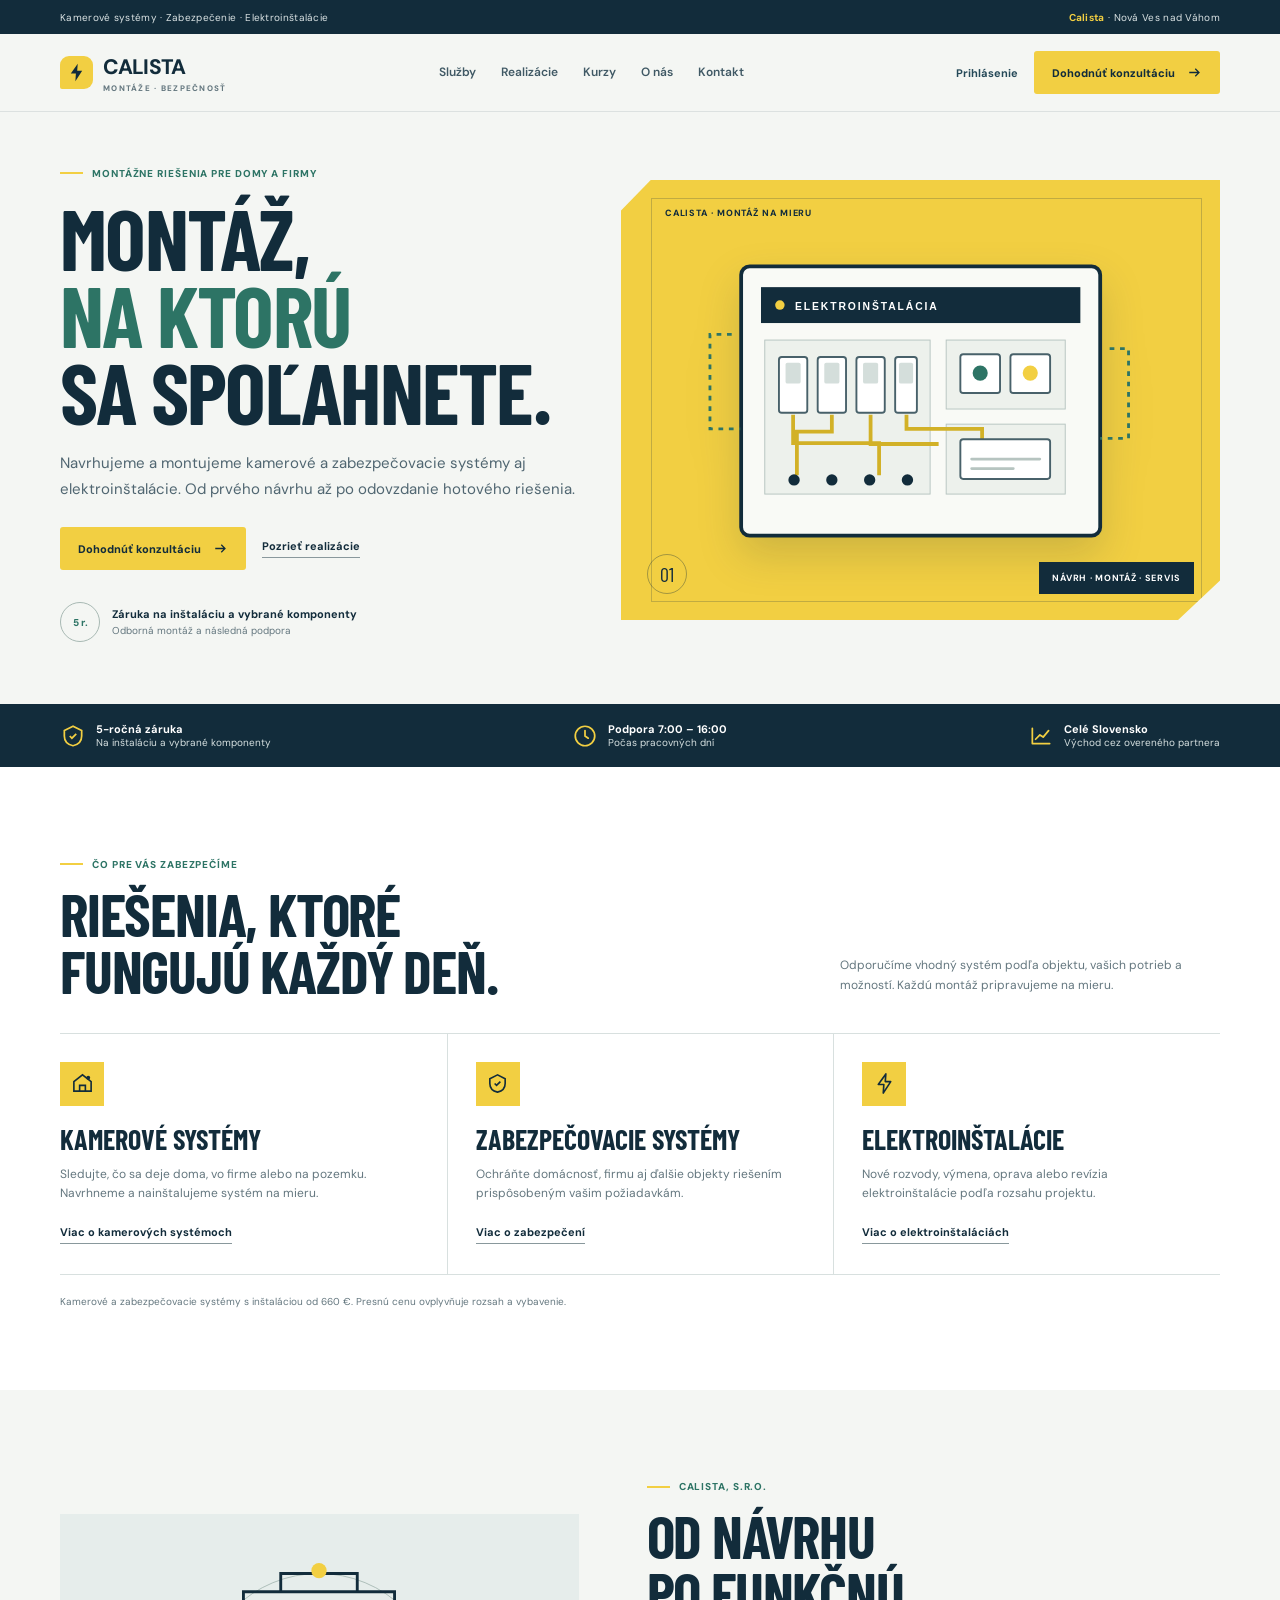
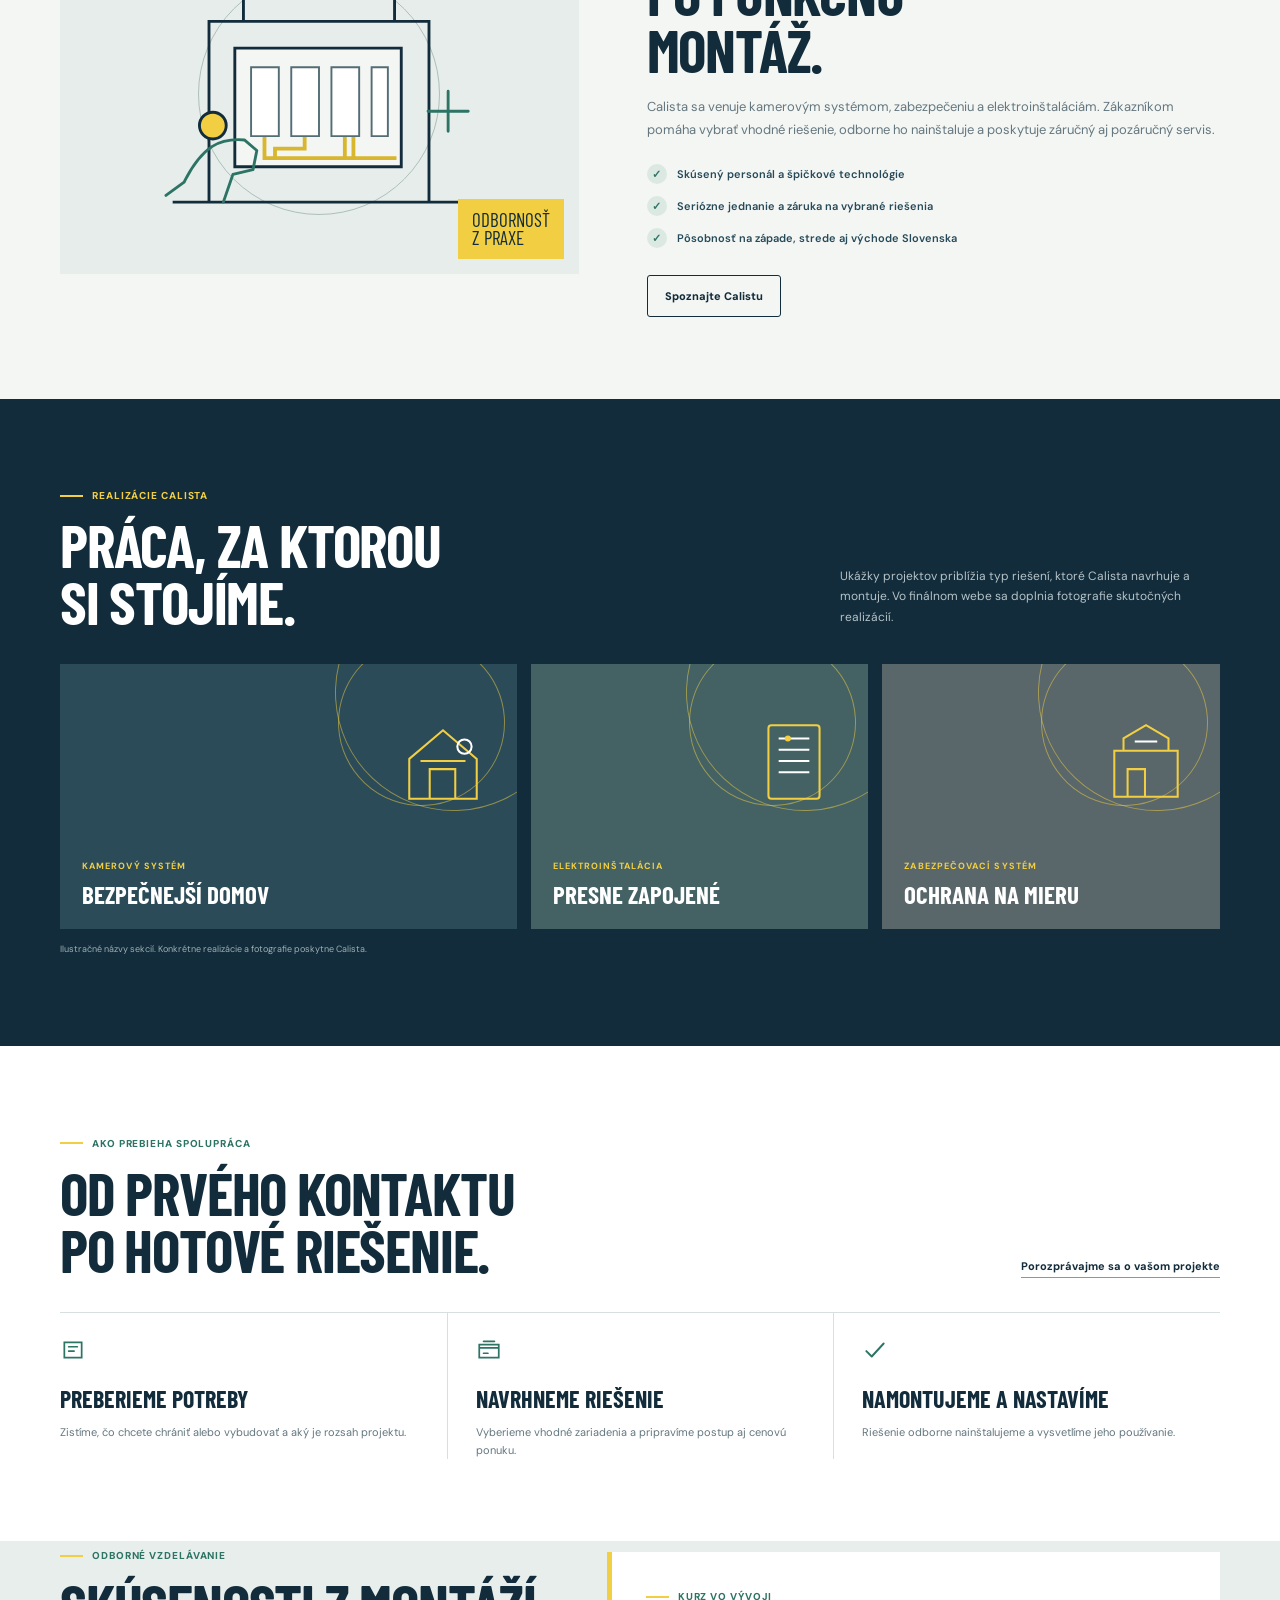
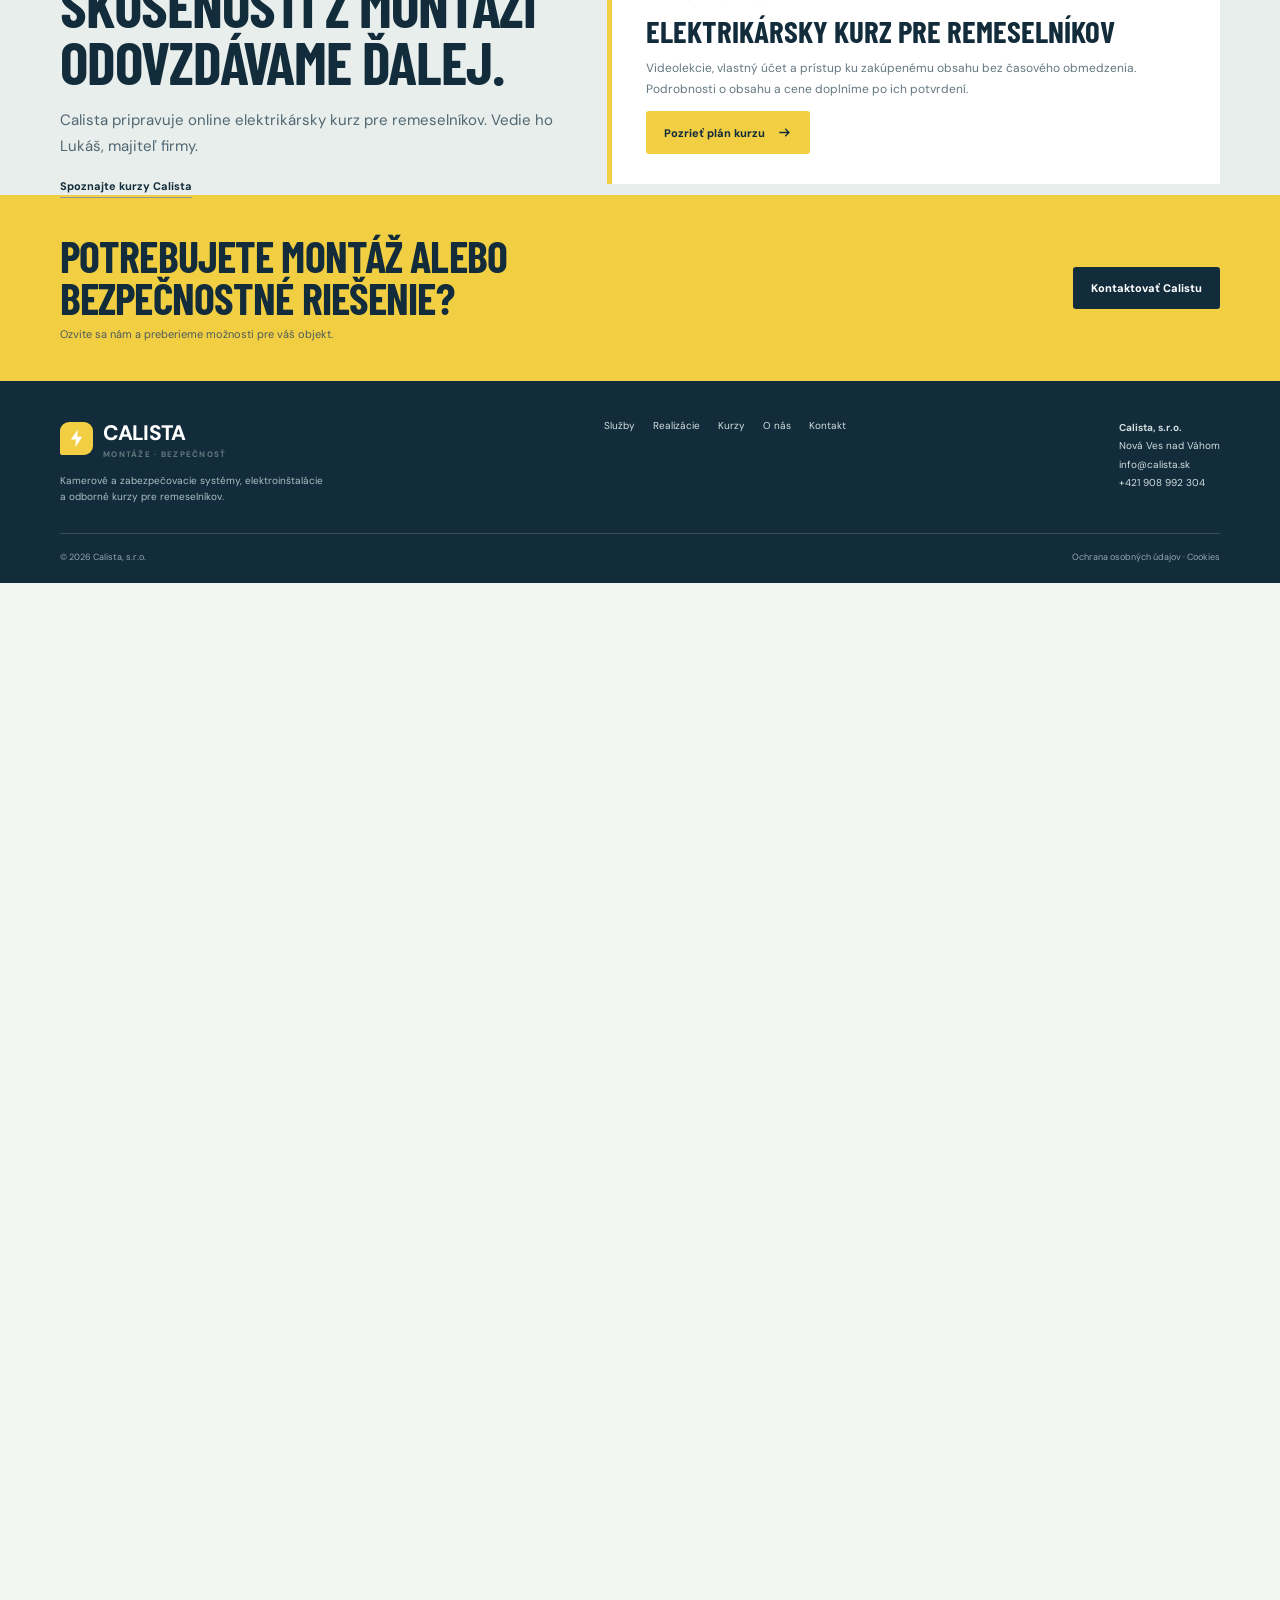
<file: index.html>
<!doctype html>
<html lang="sk">
<head>
  <meta charset="utf-8">
  <meta name="viewport" content="width=device-width, initial-scale=1">
  <meta http-equiv="refresh" content="0; url=/calista-multipage/">
  <title>Calista | Montáže a bezpečnosť</title>
  <link rel="canonical" href="/calista-multipage/">
</head>
<body>
  <p>Stránka Calista sa otvára. Ak sa nepresmerujete automaticky, <a href="/calista-multipage/">pokračujte na web Calista</a>.</p>
</body>
</html>
</file>
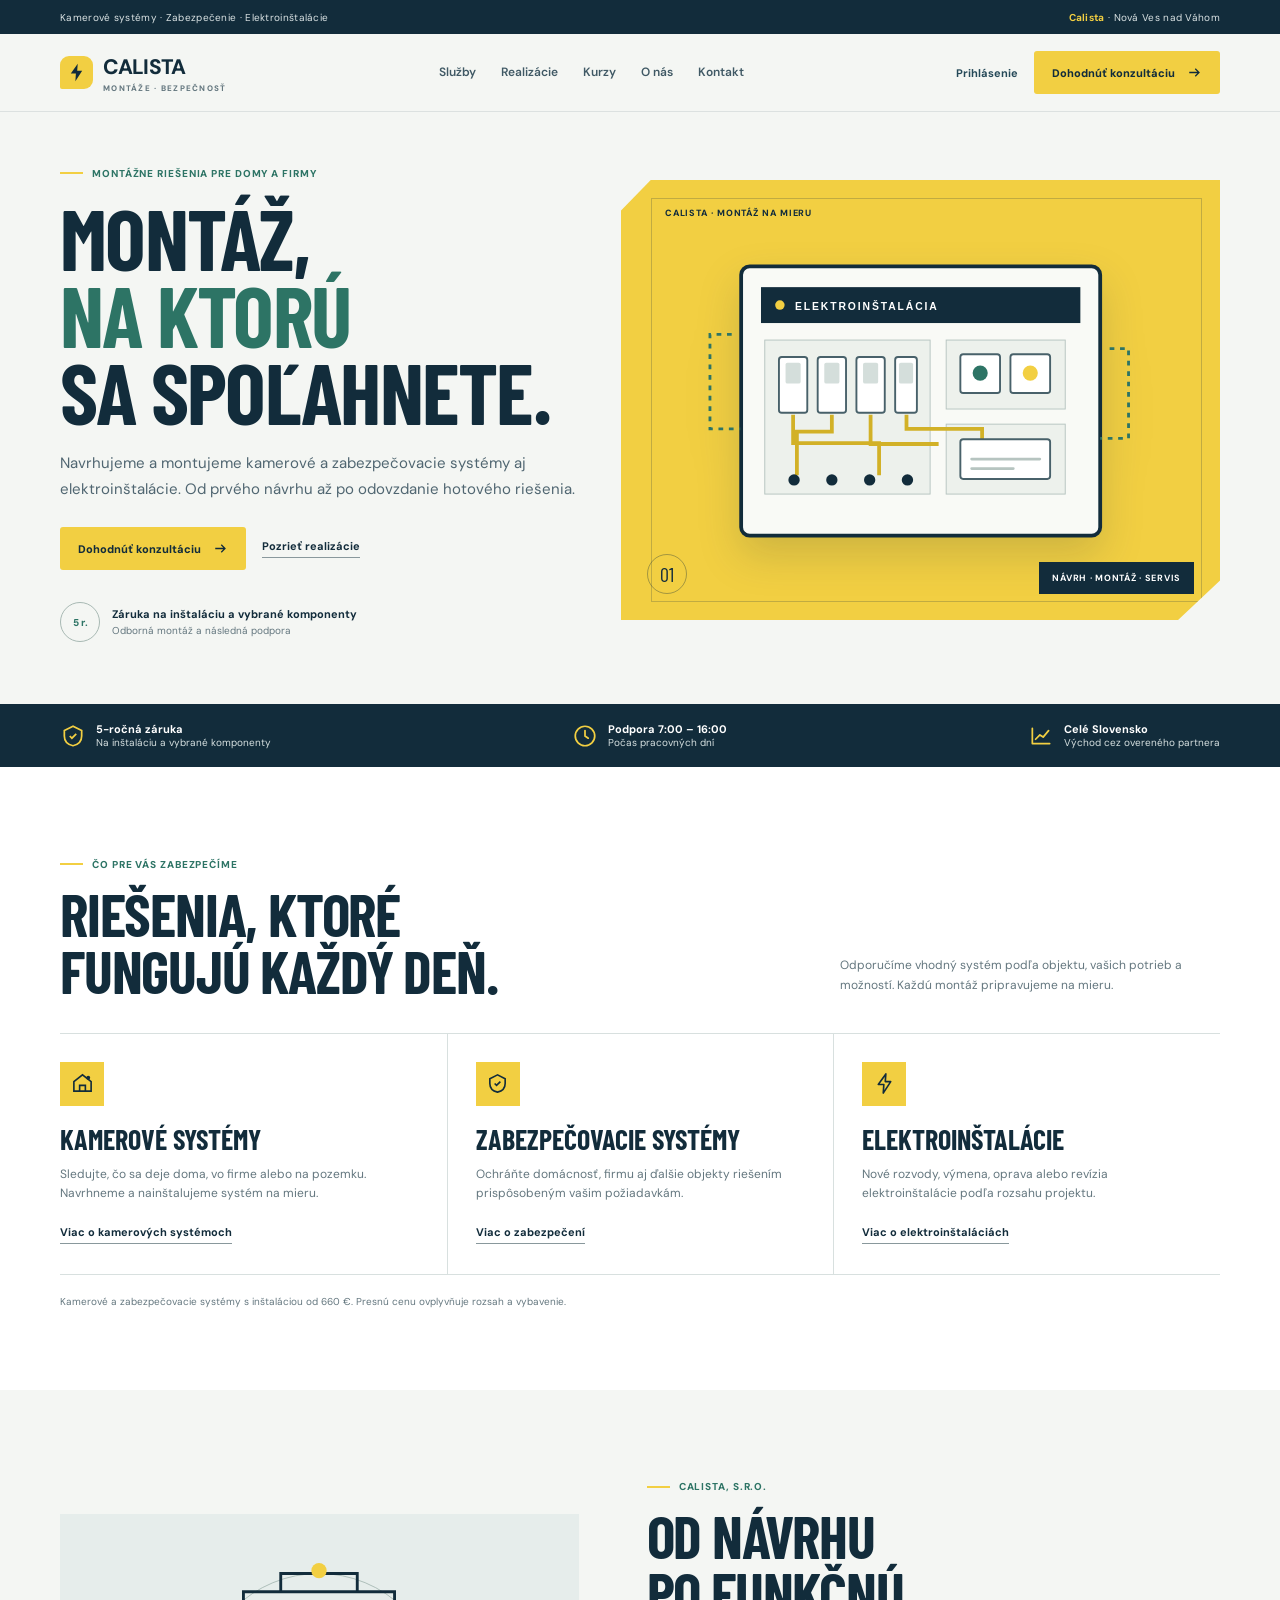
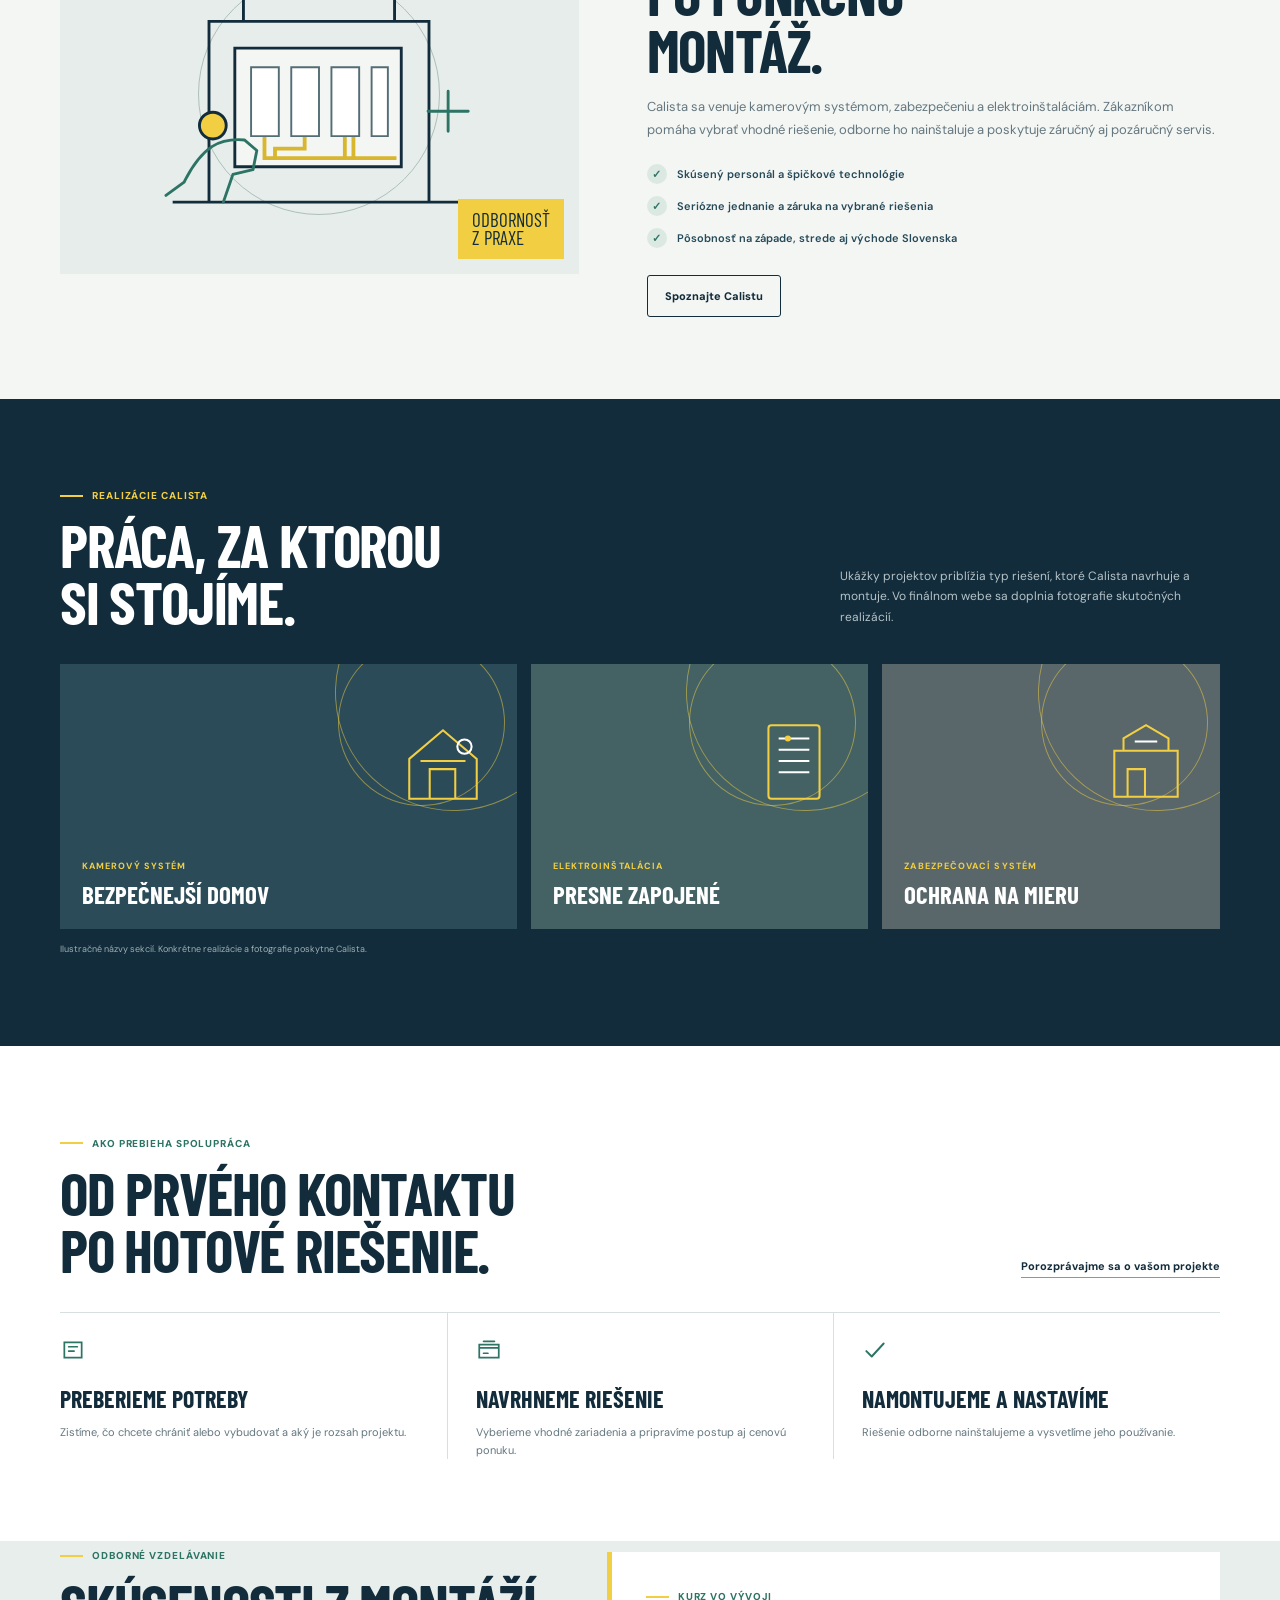
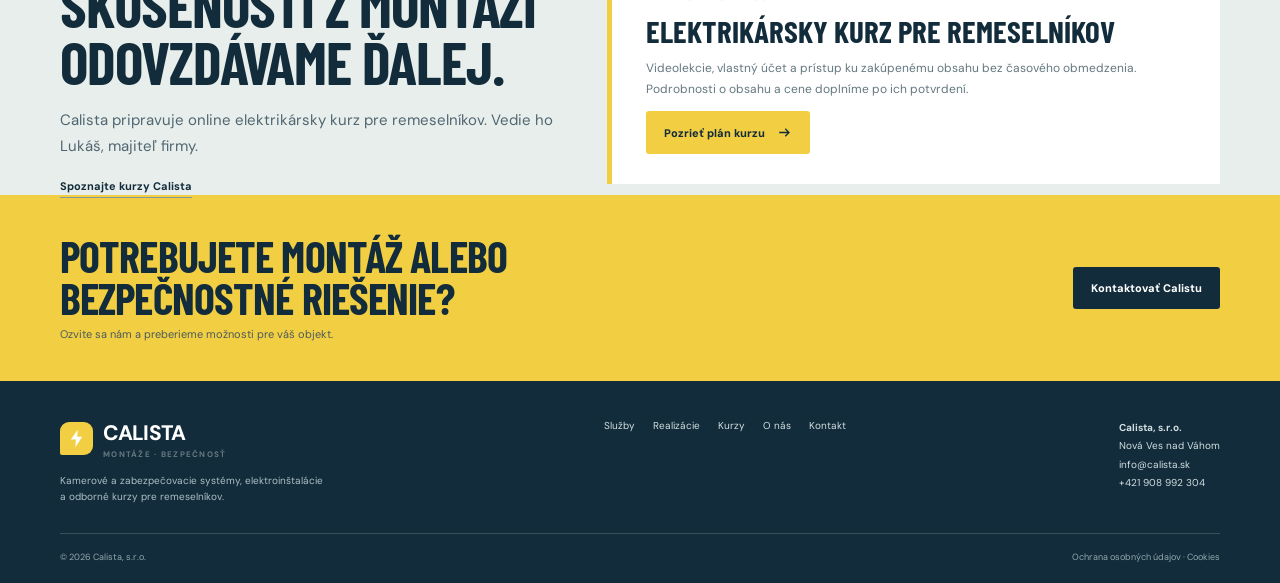
<file: calista-multipage/index.html>
<!doctype html>
<html lang="sk">
<head>
  <meta charset="utf-8"><meta name="viewport" content="width=device-width, initial-scale=1"><meta name="theme-color" content="#122c3b">
  <title>Calista | Kamerové systémy, zabezpečenie a elektroinštalácie</title><link rel="icon" href="assets/favicon.svg" type="image/svg+xml">
  <meta name="description" content="Calista navrhuje a montuje kamerové a zabezpečovacie systémy a elektroinštalácie. Pozrite si služby a realizácie alebo si dohodnite konzultáciu.">
  <link rel="stylesheet" href="assets/site.css">
</head>
<body data-page="home">
  <div class="topbar"><div class="container"><span>Kamerové systémy · Zabezpečenie · Elektroinštalácie</span><span><strong>Calista</strong> · Nová Ves nad Váhom</span></div></div>
  <header class="header"><div class="container nav">
    <a class="brand" href="index.html"><span class="brand-mark"><svg viewBox="0 0 24 24" fill="none"><path d="M13.4 2 5.5 13h5.8L10.7 22l7.8-12h-5.7L13.4 2Z" fill="currentColor"/></svg></span><span>CALISTA<small>MONTÁŽE · BEZPEČNOSŤ</small></span></a>
    <nav class="nav-links"><a data-page-link="services" href="sluzby.html">Služby</a><a data-page-link="work" href="realizacie.html">Realizácie</a><a data-page-link="courses" href="kurzy.html">Kurzy</a><a data-page-link="about" href="o-nas.html">O nás</a><a data-page-link="contact" href="kontakt.html">Kontakt</a></nav>
    <div class="nav-actions"><a class="login-link" href="prihlasenie.html">Prihlásenie</a><a class="btn" href="kontakt.html">Dohodnúť konzultáciu <svg viewBox="0 0 20 20" fill="none"><path d="M3 10h13m-5-5 5 5-5 5" stroke="currentColor" stroke-width="1.7"/></svg></a><button class="menu-toggle" aria-label="Otvoriť menu" aria-expanded="false"><svg width="22" height="22" viewBox="0 0 24 24" fill="none"><path d="M4 7h16M4 12h16M4 17h16" stroke="currentColor" stroke-width="1.7"/></svg></button></div>
  </div></header>
  <main>
    <section class="hero"><div class="container hero-grid"><div class="hero-copy"><div class="eyebrow">Montážne riešenia pre domy a firmy</div><h1>Montáž,<br><span>na ktorú</span><br>sa spoľahnete.</h1><p class="lead">Navrhujeme a montujeme kamerové a zabezpečovacie systémy aj elektroinštalácie. Od prvého návrhu až po odovzdanie hotového riešenia.</p><div class="hero-actions"><a class="btn" href="kontakt.html">Dohodnúť konzultáciu <svg viewBox="0 0 20 20" fill="none"><path d="M3 10h13m-5-5 5 5-5 5" stroke="currentColor" stroke-width="1.7"/></svg></a><a class="text-link" href="realizacie.html">Pozrieť realizácie</a></div><div class="hero-proof"><span class="proof-seal">5 r.</span><span><b>Záruka na inštaláciu a vybrané komponenty</b>Odborná montáž a následná podpora</span></div></div>
      <div class="hero-visual"><div class="visual-label">Calista · Montáž na mieru</div><svg class="panel-art" viewBox="0 0 520 380" role="img" aria-label="Ilustrácia elektroinštalačného rozvádzača"><rect x="70" y="48" width="380" height="285" rx="9" fill="#f9faf6" stroke="#122c3b" stroke-width="4"/><rect x="91" y="70" width="338" height="38" fill="#122c3b"/><circle cx="111" cy="89" r="5" fill="#f2cf42"/><text x="127" y="94" fill="#fff" font-family="Arial,sans-serif" font-size="11" font-weight="700" letter-spacing="2">ELEKTROINŠTALÁCIA</text><rect x="95" y="126" width="175" height="163" fill="#edf1ec" stroke="#b6c4c0"/><rect x="287" y="126" width="126" height="73" fill="#edf1ec" stroke="#b6c4c0"/><rect x="287" y="215" width="126" height="74" fill="#edf1ec" stroke="#b6c4c0"/><g fill="#fff" stroke="#48616a" stroke-width="2"><rect x="110" y="144" width="30" height="59" rx="3"/><rect x="151" y="144" width="30" height="59" rx="3"/><rect x="192" y="144" width="30" height="59" rx="3"/><rect x="233" y="144" width="23" height="59" rx="3"/></g><g fill="#d4dedb"><rect x="117" y="150" width="16" height="22" rx="2"/><rect x="158" y="150" width="16" height="22" rx="2"/><rect x="199" y="150" width="16" height="22" rx="2"/><rect x="237" y="150" width="15" height="22" rx="2"/></g><g stroke="#d2b127" stroke-width="4" fill="none"><path d="M125 205v30h91v34M166 205v18h-37v46M207 205v31h72M245 205v15h80v39"/></g><g fill="#122c3b"><circle cx="126" cy="274" r="6"/><circle cx="166" cy="274" r="6"/><circle cx="206" cy="274" r="6"/><circle cx="246" cy="274" r="6"/></g><g fill="#fff" stroke="#48616a" stroke-width="2"><rect x="302" y="141" width="42" height="41" rx="3"/><rect x="355" y="141" width="42" height="41" rx="3"/><rect x="302" y="231" width="95" height="42" rx="3"/></g><circle cx="323" cy="161" r="8" fill="#2d7465"/><circle cx="376" cy="161" r="8" fill="#f2cf42"/><path d="M314 252h72M314 262h44" stroke="#b6c4c0" stroke-width="3" stroke-linecap="round"/><path d="M60 120H37v100h32M460 135h20v95h-30" fill="none" stroke="#2d7465" stroke-width="3" stroke-dasharray="5 6"/></svg><span class="visual-mark">01</span><span class="visual-tag">Návrh · Montáž · Servis</span></div>
    </div></section>
    <section class="trustbar"><div class="container"><div class="trust-item"><svg class="trust-icon" viewBox="0 0 24 24" fill="none"><path d="M12 3 4 7v5c0 5 3.5 8 8 9 4.5-1 8-4 8-9V7l-8-4Z" stroke="currentColor" stroke-width="1.6"/><path d="m9 12 2 2 4-4" stroke="currentColor" stroke-width="1.6"/></svg><span><strong>5-ročná záruka</strong>Na inštaláciu a vybrané komponenty</span></div><div class="trust-item"><svg class="trust-icon" viewBox="0 0 24 24" fill="none"><circle cx="12" cy="12" r="9" stroke="currentColor" stroke-width="1.6"/><path d="M12 7v5l3 2" stroke="currentColor" stroke-width="1.6" stroke-linecap="round"/></svg><span><strong>Podpora 7:00 – 16:00</strong>Počas pracovných dní</span></div><div class="trust-item"><svg class="trust-icon" viewBox="0 0 24 24" fill="none"><path d="M4 19V5m0 14h16M7 15l4-4 3 2 5-6" stroke="currentColor" stroke-width="1.6" stroke-linecap="round" stroke-linejoin="round"/></svg><span><strong>Celé Slovensko</strong>Východ cez overeného partnera</span></div></div></section>
    <section class="section section-white"><div class="container"><div class="section-head"><div><div class="eyebrow">Čo pre vás zabezpečíme</div><h2>Riešenia, ktoré<br>fungujú každý deň.</h2></div><p>Odporučíme vhodný systém podľa objektu, vašich potrieb a možností. Každú montáž pripravujeme na mieru.</p></div><div class="service-grid">
      <article class="service-card"><span class="service-icon"><svg viewBox="0 0 24 24" fill="none"><path d="M3 10 12 3l9 7v10H3V10Z" stroke="currentColor" stroke-width="1.7"/><path d="M9 20v-6h6v6" stroke="currentColor" stroke-width="1.7"/><circle cx="18" cy="6" r="2" fill="currentColor"/></svg></span><h3>Kamerové systémy</h3><p>Sledujte, čo sa deje doma, vo firme alebo na pozemku. Navrhneme a nainštalujeme systém na mieru.</p><a class="text-link" href="sluzby.html#kamerove">Viac o kamerových systémoch</a></article>
      <article class="service-card"><span class="service-icon"><svg viewBox="0 0 24 24" fill="none"><path d="M12 3 4 7v5c0 5 3.5 8 8 9 4.5-1 8-4 8-9V7l-8-4Z" stroke="currentColor" stroke-width="1.7"/><path d="m9 12 2 2 4-4" stroke="currentColor" stroke-width="1.7"/></svg></span><h3>Zabezpečovacie systémy</h3><p>Ochráňte domácnosť, firmu aj ďalšie objekty riešením prispôsobeným vašim požiadavkám.</p><a class="text-link" href="sluzby.html#zabezpecenie">Viac o zabezpečení</a></article>
      <article class="service-card"><span class="service-icon"><svg viewBox="0 0 24 24" fill="none"><path d="M13.4 2 5.5 13h5.8L10.7 22l7.8-12h-5.7L13.4 2Z" stroke="currentColor" stroke-width="1.7" stroke-linejoin="round"/></svg></span><h3>Elektroinštalácie</h3><p>Nové rozvody, výmena, oprava alebo revízia elektroinštalácie podľa rozsahu projektu.</p><a class="text-link" href="sluzby.html#elektro">Viac o elektroinštaláciách</a></article>
    </div><p style="margin:20px 0 0;font-size:10px;color:var(--muted)">Kamerové a zabezpečovacie systémy s inštaláciou od 660 €. Presnú cenu ovplyvňuje rozsah a vybavenie.</p></div></section>
    <section class="section"><div class="container split"><div class="illustration"><svg viewBox="0 0 460 320" fill="none" role="img" aria-label="Ilustrácia montážneho rozvádzača a elektroinštalatéra"><path d="M77 273h306M115 273V84h230v189" stroke="#122c3b" stroke-width="3"/><path d="M142 112h174v124H142z" fill="#f4f6f3" stroke="#122c3b" stroke-width="3"/><path d="M159 132h29v72h-29zM201 132h29v72h-29zM243 132h29v72h-29zM285 132h17v72h-17z" fill="white" stroke="#536d75" stroke-width="2"/><path d="M173 205v22h93v-22M215 205v12h-31v10M257 205v22h54" stroke="#d8b62d" stroke-width="4"/><path d="M151 84V53h158v31M190 53V34h80v19" stroke="#122c3b" stroke-width="3"/><circle cx="230" cy="31" r="8" fill="#f2cf42"/><path d="M344 178h42M365 157v42M89 252c9-18 17-29 29-37 11-7 22-8 34-7l13 11-4 20-21 5-10 29M89 252l-19 14" stroke="#2d7465" stroke-width="3" stroke-linecap="round" stroke-linejoin="round"/><circle cx="119" cy="193" r="14" fill="#f2cf42" stroke="#122c3b" stroke-width="3"/></svg><span class="sticker">Odbornosť<br>z praxe</span></div><div class="copy"><div class="eyebrow">Calista, s.r.o.</div><h2>Od návrhu<br>po funkčnú<br>montáž.</h2><p>Calista sa venuje kamerovým systémom, zabezpečeniu a elektroinštaláciám. Zákazníkom pomáha vybrať vhodné riešenie, odborne ho nainštaluje a poskytuje záručný aj pozáručný servis.</p><div class="check-list"><span class="check"><i>✓</i> Skúsený personál a špičkové technológie</span><span class="check"><i>✓</i> Seriózne jednanie a záruka na vybrané riešenia</span><span class="check"><i>✓</i> Pôsobnosť na západe, strede aj východe Slovenska</span></div><a class="btn btn-outline" href="o-nas.html">Spoznajte Calistu</a></div></div></section>
    <section class="section projects-dark"><div class="container"><div class="section-head"><div><div class="eyebrow">Realizácie Calista</div><h2>Práca, za ktorou<br>si stojíme.</h2></div><p>Ukážky projektov priblížia typ riešení, ktoré Calista navrhuje a montuje. Vo finálnom webe sa doplnia fotografie skutočných realizácií.</p></div><div class="project-grid">
      <a class="project-tile" href="realizacie.html"><svg class="project-illustration" viewBox="0 0 90 100" fill="none"><path d="M12 45 45 17l33 28v39H12V45Z" stroke="currentColor" stroke-width="2"/><path d="M32 84V55h25v29M23 47h44" stroke="currentColor" stroke-width="2"/><circle cx="66" cy="33" r="7" stroke="#fff" stroke-width="2"/></svg><span class="project-caption"><small>Kamerový systém</small><h3>Bezpečnejší domov</h3></span></a>
      <a class="project-tile" href="realizacie.html"><svg class="project-illustration" viewBox="0 0 90 100" fill="none"><rect x="20" y="12" width="50" height="72" rx="3" stroke="currentColor" stroke-width="2"/><path d="M30 25h30M30 36h30M30 47h30M30 58h30" stroke="#fff" stroke-width="2"/><circle cx="39" cy="25" r="3" fill="currentColor"/></svg><span class="project-caption"><small>Elektroinštalácia</small><h3>Presne zapojené</h3></span></a>
      <a class="project-tile" href="realizacie.html"><svg class="project-illustration" viewBox="0 0 90 100" fill="none"><path d="M14 37h62v45H14zM23 37V25l22-13 22 13v12M27 82V55h17v27" stroke="currentColor" stroke-width="2"/><path d="M34 28h22" stroke="#fff" stroke-width="2"/></svg><span class="project-caption"><small>Zabezpečovací systém</small><h3>Ochrana na mieru</h3></span></a>
    </div><p class="fineprint">Ilustračné názvy sekcií. Konkrétne realizácie a fotografie poskytne Calista.</p></div></section>
    <section class="section section-white"><div class="container"><div class="section-head"><div><div class="eyebrow">Ako prebieha spolupráca</div><h2>Od prvého kontaktu<br>po hotové riešenie.</h2></div><a class="text-link" href="kontakt.html">Porozprávajme sa o vašom projekte</a></div><div class="steps"><article class="step"><svg viewBox="0 0 24 24" fill="none"><path d="M4 5h16v14H4zM8 9h8M8 13h5" stroke="currentColor" stroke-width="1.6" stroke-linecap="round"/></svg><h3>Preberieme potreby</h3><p>Zistíme, čo chcete chrániť alebo vybudovať a aký je rozsah projektu.</p></article><article class="step"><svg viewBox="0 0 24 24" fill="none"><path d="M3 7h18v12H3zM3 10h18M7 15h4M7 4h10" stroke="currentColor" stroke-width="1.6" stroke-linecap="round"/></svg><h3>Navrhneme riešenie</h3><p>Vyberieme vhodné zariadenia a pripravíme postup aj cenovú ponuku.</p></article><article class="step"><svg viewBox="0 0 24 24" fill="none"><path d="m4 13 5 5L20 6" stroke="currentColor" stroke-width="1.8" stroke-linecap="round" stroke-linejoin="round"/></svg><h3>Namontujeme a nastavíme</h3><p>Riešenie odborne nainštalujeme a vysvetlíme jeho používanie.</p></article></div></div></section>
    <section class="course-strip"><div class="container course-layout"><div><div class="eyebrow">Odborné vzdelávanie</div><h2>Skúsenosti z montáží<br>odovzdávame ďalej.</h2><p class="lead">Calista pripravuje online elektrikársky kurz pre remeselníkov. Vedie ho Lukáš, majiteľ firmy.</p><a class="text-link" href="kurzy.html">Spoznajte kurzy Calista</a></div><div class="course-panel"><span class="eyebrow">Kurz vo vývoji</span><h3>Elektrikársky kurz pre remeselníkov</h3><p>Videolekcie, vlastný účet a prístup ku zakúpenému obsahu bez časového obmedzenia. Podrobnosti o obsahu a cene doplníme po ich potvrdení.</p><a class="btn" href="kurz-elektrikar.html">Pozrieť plán kurzu <svg viewBox="0 0 20 20" fill="none"><path d="M3 10h13m-5-5 5 5-5 5" stroke="currentColor" stroke-width="1.7"/></svg></a></div></div></section>
    <section class="cta-band"><div class="container cta-inner"><div><h2>Potrebujete montáž alebo bezpečnostné riešenie?</h2><p>Ozvite sa nám a preberieme možnosti pre váš objekt.</p></div><a class="btn btn-dark" href="kontakt.html">Kontaktovať Calistu</a></div></section>
  </main>
  <footer class="footer"><div class="container"><div class="footer-main"><div><a class="brand" href="index.html"><span class="brand-mark"><svg viewBox="0 0 24 24" fill="none"><path d="M13.4 2 5.5 13h5.8L10.7 22l7.8-12h-5.7L13.4 2Z" fill="currentColor"/></svg></span><span>CALISTA<small>MONTÁŽE · BEZPEČNOSŤ</small></span></a><p class="footer-note">Kamerové a zabezpečovacie systémy, elektroinštalácie a odborné kurzy pre remeselníkov.</p></div><div class="footer-links"><a href="sluzby.html">Služby</a><a href="realizacie.html">Realizácie</a><a href="kurzy.html">Kurzy</a><a href="o-nas.html">O nás</a><a href="kontakt.html">Kontakt</a></div><div class="footer-contact"><b>Calista, s.r.o.</b><br>Nová Ves nad Váhom<br><a href="mailto:info@calista.sk">info@calista.sk</a><br><a href="tel:+421908992304">+421 908 992 304</a></div></div><div class="footer-bottom"><span>© 2026 Calista, s.r.o.</span><span>Ochrana osobných údajov · Cookies</span></div></div></footer><div class="toast" role="status" aria-live="polite"></div><script src="assets/site.js"></script>
</body></html>
</file>
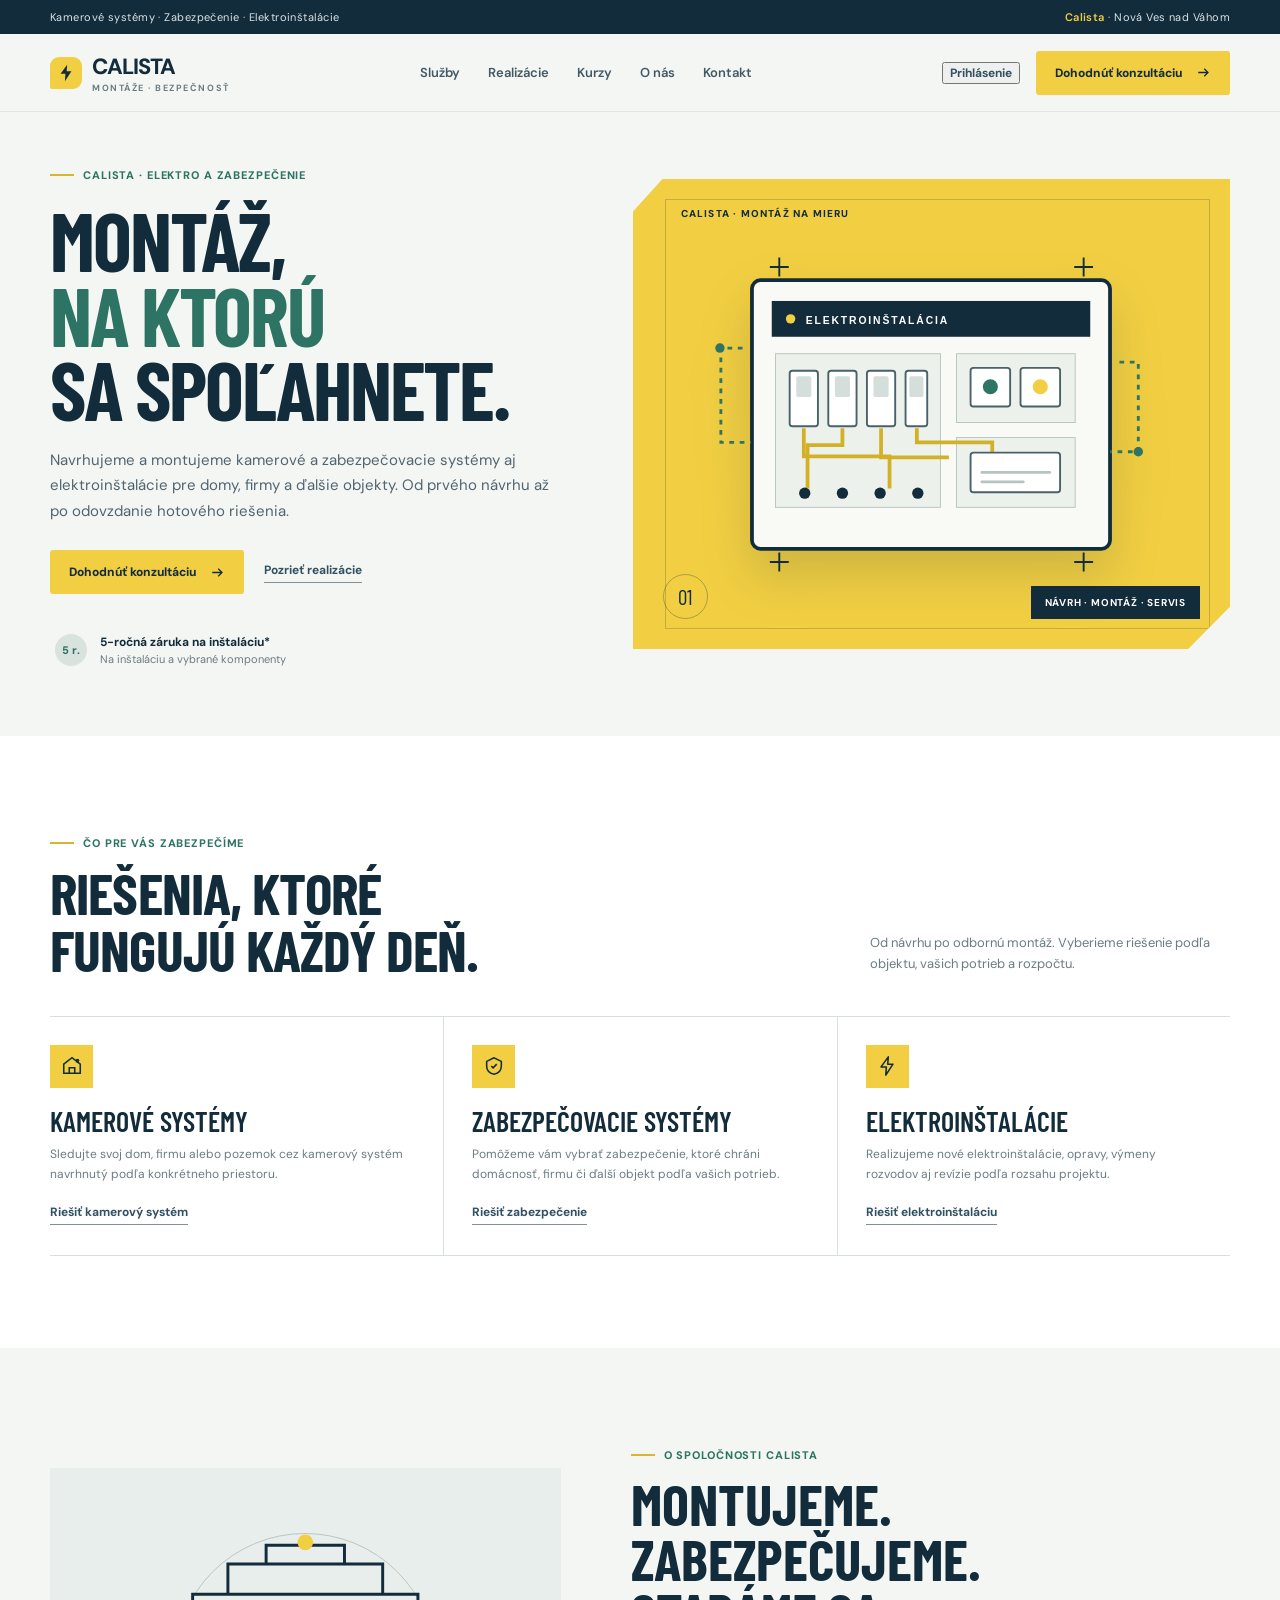
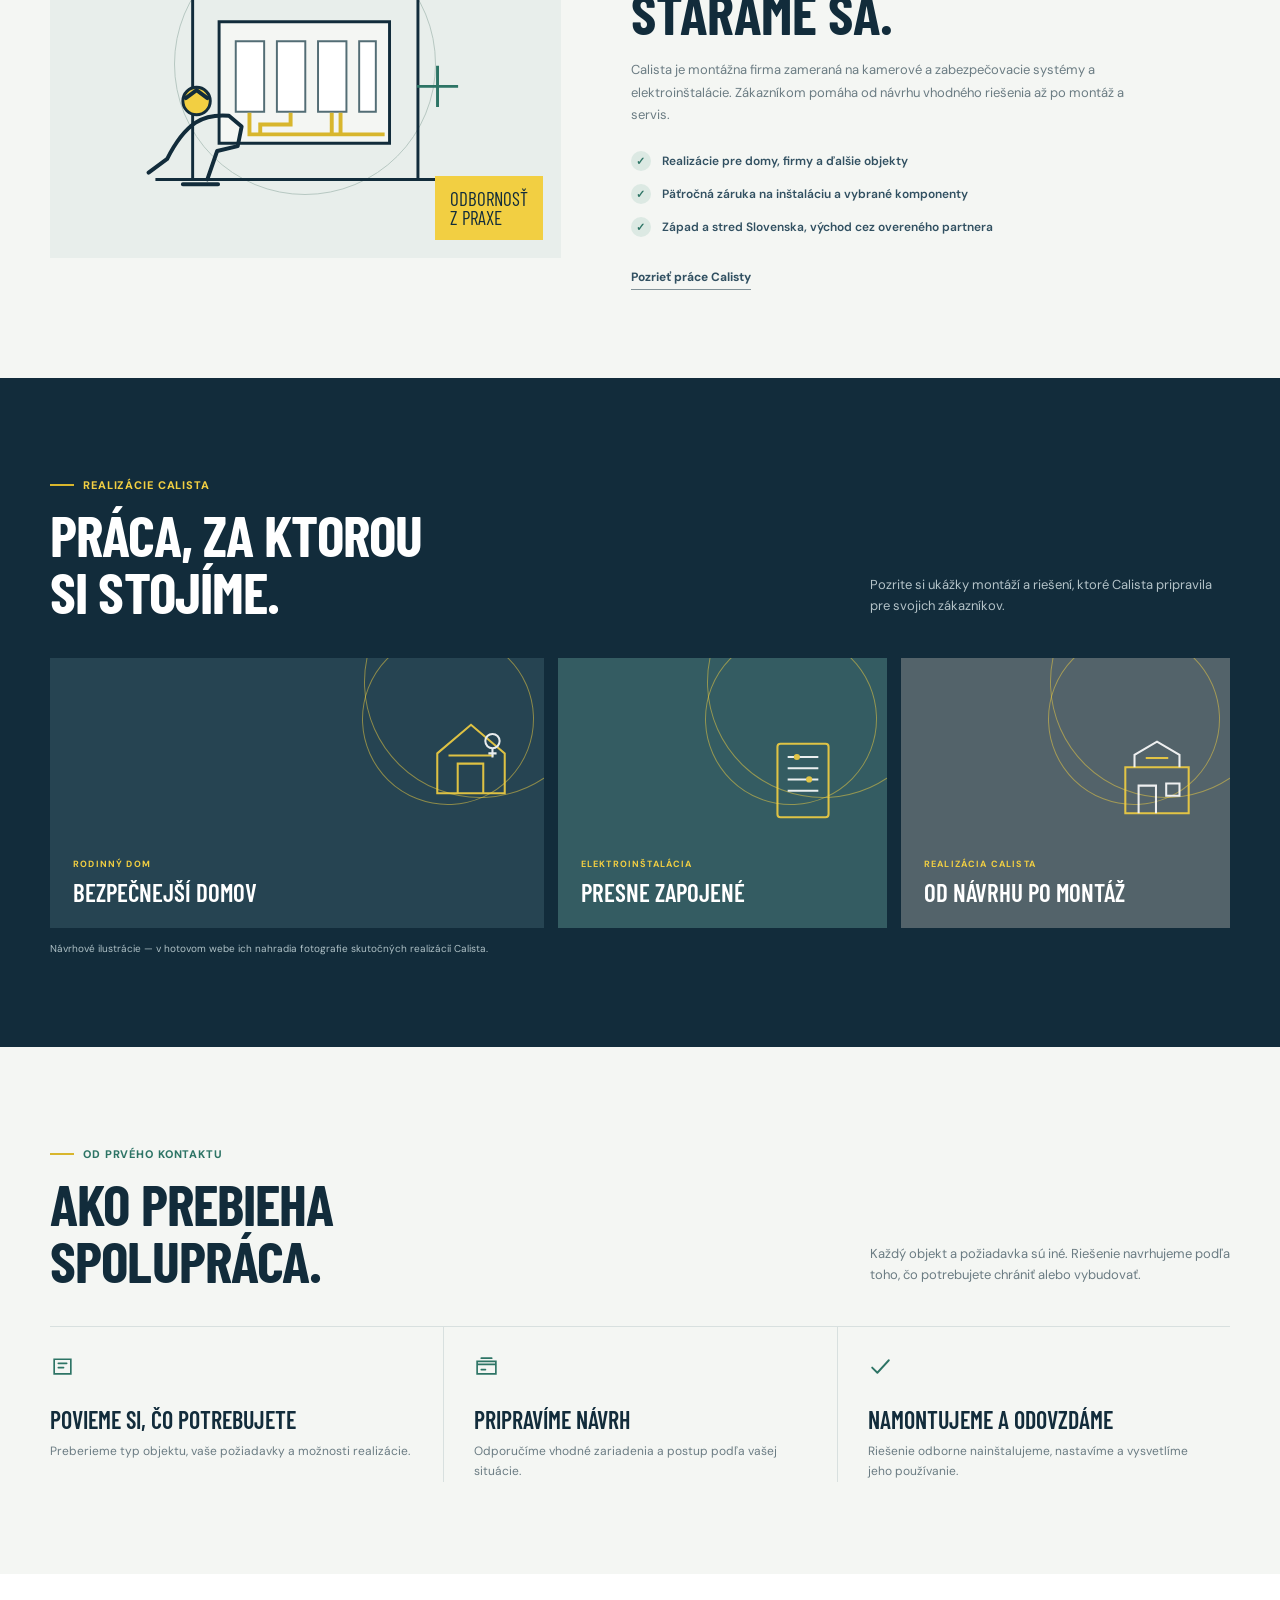
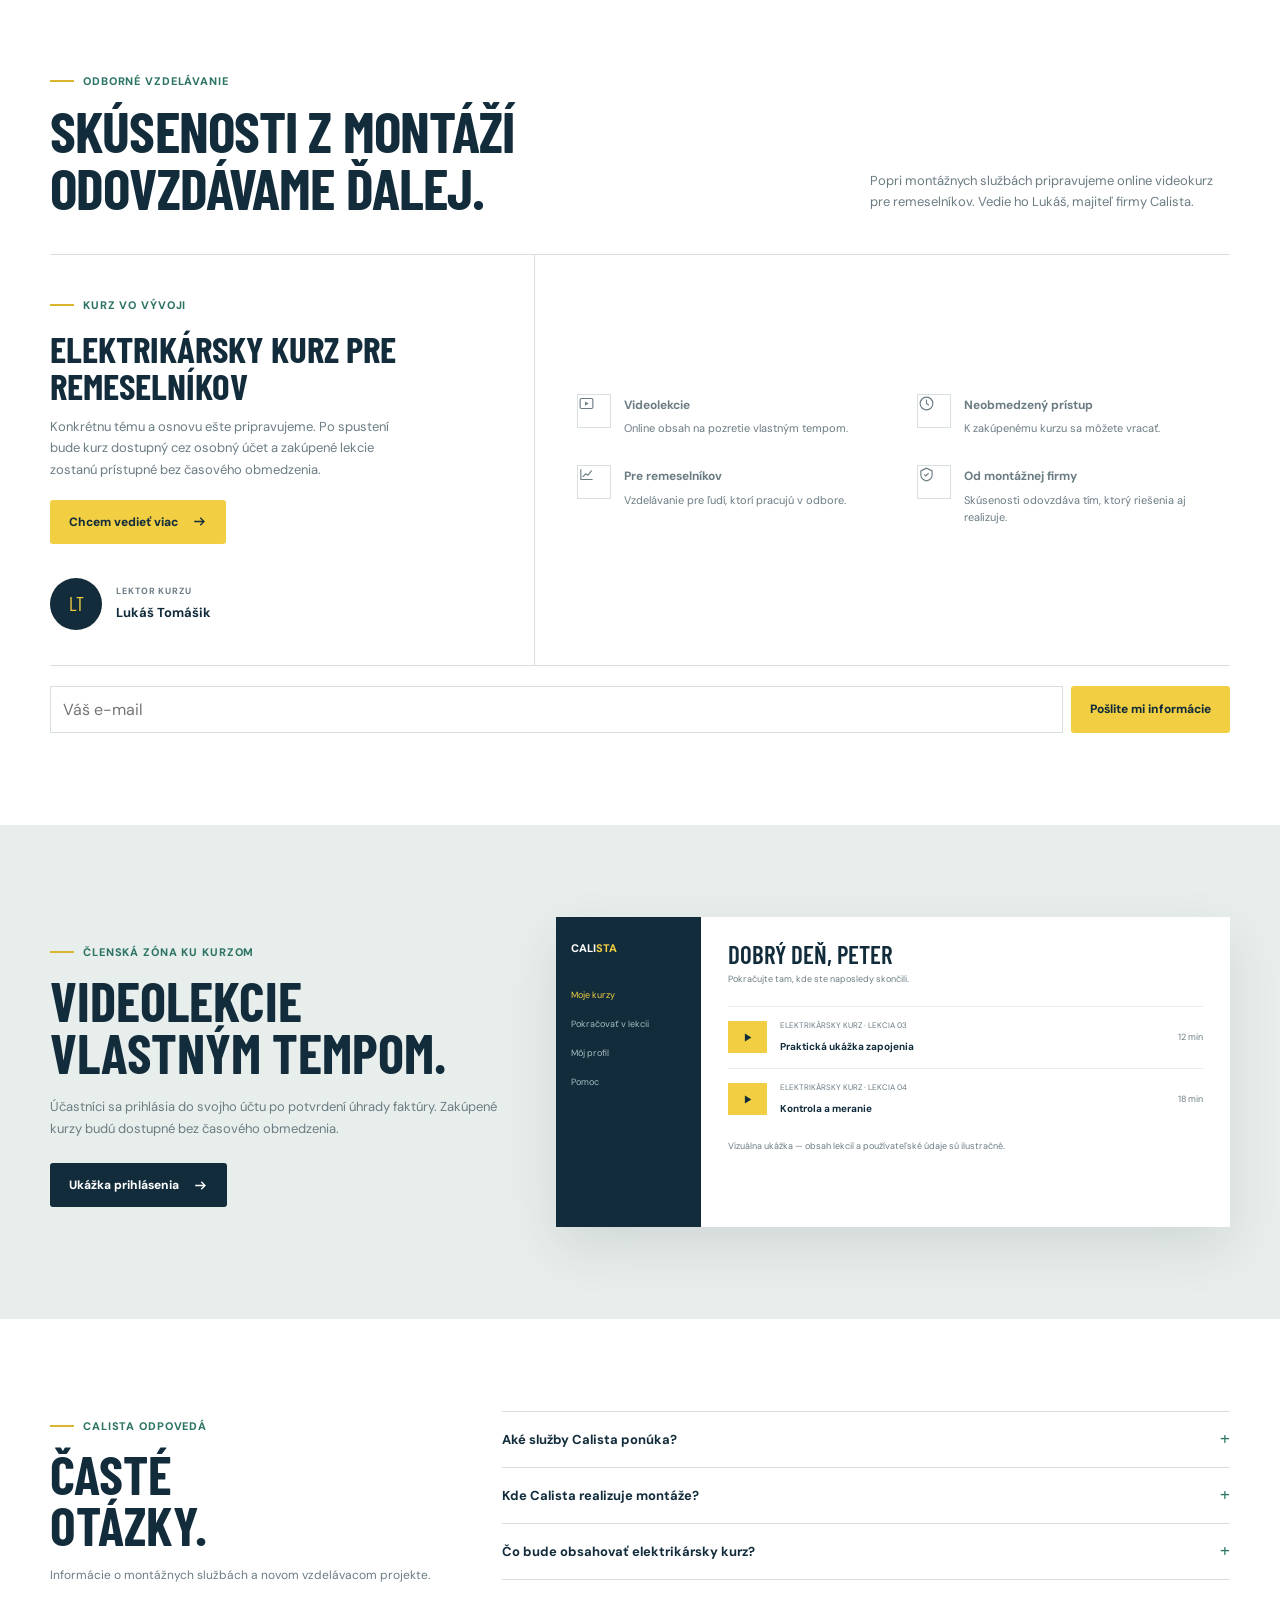
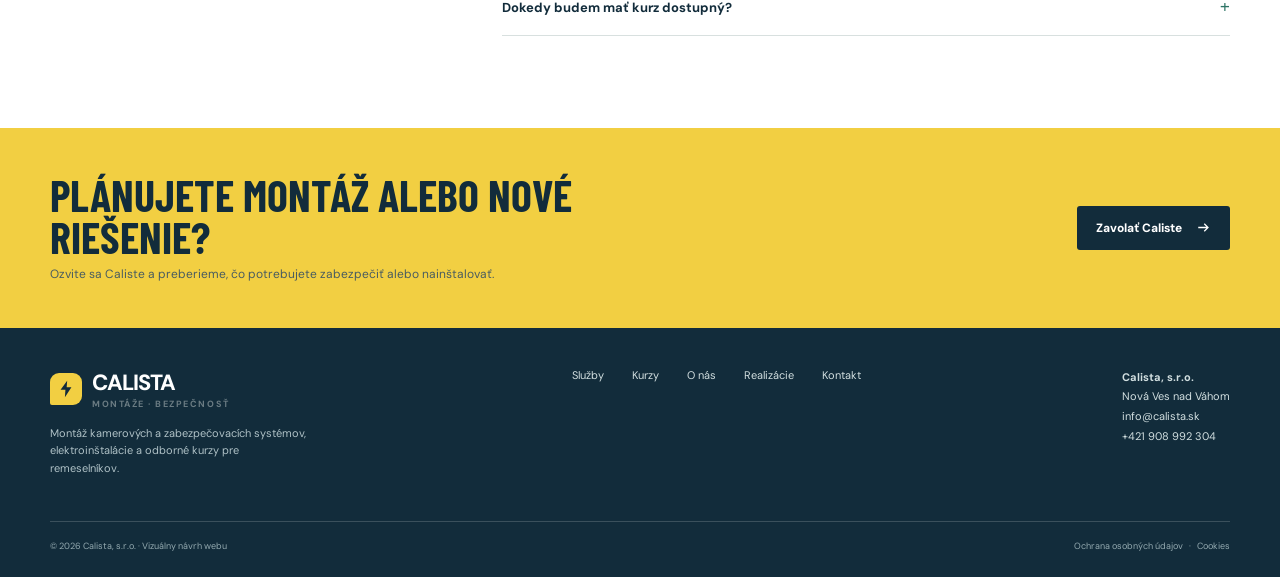
<file: calista-mockup.html>
<!doctype html>
<html lang="sk">
<head>
  <meta charset="utf-8">
  <meta name="viewport" content="width=device-width, initial-scale=1">
  <meta name="theme-color" content="#122c3b">
  <title>Calista | Kamerové systémy, zabezpečenie a elektroinštalácie</title>
  <meta name="description" content="Calista navrhuje a montuje kamerové a zabezpečovacie systémy a elektroinštalácie. Spoznajte naše služby, realizácie a odborné kurzy.">
  <link rel="preconnect" href="https://fonts.googleapis.com">
  <link rel="preconnect" href="https://fonts.gstatic.com" crossorigin>
  <link href="https://fonts.googleapis.com/css2?family=Barlow+Condensed:wght@500;600;700;800&family=DM+Sans:wght@400;500;600;700&display=swap" rel="stylesheet">
  <style>
    :root {
      --ink: #122c3b;
      --ink-soft: #315061;
      --paper: #f4f6f3;
      --white: #fff;
      --line: #d8e0df;
      --yellow: #f2cf42;
      --yellow-dark: #d8b62d;
      --muted: #6b7c83;
      --green: #2d7465;
      --display: "Barlow Condensed", "Arial Narrow", sans-serif;
      --body: "DM Sans", Arial, sans-serif;
    }
    * { box-sizing: border-box; }
    html { scroll-behavior: smooth; }
    body { margin: 0; background: var(--paper); color: var(--ink); font-family: var(--body); -webkit-font-smoothing: antialiased; }
    a { color: inherit; text-decoration: none; }
    button, input { font: inherit; }
    button, a { -webkit-tap-highlight-color: transparent; }
    .wrap { width: min(1180px, calc(100% - 48px)); margin-inline: auto; }
    .topline { height: 34px; background: var(--ink); color: #dbe3e4; font-size: 11px; letter-spacing: .04em; }
    .topline .wrap { height: 100%; display: flex; align-items: center; justify-content: space-between; }
    .topline strong { color: var(--yellow); font-weight: 600; }
    header { height: 78px; background: rgba(244,246,243,.96); border-bottom: 1px solid rgba(18,44,59,.08); position: sticky; top: 0; z-index: 10; backdrop-filter: blur(12px); }
    .nav { height: 100%; display: flex; align-items: center; justify-content: space-between; gap: 30px; }
    .brand { display: inline-flex; align-items: center; gap: 10px; font-weight: 800; letter-spacing: -.045em; font-size: 22px; }
    .brand-mark { width: 32px; height: 32px; border-radius: 9px 9px 9px 2px; background: var(--yellow); display: grid; place-items: center; color: var(--ink); }
    .brand-mark svg { width: 20px; height: 20px; }
    .brand small { display: block; color: var(--muted); font-size: 9px; letter-spacing: .17em; font-weight: 700; margin-top: 1px; }
    .nav-links { display: flex; gap: 28px; align-items: center; font-size: 13px; color: #425965; font-weight: 600; }
    .nav-links a:hover { color: var(--green); }
    .nav-actions { display: flex; align-items: center; gap: 16px; }
    .login-link { font-size: 12px; font-weight: 700; color: var(--ink-soft); }
    .button { border: 0; border-radius: 3px; background: var(--yellow); color: var(--ink); padding: 14px 19px; font-size: 12px; font-weight: 800; display: inline-flex; gap: 14px; align-items: center; cursor: pointer; transition: transform .18s, background .18s; }
    .button:hover { background: #ffdc51; transform: translateY(-2px); }
    .button svg { width: 15px; height: 15px; }
    .button-dark { background: var(--ink); color: var(--white); }
    .button-dark:hover { background: #214555; }
    .hero { overflow: hidden; padding: 48px 0 68px; position: relative; }
    .hero-grid { display: grid; grid-template-columns: .95fr 1.05fr; gap: 42px; align-items: center; }
    .eyebrow { display: inline-flex; align-items: center; gap: 9px; color: var(--green); font-size: 11px; font-weight: 800; letter-spacing: .08em; text-transform: uppercase; }
    .eyebrow:before { content: ""; width: 24px; height: 2px; background: var(--yellow-dark); }
    h1, h2, h3, p { margin-top: 0; }
    h1 { font-family: var(--display); text-transform: uppercase; font-size: clamp(52px, 6.4vw, 83px); line-height: .91; letter-spacing: -.025em; max-width: 610px; margin: 20px 0 22px; font-weight: 700; }
    h1 span { color: var(--green); }
    .hero-copy { max-width: 510px; color: #506571; line-height: 1.7; font-size: 15px; margin-bottom: 26px; }
    .hero-ctas { display: flex; align-items: center; flex-wrap: wrap; gap: 20px; }
    .text-link { border-bottom: 1px solid #819197; padding-bottom: 4px; font-size: 12px; font-weight: 700; color: var(--ink-soft); }
    .hero-proof { display: flex; align-items: center; gap: 11px; margin-top: 38px; font-size: 11px; line-height: 1.5; color: var(--muted); }
    .avatar { height: 36px; width: 36px; border-radius: 50%; background: #d9e3de; display: grid; place-items: center; color: var(--green); font-weight: 800; font-size: 11px; border: 2px solid var(--paper); }
    .avatar + .avatar { margin-left: -19px; }
    .proof-avatars { display: flex; padding-left: 3px; }
    .hero-proof b { display: block; color: var(--ink); font-size: 12px; }
    .hero-art { min-height: 470px; background: var(--yellow); position: relative; isolation: isolate; display: grid; place-items: center; clip-path: polygon(5% 0,100% 0,100% 91%,93% 100%,0 100%,0 7%); }
    .hero-art:before { content: ""; position: absolute; inset: 20px 20px 20px 32px; border: 1px solid rgba(18,44,59,.2); z-index: -1; }
    .art-issue { position: absolute; top: 28px; left: 48px; font-size: 10px; text-transform: uppercase; letter-spacing: .12em; font-weight: 800; }
    .art-tag { position: absolute; bottom: 30px; right: 30px; padding: 10px 14px; background: var(--ink); color: white; font-size: 10px; letter-spacing: .08em; text-transform: uppercase; font-weight: 700; }
    .board { width: 84%; max-width: 490px; filter: drop-shadow(0 24px 24px rgba(18,44,59,.16)); }
    .art-corner { position: absolute; left: 30px; bottom: 30px; width: 45px; height: 45px; border: 1px solid rgba(18,44,59,.3); border-radius: 50%; display: grid; place-items: center; font-family: var(--display); font-size: 21px; }
    .section { padding: 92px 0; }
    .section-white { background: var(--white); }
    .section-head { display: flex; justify-content: space-between; align-items: end; gap: 35px; margin-bottom: 38px; }
    .section-head h2 { font-family: var(--display); text-transform: uppercase; font-weight: 700; font-size: clamp(40px, 5vw, 58px); letter-spacing: -.015em; line-height: .98; margin: 14px 0 0; }
    .section-head p { color: var(--muted); max-width: 360px; font-size: 13px; line-height: 1.65; margin: 0 0 3px; }
    .course-feature { display: grid; grid-template-columns: .82fr 1.18fr; border-top: 1px solid var(--line); border-bottom: 1px solid var(--line); }
    .service-grid { display: grid; grid-template-columns: repeat(3,1fr); gap: 0; border-top: 1px solid var(--line); border-bottom: 1px solid var(--line); }
    .service-card { padding: 28px 28px 30px 0; min-height: 230px; display: flex; flex-direction: column; align-items: flex-start; }
    .service-card + .service-card { border-left: 1px solid var(--line); padding-left: 28px; }
    .service-symbol { width: 43px; height: 43px; display: grid; place-items: center; background: var(--yellow); color: var(--ink); margin-bottom: 19px; }
    .service-symbol svg { width: 22px; height: 22px; }
    .service-card h3 { font: 600 28px/1 var(--display); text-transform: uppercase; margin: 0 0 10px; }
    .service-card p { color: var(--muted); font-size: 12px; line-height: 1.65; margin: 0 0 20px; }
    .service-card .text-link { margin-top: auto; }
    .course-side { padding: 35px 38px 35px 0; }
    .course-side h3 { font-family: var(--display); font-size: 37px; line-height: 1; text-transform: uppercase; margin: 18px 0 12px; }
    .course-side p { color: var(--muted); font-size: 13px; line-height: 1.65; max-width: 360px; }
    .course-side .button { margin-top: 7px; }
    .course-detail { padding: 36px 0 36px 42px; border-left: 1px solid var(--line); display: grid; grid-template-columns: 1fr 1fr; gap: 28px; align-content: center; }
    .detail { display: flex; gap: 13px; align-items: flex-start; }
    .detail-icon { flex: 0 0 34px; height: 34px; display: grid; place-items: center; border: 1px solid var(--line); color: var(--green); }
    .detail-icon svg { width: 17px; height: 17px; }
    .detail b { font-size: 12px; display: block; margin: 2px 0 6px; }
    .detail span { color: var(--muted); font-size: 11px; line-height: 1.55; display: block; }
    .instructor { margin-top: 34px; display: flex; align-items: center; gap: 14px; }
    .instructor-pic { width: 52px; height: 52px; display: grid; place-items: center; background: var(--ink); color: var(--yellow); border-radius: 50%; font-family: var(--display); font-size: 19px; }
    .instructor small { display: block; text-transform: uppercase; letter-spacing: .1em; color: var(--muted); font-weight: 700; font-size: 9px; margin-bottom: 4px; }
    .instructor b { font-size: 13px; }
    .split { display: grid; grid-template-columns: .92fr 1.08fr; align-items: center; gap: 70px; }
    .about-graphic { position: relative; background: #e8eeeb; min-height: 390px; padding: 30px; overflow: hidden; }
    .about-graphic:after { content: ""; position: absolute; width: 260px; height: 260px; border: 1px solid #b7c8c2; border-radius: 50%; top: 65px; left: 50%; transform: translateX(-50%); }
    .about-graphic svg { position: relative; z-index: 1; width: 100%; max-width: 470px; display: block; margin: 14px auto 0; }
    .about-note { position: absolute; z-index: 2; right: 18px; bottom: 18px; background: var(--yellow); padding: 13px 15px; font-family: var(--display); text-transform: uppercase; font-size: 19px; line-height: 1; }
    .about-copy h2 { font: 700 clamp(40px, 5vw, 57px)/.95 var(--display); text-transform: uppercase; margin: 14px 0 20px; }
    .about-copy p { color: var(--muted); font-size: 13px; line-height: 1.75; max-width: 510px; }
    .checks { margin: 24px 0 28px; display: grid; gap: 13px; }
    .check { display: flex; gap: 11px; align-items: center; color: var(--ink-soft); font-size: 12px; font-weight: 600; }
    .check i { font-style: normal; display: grid; place-items: center; width: 20px; height: 20px; border-radius: 50%; background: #dce9e3; color: var(--green); font-size: 11px; }
    .projects { background: var(--ink); color: white; }
    .projects .eyebrow { color: var(--yellow); }
    .projects .section-head p { color: #b4c3c8; }
    .project-grid { display: grid; grid-template-columns: 1.2fr .8fr .8fr; gap: 14px; }
    .project { min-height: 270px; background: #264452; position: relative; overflow: hidden; display: flex; align-items: end; padding: 23px; }
    .project:nth-child(2) { background: #345c62; }
    .project:nth-child(3) { background: #53636a; }
    .project:before, .project:after { content: ""; position: absolute; border: 1px solid rgba(242,207,66,.5); transform: rotate(-24deg); }
    .project:before { width: 230px; height: 230px; right: -52px; top: -92px; border-radius: 50%; }
    .project:after { width: 170px; height: 170px; right: 10px; top: -25px; border-radius: 50%; }
    .project-art { position: absolute; right: 27px; top: 48px; z-index: 1; opacity: .9; }
    .project-art svg { width: 92px; height: 105px; }
    .project:nth-child(2) .project-art { top: 72px; right: 38px; }
    .project:nth-child(3) .project-art { top: 70px; right: 27px; }
    .project-copy { position: relative; z-index: 2; }
    .project-copy small { color: var(--yellow); font-size: 9px; letter-spacing: .13em; text-transform: uppercase; font-weight: 700; }
    .project-copy h3 { font: 600 25px/1 var(--display); text-transform: uppercase; margin: 8px 0 0; }
    .project-disclaimer { color: #afc1c6; font-size: 10px; margin-top: 14px; }
    .how-grid { display: grid; grid-template-columns: repeat(3,1fr); border-top: 1px solid var(--line); }
    .how-step { padding: 27px 30px 0 0; }
    .how-step + .how-step { border-left: 1px solid var(--line); padding-left: 30px; }
    .step-symbol { color: var(--green); margin-bottom: 24px; }
    .step-symbol svg { width: 25px; height: 25px; }
    .how-step h3 { font: 600 24px/1 var(--display); text-transform: uppercase; margin-bottom: 10px; }
    .how-step p { color: var(--muted); font-size: 12px; line-height: 1.65; margin: 0; }
    .member { background: #e8eeeb; }
    .member-shell { display: grid; grid-template-columns: .8fr 1.2fr; gap: 56px; align-items: center; }
    .member-copy h2 { font: 700 clamp(40px, 5vw, 55px)/.95 var(--display); text-transform: uppercase; margin: 15px 0 18px; }
    .member-copy p { color: var(--muted); font-size: 13px; line-height: 1.7; margin-bottom: 23px; }
    .dashboard { background: white; box-shadow: 0 20px 50px rgba(18,44,59,.11); display: grid; grid-template-columns: 145px 1fr; min-height: 310px; }
    .dash-side { background: var(--ink); color: #d9e3e2; padding: 24px 15px; }
    .dash-brand { color: white; font-size: 11px; font-weight: 800; margin-bottom: 34px; }
    .dash-brand span { color: var(--yellow); }
    .dash-nav { font-size: 9px; color: #a9bdc1; display: grid; gap: 17px; }
    .dash-nav .active { color: var(--yellow); }
    .dash-content { padding: 25px 27px; }
    .dash-greeting { font: 600 25px/1 var(--display); text-transform: uppercase; margin: 0 0 6px; }
    .dash-desc { color: var(--muted); font-size: 9px; margin-bottom: 21px; }
    .lesson { display: flex; gap: 13px; border-top: 1px solid #e9eeee; padding: 13px 0; align-items: center; }
    .play { width: 39px; height: 32px; display: grid; place-items: center; background: var(--yellow); color: var(--ink); flex: 0 0 39px; }
    .play svg { width: 13px; height: 13px; }
    .lesson small { display: block; color: var(--muted); font-size: 8px; margin-bottom: 4px; }
    .lesson b { font-size: 10px; }
    .lesson-time { margin-left: auto; color: var(--muted); font-size: 9px; }
    .dash-caption { font-size: 9px; color: var(--muted); margin-top: 10px; }
    .faq { background: white; }
    .faq-layout { display: grid; grid-template-columns: .7fr 1.3fr; gap: 60px; }
    .faq-title h2 { font: 700 54px/.95 var(--display); text-transform: uppercase; margin: 15px 0; }
    .faq-title p { color: var(--muted); font-size: 12px; line-height: 1.6; }
    details { border-top: 1px solid var(--line); padding: 19px 0; }
    details:last-child { border-bottom: 1px solid var(--line); }
    summary { cursor: pointer; list-style: none; font-size: 13px; font-weight: 700; display: flex; justify-content: space-between; gap: 15px; }
    summary::-webkit-details-marker { display: none; }
    summary:after { content: "+"; font: 400 22px/12px var(--display); color: var(--green); }
    details[open] summary:after { content: "−"; }
    details p { margin: 13px 30px 0 0; color: var(--muted); font-size: 12px; line-height: 1.65; }
    .cta-band { background: var(--yellow); padding: 46px 0; }
    .cta-inner { display: flex; justify-content: space-between; align-items: center; gap: 30px; }
    .cta-inner h2 { font: 700 clamp(31px, 4vw, 44px)/.95 var(--display); text-transform: uppercase; margin: 0; max-width: 570px; }
    .cta-inner p { margin: 8px 0 0; font-size: 12px; color: #495c60; }
    footer { background: var(--ink); color: white; padding: 40px 0 25px; }
    .footer-main { display: flex; justify-content: space-between; gap: 30px; padding-bottom: 33px; border-bottom: 1px solid rgba(255,255,255,.17); }
    footer .brand { color: white; }
    .footer-note { max-width: 260px; color: #afc1c6; font-size: 11px; line-height: 1.6; margin-top: 15px; }
    .footer-links { display: flex; gap: 28px; align-items: start; font-size: 11px; color: #d2dfe0; }
    .footer-contact { font-size: 11px; line-height: 1.8; color: #d2dfe0; }
    .footer-bottom { display: flex; justify-content: space-between; padding-top: 18px; color: #94aab0; font-size: 9px; }
    .modal-backdrop { position: fixed; inset: 0; background: rgba(8,25,34,.65); display: none; place-items: center; z-index: 30; padding: 20px; }
    .modal-backdrop.open { display: grid; }
    .modal { width: min(430px, 100%); background: var(--paper); padding: 34px; position: relative; box-shadow: 0 24px 80px rgba(0,0,0,.3); }
    .modal-close { position: absolute; right: 15px; top: 12px; border: 0; background: none; font-size: 24px; color: var(--muted); cursor: pointer; }
    .modal h2 { font: 700 38px/.95 var(--display); text-transform: uppercase; margin: 17px 0 10px; }
    .modal p { font-size: 12px; color: var(--muted); line-height: 1.6; }
    .modal label { font-size: 10px; font-weight: 700; display: block; margin: 16px 0 6px; }
    .modal input, .interest-form input { width: 100%; border: 1px solid var(--line); background: white; padding: 12px; outline: none; }
    .modal input:focus, .interest-form input:focus { border-color: var(--green); box-shadow: 0 0 0 2px rgba(45,116,101,.12); }
    .modal .button { width: 100%; justify-content: center; margin-top: 19px; }
    .modal-note { text-align: center; font-size: 9px !important; margin-top: 13px; }
    .interest-form { margin-top: 20px; display: flex; gap: 8px; }
    .interest-form .button { white-space: nowrap; }
    .toast { position: fixed; left: 50%; bottom: 24px; transform: translate(-50%, 30px); background: var(--ink); color: white; padding: 13px 18px; font-size: 12px; z-index: 40; opacity: 0; transition: .25s; pointer-events: none; box-shadow: 0 8px 24px rgba(0,0,0,.2); }
    .toast.show { opacity: 1; transform: translate(-50%,0); }
    .menu-toggle { display: none; background: none; border: 0; color: var(--ink); padding: 8px; }
    :focus-visible { outline: 3px solid var(--green); outline-offset: 3px; }
    @media (max-width: 900px) {
      .nav-links { gap: 16px; }
      .hero-grid { gap: 25px; }
      .hero-art { min-height: 390px; }
      .split { gap: 42px; }
      .project-grid { grid-template-columns: 1fr 1fr; }
      .project:first-child { grid-column: span 2; }
    }
    @media (max-width: 700px) {
      .wrap { width: min(100% - 34px, 540px); }
      .topline { height: 30px; font-size: 9px; }
      header { height: 66px; }
      .nav { gap: 8px; }
      .brand { font-size: 19px; }
      .nav-links { display: none; position: absolute; left: 0; right: 0; top: 65px; background: var(--paper); padding: 20px 24px 24px; border-bottom: 1px solid var(--line); flex-direction: column; align-items: stretch; gap: 0; }
      .nav-links.open { display: flex; }
      .nav-links a { padding: 12px 0; border-bottom: 1px solid var(--line); }
      .nav-actions { gap: 12px; }
      .nav-actions .button { display: none; }
      .login-link { font-size: 11px; }
      .menu-toggle { display: block; }
      .hero { padding: 34px 0 48px; }
      .hero-grid { display: flex; flex-direction: column; align-items: stretch; gap: 32px; }
      h1 { font-size: 62px; margin-top: 16px; }
      .hero-copy { font-size: 13px; }
      .hero-art { min-height: 330px; }
      .board { width: 90%; }
      .art-issue { left: 32px; top: 24px; }
      .section { padding: 64px 0; }
      .section-head { align-items: start; flex-direction: column; gap: 16px; margin-bottom: 27px; }
      .section-head h2 { font-size: 47px; }
      .course-feature { grid-template-columns: 1fr; }
      .service-grid { grid-template-columns: 1fr; }
      .service-card { padding: 24px 0; min-height: auto; }
      .service-card + .service-card { border-left: 0; border-top: 1px solid var(--line); padding-left: 0; }
      .course-side { padding: 28px 0; }
      .course-detail { padding: 25px 0; border-left: 0; border-top: 1px solid var(--line); gap: 20px 12px; }
      .detail { gap: 9px; }
      .detail-icon { flex-basis: 30px; height: 30px; }
      .split, .member-shell, .faq-layout { grid-template-columns: 1fr; gap: 34px; }
      .about-graphic { min-height: 310px; }
      .about-copy h2, .member-copy h2 { font-size: 47px; }
      .project-grid { grid-template-columns: 1fr; }
      .project:first-child { grid-column: auto; }
      .project { min-height: 235px; }
      .how-grid { grid-template-columns: 1fr; }
      .how-step, .how-step + .how-step { border-left: 0; padding: 22px 0; border-bottom: 1px solid var(--line); }
      .step-symbol { margin-bottom: 14px; }
      .dashboard { grid-template-columns: 100px 1fr; }
      .dash-side { padding: 20px 11px; }
      .dash-content { padding: 22px 16px; }
      .dash-greeting { font-size: 22px; }
      .cta-inner { align-items: flex-start; flex-direction: column; }
      .footer-main { flex-direction: column; }
      .footer-links { flex-wrap: wrap; gap: 14px 22px; }
      .footer-bottom { gap: 12px; flex-direction: column; }
      .interest-form { flex-direction: column; }
    }
    @media (prefers-reduced-motion: reduce) { *, *:before, *:after { scroll-behavior: auto !important; transition-duration: .01ms !important; } }
  </style>
</head>
<body>
  <div class="topline"><div class="wrap"><span>Kamerové systémy · Zabezpečenie · Elektroinštalácie</span><span><strong>Calista</strong> · Nová Ves nad Váhom</span></div></div>
  <header>
    <div class="wrap nav">
      <a class="brand" href="#domov" aria-label="Calista, domov"><span class="brand-mark"><svg viewBox="0 0 24 24" fill="none" aria-hidden="true"><path d="M13.4 2 5.5 13h5.8L10.7 22l7.8-12h-5.7L13.4 2Z" fill="currentColor"/></svg></span><span>CALISTA<small>MONTÁŽE · BEZPEČNOSŤ</small></span></a>
      <nav class="nav-links" id="navLinks"><a href="#sluzby">Služby</a><a href="#prace">Realizácie</a><a href="#kurz">Kurzy</a><a href="#onas">O nás</a><a href="#kontakt">Kontakt</a></nav>
      <div class="nav-actions"><button class="login-link" data-open-login>Prihlásenie</button><a class="button" href="#kontakt">Dohodnúť konzultáciu <svg viewBox="0 0 20 20" fill="none"><path d="M3 10h13m-5-5 5 5-5 5" stroke="currentColor" stroke-width="1.7"/></svg></a><button class="menu-toggle" aria-label="Otvoriť menu" aria-expanded="false" id="menuToggle"><svg width="22" height="22" viewBox="0 0 24 24" fill="none"><path d="M4 7h16M4 12h16M4 17h16" stroke="currentColor" stroke-width="1.7"/></svg></button></div>
    </div>
  </header>
  <main>
    <section class="hero" id="domov">
      <div class="wrap hero-grid">
        <div>
          <div class="eyebrow">Calista · elektro a zabezpečenie</div>
          <h1>Montáž,<br><span>na ktorú</span><br>sa spoľahnete.</h1>
          <p class="hero-copy">Navrhujeme a montujeme kamerové a zabezpečovacie systémy aj elektroinštalácie pre domy, firmy a ďalšie objekty. Od prvého návrhu až po odovzdanie hotového riešenia.</p>
          <div class="hero-ctas"><a class="button" href="#kontakt">Dohodnúť konzultáciu <svg viewBox="0 0 20 20" fill="none"><path d="M3 10h13m-5-5 5 5-5 5" stroke="currentColor" stroke-width="1.7"/></svg></a><a class="text-link" href="#prace">Pozrieť realizácie</a></div>
          <div class="hero-proof"><div class="proof-avatars"><span class="avatar">5 r.</span></div><span><b>5-ročná záruka na inštaláciu*</b>Na inštaláciu a vybrané komponenty</span></div>
        </div>
        <div class="hero-art" aria-label="Ilustrácia elektroinštalačného rozvádzača">
          <div class="art-issue">Calista · Montáž na mieru</div>
          <svg class="board" viewBox="0 0 520 380" role="img" aria-label="Elektroinštalačný rozvádzač s ističmi a zapojením">
            <rect x="70" y="48" width="380" height="285" rx="9" fill="#f9faf6" stroke="#122c3b" stroke-width="4"/>
            <rect x="91" y="70" width="338" height="38" fill="#122c3b"/>
            <circle cx="111" cy="89" r="5" fill="#f2cf42"/><text x="127" y="94" fill="#fff" font-family="Arial,sans-serif" font-size="11" font-weight="700" letter-spacing="2">ELEKTROINŠTALÁCIA</text>
            <rect x="95" y="126" width="175" height="163" fill="#edf1ec" stroke="#b6c4c0"/>
            <rect x="287" y="126" width="126" height="73" fill="#edf1ec" stroke="#b6c4c0"/>
            <rect x="287" y="215" width="126" height="74" fill="#edf1ec" stroke="#b6c4c0"/>
            <g fill="#fff" stroke="#48616a" stroke-width="2"><rect x="110" y="144" width="30" height="59" rx="3"/><rect x="151" y="144" width="30" height="59" rx="3"/><rect x="192" y="144" width="30" height="59" rx="3"/><rect x="233" y="144" width="23" height="59" rx="3"/></g>
            <g fill="#d4dedb"><rect x="117" y="150" width="16" height="22" rx="2"/><rect x="158" y="150" width="16" height="22" rx="2"/><rect x="199" y="150" width="16" height="22" rx="2"/><rect x="237" y="150" width="15" height="22" rx="2"/></g>
            <g stroke="#d2b127" stroke-width="4" fill="none"><path d="M125 205v30h91v34"/><path d="M166 205v18h-37v46"/><path d="M207 205v31h72"/><path d="M245 205v15h80v39"/></g>
            <g fill="#122c3b"><circle cx="126" cy="274" r="6"/><circle cx="166" cy="274" r="6"/><circle cx="206" cy="274" r="6"/><circle cx="246" cy="274" r="6"/></g>
            <g fill="#fff" stroke="#48616a" stroke-width="2"><rect x="302" y="141" width="42" height="41" rx="3"/><rect x="355" y="141" width="42" height="41" rx="3"/><rect x="302" y="231" width="95" height="42" rx="3"/></g>
            <circle cx="323" cy="161" r="8" fill="#2d7465"/><circle cx="376" cy="161" r="8" fill="#f2cf42"/><path d="M314 252h72M314 262h44" stroke="#b6c4c0" stroke-width="3" stroke-linecap="round"/>
            <g stroke="#122c3b" stroke-width="2"><path d="M89 34h20M99 24v20M412 34h20M422 24v20M89 347h20M99 337v20M412 347h20M422 337v20"/></g>
            <path d="M60 120H37v100h32M460 135h20v95h-30" fill="none" stroke="#2d7465" stroke-width="3" stroke-dasharray="5 6"/>
            <circle cx="36" cy="120" r="5" fill="#2d7465"/><circle cx="480" cy="230" r="5" fill="#2d7465"/>
          </svg>
          <div class="art-corner">01</div><div class="art-tag">Návrh · Montáž · Servis</div>
        </div>
      </div>
    </section>
    <section class="section section-white" id="sluzby">
      <div class="wrap">
        <div class="section-head"><div><div class="eyebrow">Čo pre vás zabezpečíme</div><h2>Riešenia, ktoré<br>fungujú každý deň.</h2></div><p>Od návrhu po odbornú montáž. Vyberieme riešenie podľa objektu, vašich potrieb a rozpočtu.</p></div>
        <div class="service-grid">
          <article class="service-card"><span class="service-symbol"><svg viewBox="0 0 24 24" fill="none"><path d="M3 10 12 3l9 7v10H3V10Z" stroke="currentColor" stroke-width="1.7"/><path d="M9 20v-6h6v6M17 8h2" stroke="currentColor" stroke-width="1.7"/><circle cx="18" cy="6" r="2" fill="currentColor"/></svg></span><h3>Kamerové systémy</h3><p>Sledujte svoj dom, firmu alebo pozemok cez kamerový systém navrhnutý podľa konkrétneho priestoru.</p><a class="text-link" href="#kontakt">Riešiť kamerový systém</a></article>
          <article class="service-card"><span class="service-symbol"><svg viewBox="0 0 24 24" fill="none"><path d="M12 3 4 7v5c0 5 3.5 8 8 9 4.5-1 8-4 8-9V7l-8-4Z" stroke="currentColor" stroke-width="1.7"/><path d="m9 12 2 2 4-4" stroke="currentColor" stroke-width="1.7"/></svg></span><h3>Zabezpečovacie systémy</h3><p>Pomôžeme vám vybrať zabezpečenie, ktoré chráni domácnosť, firmu či ďalší objekt podľa vašich potrieb.</p><a class="text-link" href="#kontakt">Riešiť zabezpečenie</a></article>
          <article class="service-card"><span class="service-symbol"><svg viewBox="0 0 24 24" fill="none"><path d="M13.4 2 5.5 13h5.8L10.7 22l7.8-12h-5.7L13.4 2Z" stroke="currentColor" stroke-width="1.7" stroke-linejoin="round"/></svg></span><h3>Elektroinštalácie</h3><p>Realizujeme nové elektroinštalácie, opravy, výmeny rozvodov aj revízie podľa rozsahu projektu.</p><a class="text-link" href="#kontakt">Riešiť elektroinštaláciu</a></article>
        </div>
      </div>
    </section>
    <section class="section" id="onas">
      <div class="wrap split">
        <div class="about-graphic">
          <svg viewBox="0 0 460 320" fill="none" role="img" aria-label="Ilustrácia elektroinštalatéra pri práci"><path d="M77 273h306M115 273V84h230v189" stroke="#122c3b" stroke-width="3"/><path d="M142 112h174v124H142z" fill="#f4f6f3" stroke="#122c3b" stroke-width="3"/><path d="M159 132h29v72h-29zM201 132h29v72h-29zM243 132h29v72h-29zM285 132h17v72h-17z" fill="#fff" stroke="#536d75" stroke-width="2"/><path d="M173 205v22h93v-22M215 205v12h-31v10M257 205v22h54" stroke="#d8b62d" stroke-width="4"/><path d="M151 84V53h158v31" stroke="#122c3b" stroke-width="3"/><path d="M190 53V34h80v19" stroke="#122c3b" stroke-width="3"/><circle cx="230" cy="31" r="8" fill="#f2cf42"/><path d="M344 178h42M365 157v42" stroke="#2d7465" stroke-width="3"/><path d="M89 252c9-18 17-29 29-37 11-7 22-8 34-7l13 11-4 20-21 5-10 29M89 252l-19 14" stroke="#122c3b" stroke-width="4" stroke-linecap="round" stroke-linejoin="round"/><circle cx="119" cy="193" r="14" fill="#f2cf42" stroke="#122c3b" stroke-width="3"/><path d="m108 190 11-8 11 8M105 278h36" stroke="#122c3b" stroke-width="4" stroke-linecap="round"/></svg>
          <div class="about-note">Odbornosť<br>z praxe</div>
        </div>
        <div class="about-copy"><div class="eyebrow">O spoločnosti Calista</div><h2>Montujeme.<br>Zabezpečujeme.<br>Staráme sa.</h2><p>Calista je montážna firma zameraná na kamerové a zabezpečovacie systémy a elektroinštalácie. Zákazníkom pomáha od návrhu vhodného riešenia až po montáž a servis.</p><div class="checks"><span class="check"><i>✓</i> Realizácie pre domy, firmy a ďalšie objekty</span><span class="check"><i>✓</i> Päťročná záruka na inštaláciu a vybrané komponenty</span><span class="check"><i>✓</i> Západ a stred Slovenska, východ cez overeného partnera</span></div><a class="text-link" href="#prace">Pozrieť práce Calisty</a></div>
      </div>
    </section>
    <section class="section projects" id="prace">
      <div class="wrap"><div class="section-head"><div><div class="eyebrow">Realizácie Calista</div><h2>Práca, za ktorou<br>si stojíme.</h2></div><p>Pozrite si ukážky montáží a riešení, ktoré Calista pripravila pre svojich zákazníkov.</p></div>
        <div class="project-grid">
          <article class="project"><div class="project-art"><svg viewBox="0 0 90 100" fill="none"><path d="M12 45 45 17l33 28v39H12V45Z" stroke="#f2cf42" stroke-width="2"/><path d="M32 84V55h25v29M23 47h44" stroke="#f2cf42" stroke-width="2"/><circle cx="66" cy="33" r="7" stroke="#fff" stroke-width="2"/><path d="M66 40v9m-4-4h8" stroke="#fff" stroke-width="2"/></svg></div><div class="project-copy"><small>Rodinný dom</small><h3>Bezpečnejší domov</h3></div></article>
          <article class="project"><div class="project-art"><svg viewBox="0 0 90 100" fill="none"><rect x="20" y="12" width="50" height="72" rx="3" stroke="#f2cf42" stroke-width="2"/><path d="M30 25h30M30 36h30M30 47h30M30 58h30" stroke="#fff" stroke-width="2"/><circle cx="39" cy="25" r="3" fill="#f2cf42"/><circle cx="51" cy="47" r="3" fill="#f2cf42"/></svg></div><div class="project-copy"><small>Elektroinštalácia</small><h3>Presne zapojené</h3></div></article>
          <article class="project"><div class="project-art"><svg viewBox="0 0 90 100" fill="none"><path d="M14 37h62v45H14z" stroke="#f2cf42" stroke-width="2"/><path d="M23 37V25l22-13 22 13v12M27 82V55h17v27M54 53h13v12H54z" stroke="#fff" stroke-width="2"/><path d="M34 28h22" stroke="#f2cf42" stroke-width="2"/></svg></div><div class="project-copy"><small>Realizácia Calista</small><h3>Od návrhu po montáž</h3></div></article>
        </div><div class="project-disclaimer">Návrhové ilustrácie — v hotovom webe ich nahradia fotografie skutočných realizácií Calista.</div>
      </div>
    </section>
    <section class="section" id="ako"><div class="wrap"><div class="section-head"><div><div class="eyebrow">Od prvého kontaktu</div><h2>Ako prebieha<br>spolupráca.</h2></div><p>Každý objekt a požiadavka sú iné. Riešenie navrhujeme podľa toho, čo potrebujete chrániť alebo vybudovať.</p></div><div class="how-grid">
      <div class="how-step"><div class="step-symbol"><svg viewBox="0 0 24 24" fill="none"><path d="M4 5h16v14H4zM8 9h8M8 13h5" stroke="currentColor" stroke-width="1.6" stroke-linecap="round"/></svg></div><h3>Povieme si, čo potrebujete</h3><p>Preberieme typ objektu, vaše požiadavky a možnosti realizácie.</p></div>
      <div class="how-step"><div class="step-symbol"><svg viewBox="0 0 24 24" fill="none"><path d="M3 7h18v12H3zM3 10h18M7 15h4" stroke="currentColor" stroke-width="1.6" stroke-linecap="round"/><path d="M7 4h10" stroke="currentColor" stroke-width="1.6" stroke-linecap="round"/></svg></div><h3>Pripravíme návrh</h3><p>Odporučíme vhodné zariadenia a postup podľa vašej situácie.</p></div>
      <div class="how-step"><div class="step-symbol"><svg viewBox="0 0 24 24" fill="none"><path d="m4 13 5 5L20 6" stroke="currentColor" stroke-width="1.8" stroke-linecap="round" stroke-linejoin="round"/></svg></div><h3>Namontujeme a odovzdáme</h3><p>Riešenie odborne nainštalujeme, nastavíme a vysvetlíme jeho používanie.</p></div>
    </div></div></section>
    <section class="section section-white" id="kurz"><div class="wrap"><div class="section-head"><div><div class="eyebrow">Odborné vzdelávanie</div><h2>Skúsenosti z montáží<br>odovzdávame ďalej.</h2></div><p>Popri montážnych službách pripravujeme online videokurz pre remeselníkov. Vedie ho Lukáš, majiteľ firmy Calista.</p></div><div class="course-feature"><div class="course-side"><span class="eyebrow">Kurz vo vývoji</span><h3>Elektrikársky kurz pre remeselníkov</h3><p>Konkrétnu tému a osnovu ešte pripravujeme. Po spustení bude kurz dostupný cez osobný účet a zakúpené lekcie zostanú prístupné bez časového obmedzenia.</p><a class="button" href="#zaujem">Chcem vedieť viac <svg viewBox="0 0 20 20" fill="none"><path d="M3 10h13m-5-5 5 5-5 5" stroke="currentColor" stroke-width="1.7"/></svg></a><div class="instructor"><span class="instructor-pic">LT</span><span><small>Lektor kurzu</small><b>Lukáš Tomášik</b></span></div></div><div class="course-detail"><div class="detail"><span class="detail-icon"><svg viewBox="0 0 24 24" fill="none"><rect x="3" y="5" width="18" height="14" rx="2" stroke="currentColor" stroke-width="1.6"/><path d="m10 9 5 3-5 3V9Z" fill="currentColor"/></svg></span><span><b>Videolekcie</b><span>Online obsah na pozretie vlastným tempom.</span></span></div><div class="detail"><span class="detail-icon"><svg viewBox="0 0 24 24" fill="none"><circle cx="12" cy="12" r="9" stroke="currentColor" stroke-width="1.6"/><path d="M12 7v5l3 2" stroke="currentColor" stroke-width="1.6" stroke-linecap="round"/></svg></span><span><b>Neobmedzený prístup</b><span>K zakúpenému kurzu sa môžete vracať.</span></span></div><div class="detail"><span class="detail-icon"><svg viewBox="0 0 24 24" fill="none"><path d="M4 19V5m0 14h16M7 15l4-4 3 2 5-6" stroke="currentColor" stroke-width="1.6" stroke-linecap="round" stroke-linejoin="round"/></svg></span><span><b>Pre remeselníkov</b><span>Vzdelávanie pre ľudí, ktorí pracujú v odbore.</span></span></div><div class="detail"><span class="detail-icon"><svg viewBox="0 0 24 24" fill="none"><path d="M12 3 4 7v5c0 5 3.5 8 8 9 4.5-1 8-4 8-9V7l-8-4Z" stroke="currentColor" stroke-width="1.6"/><path d="m9 12 2 2 4-4" stroke="currentColor" stroke-width="1.6"/></svg></span><span><b>Od montážnej firmy</b><span>Skúsenosti odovzdáva tím, ktorý riešenia aj realizuje.</span></span></div></div></div><form class="interest-form" id="zaujem"><input aria-label="E-mail" type="email" placeholder="Váš e-mail" required><button class="button" type="submit">Pošlite mi informácie</button></form></div></section>
    <section class="section member"><div class="wrap member-shell"><div class="member-copy"><div class="eyebrow">Členská zóna ku kurzom</div><h2>Videolekcie<br>vlastným tempom.</h2><p>Účastníci sa prihlásia do svojho účtu po potvrdení úhrady faktúry. Zakúpené kurzy budú dostupné bez časového obmedzenia.</p><button class="button button-dark" data-open-login>Ukážka prihlásenia <svg viewBox="0 0 20 20" fill="none"><path d="M3 10h13m-5-5 5 5-5 5" stroke="currentColor" stroke-width="1.7"/></svg></button></div>
        <div><div class="dashboard"><aside class="dash-side"><div class="dash-brand">CALI<span>STA</span></div><div class="dash-nav"><span class="active">Moje kurzy</span><span>Pokračovať v lekcii</span><span>Môj profil</span><span>Pomoc</span></div></aside><div class="dash-content"><h3 class="dash-greeting">Dobrý deň, Peter</h3><p class="dash-desc">Pokračujte tam, kde ste naposledy skončili.</p><div class="lesson"><span class="play"><svg viewBox="0 0 20 20"><path d="M6 4v12l10-6L6 4Z" fill="currentColor"/></svg></span><span><small>ELEKTRIKÁRSKY KURZ · LEKCIA 03</small><b>Praktická ukážka zapojenia</b></span><span class="lesson-time">12 min</span></div><div class="lesson"><span class="play"><svg viewBox="0 0 20 20"><path d="M6 4v12l10-6L6 4Z" fill="currentColor"/></svg></span><span><small>ELEKTRIKÁRSKY KURZ · LEKCIA 04</small><b>Kontrola a meranie</b></span><span class="lesson-time">18 min</span></div><div class="dash-caption">Vizuálna ukážka — obsah lekcií a používateľské údaje sú ilustračné.</div></div></div></div>
      </div></section>
    <section class="section faq"><div class="wrap faq-layout"><div class="faq-title"><div class="eyebrow">Calista odpovedá</div><h2>Časté<br>otázky.</h2><p>Informácie o montážnych službách a novom vzdelávacom projekte.</p></div><div>
      <details><summary>Aké služby Calista ponúka?</summary><p>Calista sa zameriava na kamerové a zabezpečovacie systémy a elektroinštalácie. Konkrétne riešenie sa navrhuje podľa objektu a požiadaviek zákazníka.</p></details>
      <details><summary>Kde Calista realizuje montáže?</summary><p>Firma pôsobí najmä na západnom a strednom Slovensku. Na východnom Slovensku realizácie zastrešuje overený partner.</p></details>
      <details><summary>Čo bude obsahovať elektrikársky kurz?</summary><p>Presná téma, osnova a cena kurzu sa ešte pripravujú. Informácie doplníme po ich potvrdení.</p></details>
      <details><summary>Dokedy budem mať kurz dostupný?</summary><p>Prístup k zakúpenému kurzu bude bez časového obmedzenia. Účet účastníka sa vytvorí po potvrdení úhrady faktúry.</p></details>
    </div></div></section>
    <section class="cta-band" id="kontakt"><div class="wrap cta-inner"><div><h2>Plánujete montáž alebo nové riešenie?</h2><p>Ozvite sa Caliste a preberieme, čo potrebujete zabezpečiť alebo nainštalovať.</p></div><a class="button button-dark" href="tel:+421908992304">Zavolať Caliste <svg viewBox="0 0 20 20" fill="none"><path d="M3 10h13m-5-5 5 5-5 5" stroke="currentColor" stroke-width="1.7"/></svg></a></div></section>
  </main>
  <footer><div class="wrap"><div class="footer-main"><div><a class="brand" href="#domov"><span class="brand-mark"><svg viewBox="0 0 24 24" fill="none"><path d="M13.4 2 5.5 13h5.8L10.7 22l7.8-12h-5.7L13.4 2Z" fill="currentColor"/></svg></span><span>CALISTA<small>MONTÁŽE · BEZPEČNOSŤ</small></span></a><p class="footer-note">Montáž kamerových a zabezpečovacích systémov, elektroinštalácie a odborné kurzy pre remeselníkov.</p></div><div class="footer-links"><a href="#sluzby">Služby</a><a href="#kurz">Kurzy</a><a href="#onas">O nás</a><a href="#prace">Realizácie</a><a href="#kontakt">Kontakt</a></div><div class="footer-contact"><b>Calista, s.r.o.</b><br>Nová Ves nad Váhom<br><a href="mailto:info@calista.sk">info@calista.sk</a><br><a href="tel:+421908992304">+421 908 992 304</a></div></div><div class="footer-bottom"><span>© 2026 Calista, s.r.o. · Vizuálny návrh webu</span><span>Ochrana osobných údajov &nbsp; · &nbsp; Cookies</span></div></div></footer>
  <div class="modal-backdrop" id="loginModal" role="dialog" aria-modal="true" aria-labelledby="loginTitle"><div class="modal"><button class="modal-close" aria-label="Zavrieť" id="closeModal">×</button><div class="eyebrow">Členská zóna Calista</div><h2 id="loginTitle">Prihláste sa<br>ku kurzom.</h2><p>Po zakúpení kurzu nájdete svoje video lekcie vo svojom účte.</p><form id="loginForm"><label for="email">E-mail</label><input id="email" type="email" placeholder="meno@email.sk" required><label for="password">Heslo</label><input id="password" type="password" placeholder="Vaše heslo" required><button type="submit" class="button">Prihlásiť sa</button></form><p class="modal-note">Nový účet sa vytvorí po potvrdení úhrady faktúry.</p></div></div>
  <div class="toast" id="toast" role="status" aria-live="polite"></div>
  <script>
    const modal = document.getElementById('loginModal');
    const toast = document.getElementById('toast');
    let toastTimer;
    function showToast(message) {
      toast.textContent = message;
      toast.classList.add('show');
      clearTimeout(toastTimer);
      toastTimer = setTimeout(() => toast.classList.remove('show'), 3200);
    }
    document.querySelectorAll('[data-open-login]').forEach(button => button.addEventListener('click', () => modal.classList.add('open')));
    document.getElementById('closeModal').addEventListener('click', () => modal.classList.remove('open'));
    modal.addEventListener('click', event => { if (event.target === modal) modal.classList.remove('open'); });
    document.addEventListener('keydown', event => { if (event.key === 'Escape') modal.classList.remove('open'); });
    document.getElementById('loginForm').addEventListener('submit', event => { event.preventDefault(); showToast('Prihlasovanie bude dostupné po spustení členskej zóny.'); });
    document.getElementById('zaujem').addEventListener('submit', event => { event.preventDefault(); showToast('Ďakujeme za záujem. Formulár je v tomto mockupe ukážkový.'); event.target.reset(); });
    const menuToggle = document.getElementById('menuToggle');
    const navLinks = document.getElementById('navLinks');
    menuToggle.addEventListener('click', () => { const open = navLinks.classList.toggle('open'); menuToggle.setAttribute('aria-expanded', String(open)); });
    navLinks.querySelectorAll('a').forEach(link => link.addEventListener('click', () => { navLinks.classList.remove('open'); menuToggle.setAttribute('aria-expanded', 'false'); }));
  </script>
</body>
</html>
</file>
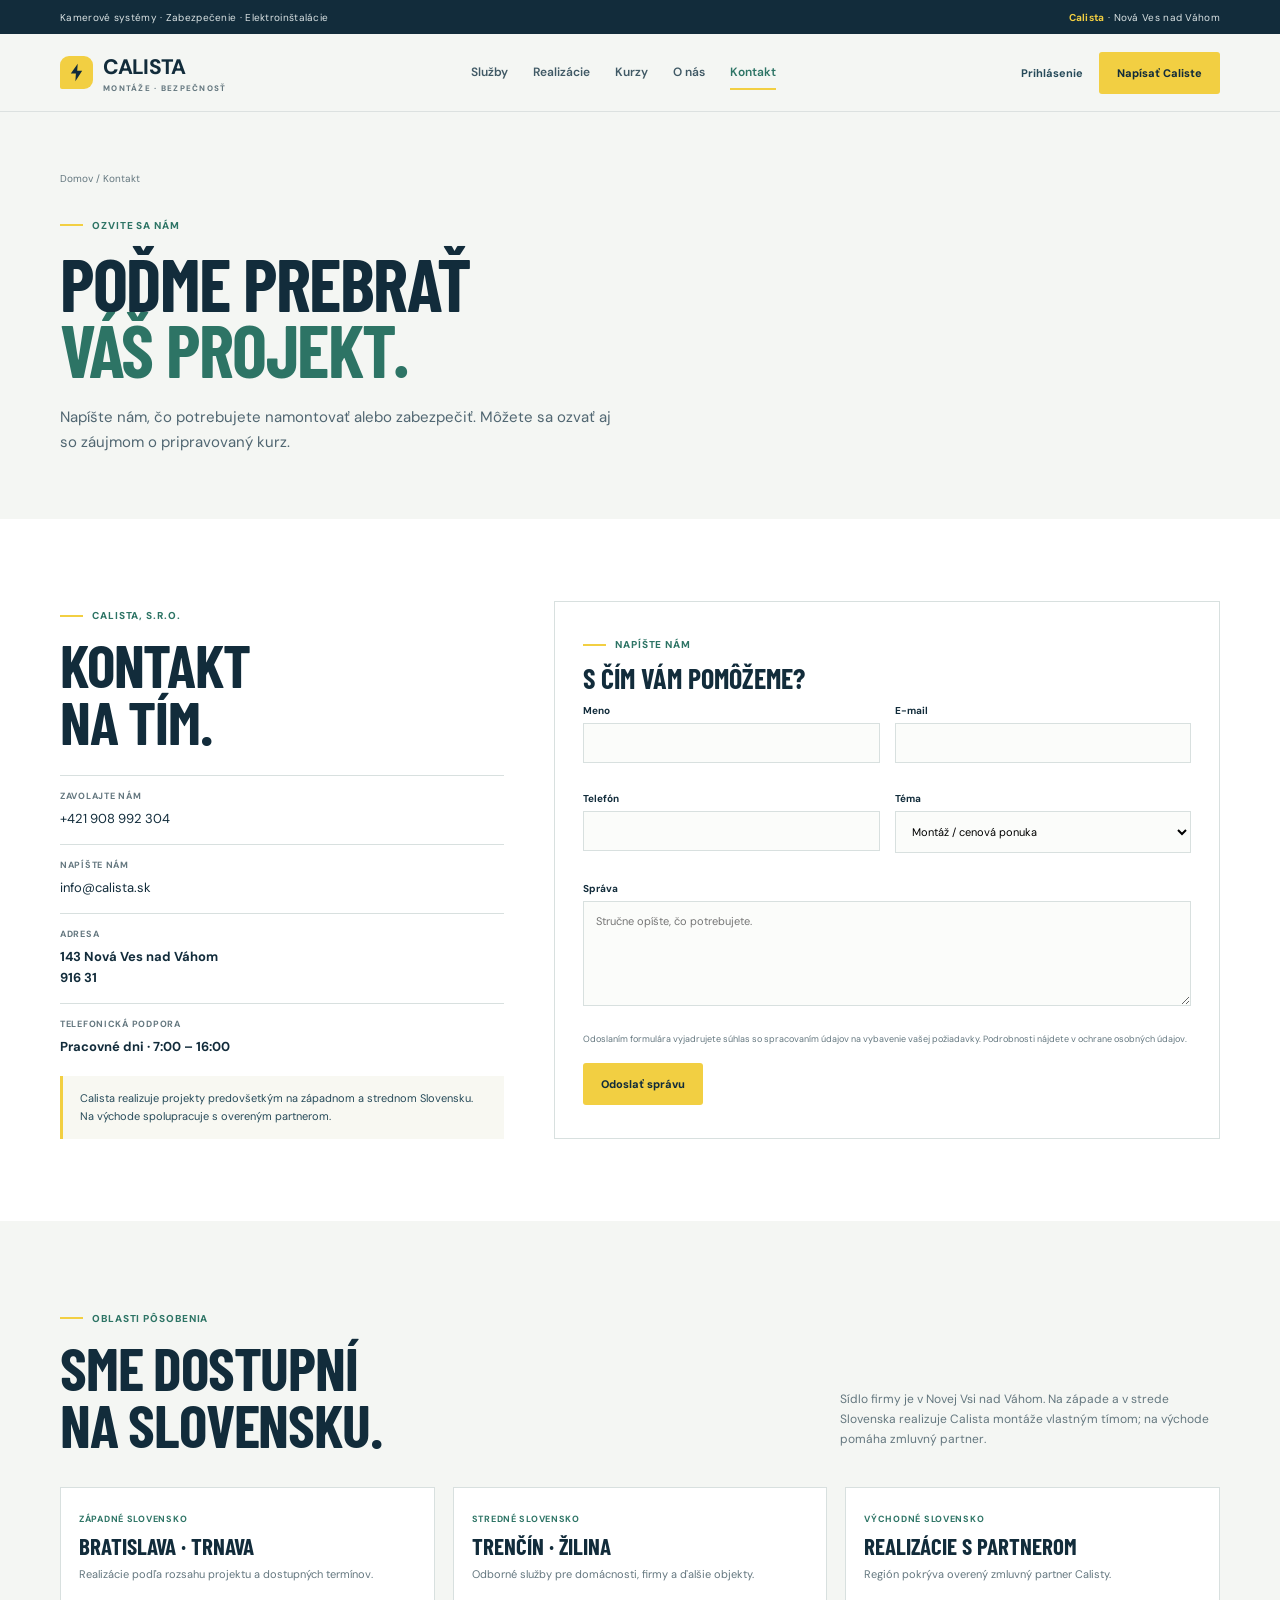
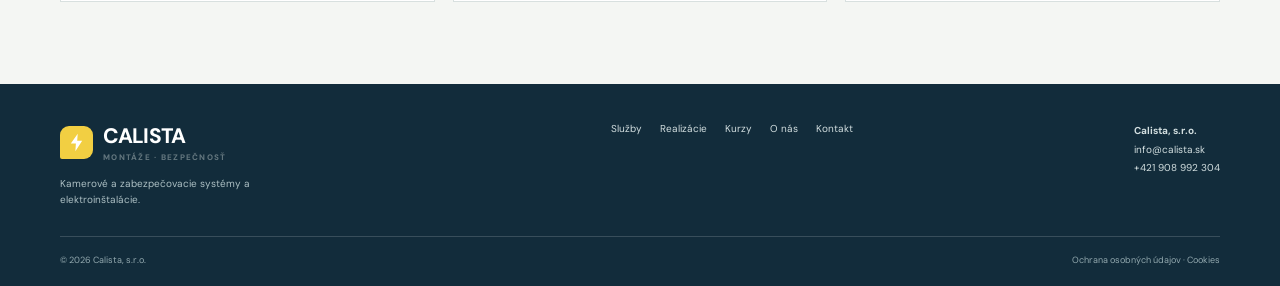
<file: calista-multipage/kontakt.html>
<!doctype html><html lang="sk"><head><meta charset="utf-8"><meta name="viewport" content="width=device-width,initial-scale=1"><title>Kontakt | Calista</title><link rel="icon" href="assets/favicon.svg" type="image/svg+xml"><meta name="description" content="Kontaktujte Calistu ohľadom montáže kamerového systému, zabezpečenia, elektroinštalácie alebo kurzu."><link rel="stylesheet" href="assets/site.css"></head><body data-page="contact">
<div class="topbar"><div class="container"><span>Kamerové systémy · Zabezpečenie · Elektroinštalácie</span><span><strong>Calista</strong> · Nová Ves nad Váhom</span></div></div><header class="header"><div class="container nav"><a class="brand" href="index.html"><span class="brand-mark"><svg viewBox="0 0 24 24"><path d="M13.4 2 5.5 13h5.8L10.7 22l7.8-12h-5.7L13.4 2Z" fill="currentColor"/></svg></span><span>CALISTA<small>MONTÁŽE · BEZPEČNOSŤ</small></span></a><nav class="nav-links"><a data-page-link="services" href="sluzby.html">Služby</a><a data-page-link="work" href="realizacie.html">Realizácie</a><a data-page-link="courses" href="kurzy.html">Kurzy</a><a data-page-link="about" href="o-nas.html">O nás</a><a data-page-link="contact" href="kontakt.html">Kontakt</a></nav><div class="nav-actions"><a class="login-link" href="prihlasenie.html">Prihlásenie</a><a class="btn" href="#formular">Napísať Caliste</a><button class="menu-toggle" aria-label="Otvoriť menu" aria-expanded="false"><svg width="22" height="22" viewBox="0 0 24 24"><path d="M4 7h16M4 12h16M4 17h16" stroke="currentColor" stroke-width="1.7"/></svg></button></div></div></header>
<main><section class="page-hero"><div class="container"><div class="breadcrumbs"><a href="index.html">Domov</a> / Kontakt</div><div class="eyebrow">Ozvite sa nám</div><h1>Poďme prebrať<br><span>váš projekt.</span></h1><p class="lead">Napíšte nám, čo potrebujete namontovať alebo zabezpečiť. Môžete sa ozvať aj so záujmom o pripravovaný kurz.</p></div></section>
<section class="section section-white" id="formular"><div class="container contact-layout"><div><div class="eyebrow">Calista, s.r.o.</div><h2>Kontakt<br>na tím.</h2><div class="contact-details"><div class="contact-row"><small>Zavolajte nám</small><a href="tel:+421908992304">+421 908 992 304</a></div><div class="contact-row"><small>Napíšte nám</small><a href="mailto:info@calista.sk">info@calista.sk</a></div><div class="contact-row"><small>Adresa</small><strong>143 Nová Ves nad Váhom<br>916 31</strong></div><div class="contact-row"><small>Telefonická podpora</small><strong>Pracovné dni · 7:00 – 16:00</strong></div></div><div class="notice">Calista realizuje projekty predovšetkým na západnom a strednom Slovensku. Na východe spolupracuje s overeným partnerom.</div></div>
<form class="form" data-demo-form data-success="Ďakujeme za správu. Tento formulár je v mockupe ukážkový."><div class="eyebrow">Napíšte nám</div><h3 style="margin-top:13px">S čím vám pomôžeme?</h3><div class="form-grid"><div class="field"><label for="name">Meno</label><input id="name" name="name" autocomplete="name" required></div><div class="field"><label for="email">E-mail</label><input id="email" name="email" type="email" autocomplete="email" required></div><div class="field"><label for="phone">Telefón</label><input id="phone" name="phone" type="tel" autocomplete="tel"></div><div class="field"><label for="topic">Téma</label><select id="topic" name="topic"><option>Montáž / cenová ponuka</option><option>Kamerový systém</option><option>Zabezpečovací systém</option><option>Elektroinštalácia</option><option>Elektrikársky kurz</option><option>Iné</option></select></div><div class="field full"><label for="message">Správa</label><textarea id="message" name="message" placeholder="Stručne opíšte, čo potrebujete."></textarea></div></div><p class="consent">Odoslaním formulára vyjadrujete súhlas so spracovaním údajov na vybavenie vašej požiadavky. Podrobnosti nájdete v ochrane osobných údajov.</p><button class="btn" type="submit">Odoslať správu</button></form></div></section>
<section class="section"><div class="container"><div class="section-head"><div><div class="eyebrow">Oblasti pôsobenia</div><h2>Sme dostupní<br>na Slovensku.</h2></div><p>Sídlo firmy je v Novej Vsi nad Váhom. Na západe a v strede Slovenska realizuje Calista montáže vlastným tímom; na východe pomáha zmluvný partner.</p></div><div class="content-grid"><article class="content-card"><div class="body"><small>Západné Slovensko</small><h3>Bratislava · Trnava</h3><p>Realizácie podľa rozsahu projektu a dostupných termínov.</p></div></article><article class="content-card"><div class="body"><small>Stredné Slovensko</small><h3>Trenčín · Žilina</h3><p>Odborné služby pre domácnosti, firmy a ďalšie objekty.</p></div></article><article class="content-card"><div class="body"><small>Východné Slovensko</small><h3>Realizácie s partnerom</h3><p>Región pokrýva overený zmluvný partner Calisty.</p></div></article></div></div></section></main>
<footer class="footer"><div class="container"><div class="footer-main"><div><a class="brand" href="index.html"><span class="brand-mark"><svg viewBox="0 0 24 24"><path d="M13.4 2 5.5 13h5.8L10.7 22l7.8-12h-5.7L13.4 2Z" fill="currentColor"/></svg></span><span>CALISTA<small>MONTÁŽE · BEZPEČNOSŤ</small></span></a><p class="footer-note">Kamerové a zabezpečovacie systémy a elektroinštalácie.</p></div><div class="footer-links"><a href="sluzby.html">Služby</a><a href="realizacie.html">Realizácie</a><a href="kurzy.html">Kurzy</a><a href="o-nas.html">O nás</a><a href="kontakt.html">Kontakt</a></div><div class="footer-contact"><b>Calista, s.r.o.</b><br><a href="mailto:info@calista.sk">info@calista.sk</a><br><a href="tel:+421908992304">+421 908 992 304</a></div></div><div class="footer-bottom"><span>© 2026 Calista, s.r.o.</span><span>Ochrana osobných údajov · Cookies</span></div></div></footer><div class="toast" role="status" aria-live="polite"></div><script src="assets/site.js"></script></body></html>
</file>
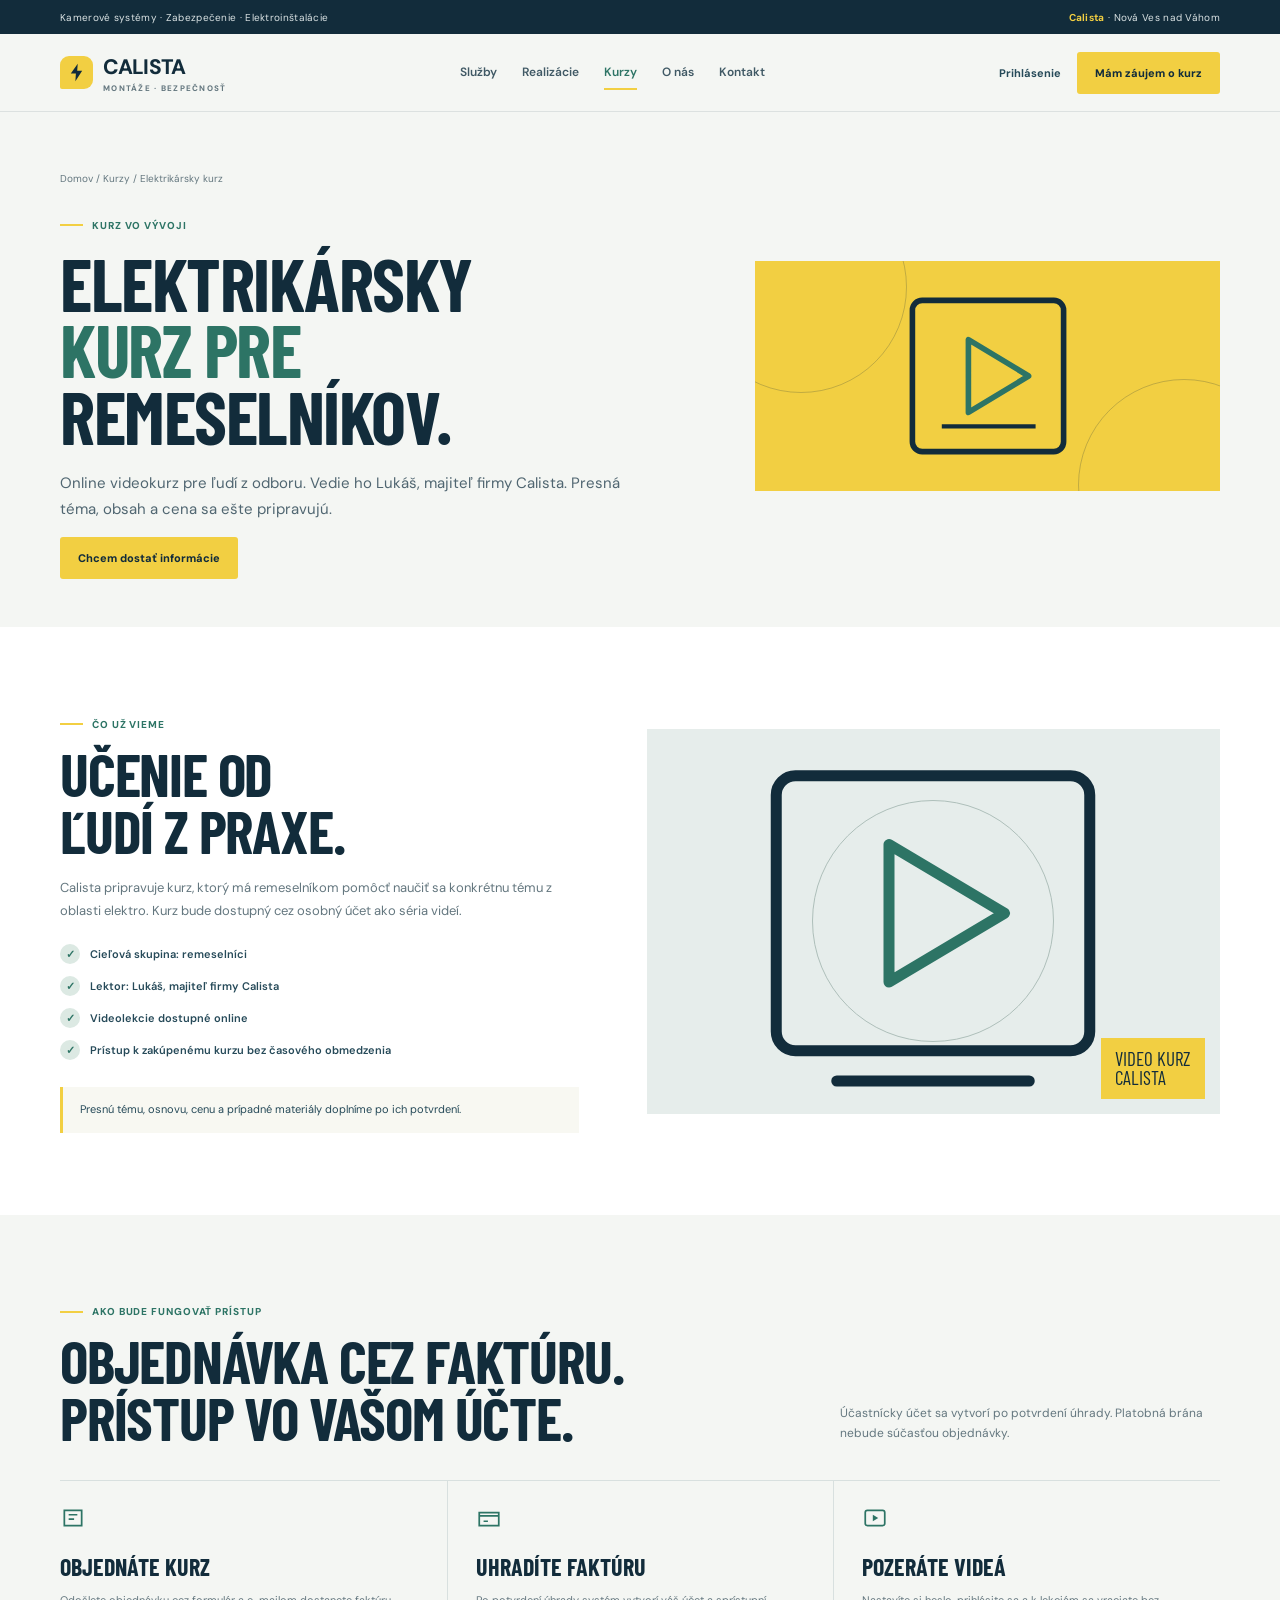
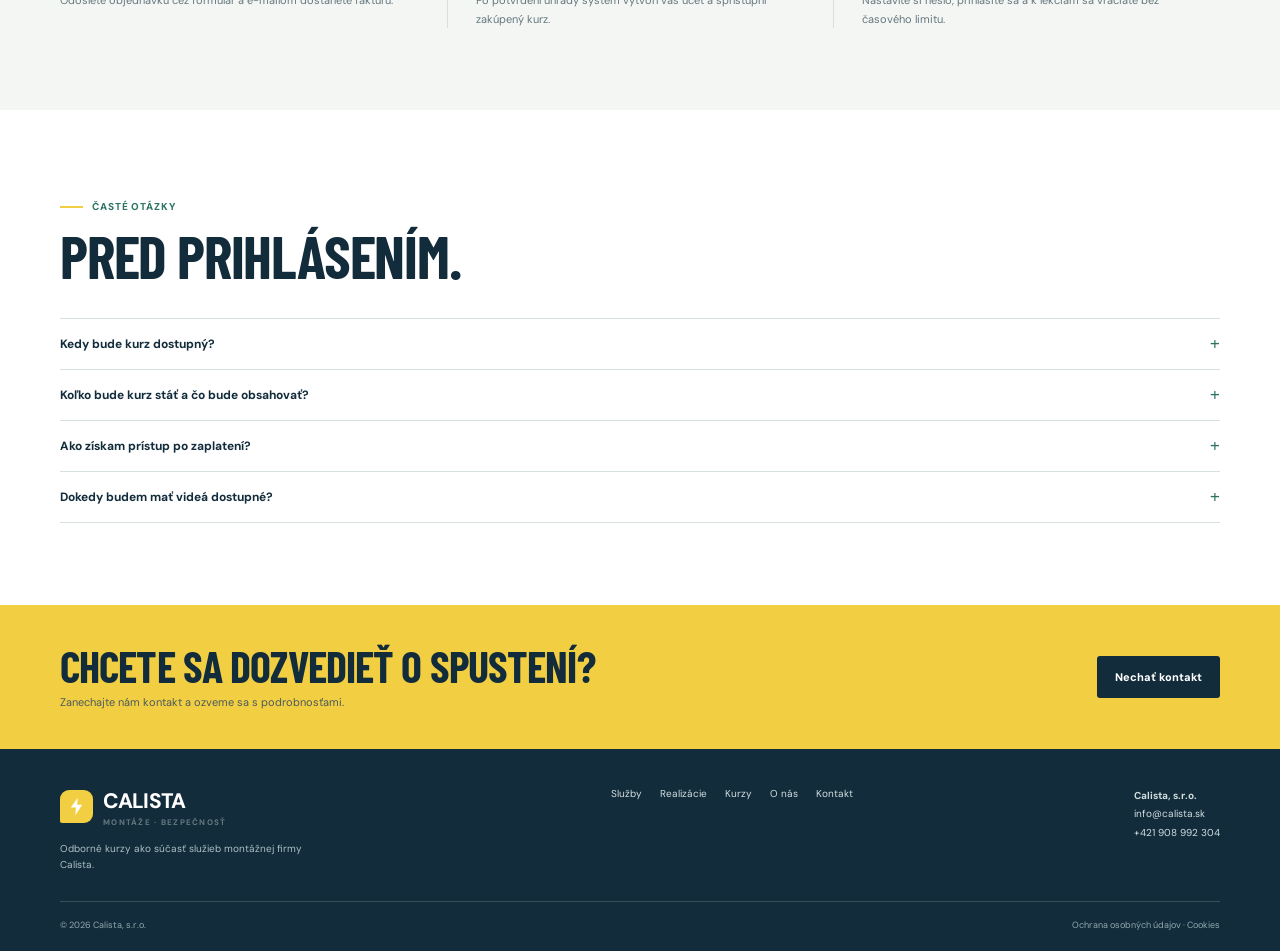
<file: calista-multipage/kurz-elektrikar.html>
<!doctype html><html lang="sk"><head><meta charset="utf-8"><meta name="viewport" content="width=device-width,initial-scale=1"><title>Elektrikársky kurz pre remeselníkov | Calista</title><link rel="icon" href="assets/favicon.svg" type="image/svg+xml"><meta name="description" content="Pripravovaný online elektrikársky videokurz pre remeselníkov. Lektorom bude Lukáš, majiteľ firmy Calista."><link rel="stylesheet" href="assets/site.css"></head><body data-page="courses">
<div class="topbar"><div class="container"><span>Kamerové systémy · Zabezpečenie · Elektroinštalácie</span><span><strong>Calista</strong> · Nová Ves nad Váhom</span></div></div><header class="header"><div class="container nav"><a class="brand" href="index.html"><span class="brand-mark"><svg viewBox="0 0 24 24"><path d="M13.4 2 5.5 13h5.8L10.7 22l7.8-12h-5.7L13.4 2Z" fill="currentColor"/></svg></span><span>CALISTA<small>MONTÁŽE · BEZPEČNOSŤ</small></span></a><nav class="nav-links"><a data-page-link="services" href="sluzby.html">Služby</a><a data-page-link="work" href="realizacie.html">Realizácie</a><a data-page-link="courses" href="kurzy.html">Kurzy</a><a data-page-link="about" href="o-nas.html">O nás</a><a data-page-link="contact" href="kontakt.html">Kontakt</a></nav><div class="nav-actions"><a class="login-link" href="prihlasenie.html">Prihlásenie</a><a class="btn" href="kontakt.html?tema=kurz">Mám záujem o kurz</a><button class="menu-toggle" aria-label="Otvoriť menu" aria-expanded="false"><svg width="22" height="22" viewBox="0 0 24 24"><path d="M4 7h16M4 12h16M4 17h16" stroke="currentColor" stroke-width="1.7"/></svg></button></div></div></header>
<main><section class="page-hero"><div class="container page-hero-grid"><div><div class="breadcrumbs"><a href="index.html">Domov</a> / <a href="kurzy.html">Kurzy</a> / Elektrikársky kurz</div><div class="eyebrow">Kurz vo vývoji</div><h1>Elektrikársky<br><span>kurz pre</span><br>remeselníkov.</h1><p class="lead">Online videokurz pre ľudí z odboru. Vedie ho Lukáš, majiteľ firmy Calista. Presná téma, obsah a cena sa ešte pripravujú.</p><a class="btn" href="kontakt.html?tema=kurz">Chcem dostať informácie</a></div><div class="page-art"><svg viewBox="0 0 150 140" fill="none"><rect x="21" y="16" width="108" height="108" rx="7" stroke="#122c3b" stroke-width="4"/><path d="M61 44v52l43-26-43-26Z" stroke="#2d7465" stroke-width="4" stroke-linejoin="round"/><path d="M42 106h67" stroke="#122c3b" stroke-width="3"/></svg></div></div></section>
<section class="section section-white"><div class="container split"><div class="copy"><div class="eyebrow">Čo už vieme</div><h2>Učenie od<br>ľudí z praxe.</h2><p>Calista pripravuje kurz, ktorý má remeselníkom pomôcť naučiť sa konkrétnu tému z oblasti elektro. Kurz bude dostupný cez osobný účet ako séria videí.</p><div class="check-list"><span class="check"><i>✓</i> Cieľová skupina: remeselníci</span><span class="check"><i>✓</i> Lektor: Lukáš, majiteľ firmy Calista</span><span class="check"><i>✓</i> Videolekcie dostupné online</span><span class="check"><i>✓</i> Prístup k zakúpenému kurzu bez časového obmedzenia</span></div><div class="notice">Presnú tému, osnovu, cenu a prípadné materiály doplníme po ich potvrdení.</div></div><div class="illustration"><svg viewBox="0 0 160 140" fill="none"><rect x="23" y="17" width="114" height="100" rx="7" stroke="#122c3b" stroke-width="4"/><path d="M64 42v50l42-25-42-25Z" stroke="#2d7465" stroke-width="4" stroke-linejoin="round"/><path d="M45 128h70" stroke="#122c3b" stroke-width="4" stroke-linecap="round"/></svg><span class="sticker">Video kurz<br>Calista</span></div></div></section>
<section class="section"><div class="container"><div class="section-head"><div><div class="eyebrow">Ako bude fungovať prístup</div><h2>Objednávka cez faktúru.<br>Prístup vo vašom účte.</h2></div><p>Účastnícky účet sa vytvorí po potvrdení úhrady. Platobná brána nebude súčasťou objednávky.</p></div><div class="steps"><article class="step"><svg viewBox="0 0 24 24" fill="none"><path d="M4 5h16v14H4zM8 9h8M8 13h5" stroke="currentColor" stroke-width="1.6"/></svg><h3>Objednáte kurz</h3><p>Odošlete objednávku cez formulár a e-mailom dostanete faktúru.</p></article><article class="step"><svg viewBox="0 0 24 24" fill="none"><path d="M3 7h18v12H3zM3 10h18M7 15h4" stroke="currentColor" stroke-width="1.6"/></svg><h3>Uhradíte faktúru</h3><p>Po potvrdení úhrady systém vytvorí váš účet a sprístupní zakúpený kurz.</p></article><article class="step"><svg viewBox="0 0 24 24" fill="none"><rect x="3" y="5" width="18" height="14" rx="2" stroke="currentColor" stroke-width="1.6"/><path d="m10 9 5 3-5 3V9Z" fill="currentColor"/></svg><h3>Pozeráte videá</h3><p>Nastavíte si heslo, prihlásite sa a k lekciám sa vraciate bez časového limitu.</p></article></div></div></section>
<section class="section section-white"><div class="container faq-list"><div class="section-head"><div><div class="eyebrow">Časté otázky</div><h2>Pred prihlásením.</h2></div></div><details><summary>Kedy bude kurz dostupný?</summary><p>Termín spustenia ešte nie je potvrdený. Záujemcom môžeme poslať informácie, keď bude známy.</p></details><details><summary>Koľko bude kurz stáť a čo bude obsahovať?</summary><p>Cena a osnova sa ešte pripravujú. Budú doplnené po potvrdení obsahu kurzu.</p></details><details><summary>Ako získam prístup po zaplatení?</summary><p>Po potvrdení úhrady faktúry sa vytvorí váš účet. E-mailom dostanete odkaz na nastavenie hesla.</p></details><details><summary>Dokedy budem mať videá dostupné?</summary><p>Zakúpený kurz bude vo vašom účte dostupný bez časového obmedzenia.</p></details></div></section>
<section class="cta-band"><div class="container cta-inner"><div><h2>Chcete sa dozvedieť o spustení?</h2><p>Zanechajte nám kontakt a ozveme sa s podrobnosťami.</p></div><a class="btn btn-dark" href="kontakt.html?tema=kurz">Nechať kontakt</a></div></section></main>
<footer class="footer"><div class="container"><div class="footer-main"><div><a class="brand" href="index.html"><span class="brand-mark"><svg viewBox="0 0 24 24"><path d="M13.4 2 5.5 13h5.8L10.7 22l7.8-12h-5.7L13.4 2Z" fill="currentColor"/></svg></span><span>CALISTA<small>MONTÁŽE · BEZPEČNOSŤ</small></span></a><p class="footer-note">Odborné kurzy ako súčasť služieb montážnej firmy Calista.</p></div><div class="footer-links"><a href="sluzby.html">Služby</a><a href="realizacie.html">Realizácie</a><a href="kurzy.html">Kurzy</a><a href="o-nas.html">O nás</a><a href="kontakt.html">Kontakt</a></div><div class="footer-contact"><b>Calista, s.r.o.</b><br><a href="mailto:info@calista.sk">info@calista.sk</a><br><a href="tel:+421908992304">+421 908 992 304</a></div></div><div class="footer-bottom"><span>© 2026 Calista, s.r.o.</span><span>Ochrana osobných údajov · Cookies</span></div></div></footer><div class="toast" role="status" aria-live="polite"></div><script src="assets/site.js"></script></body></html>
</file>
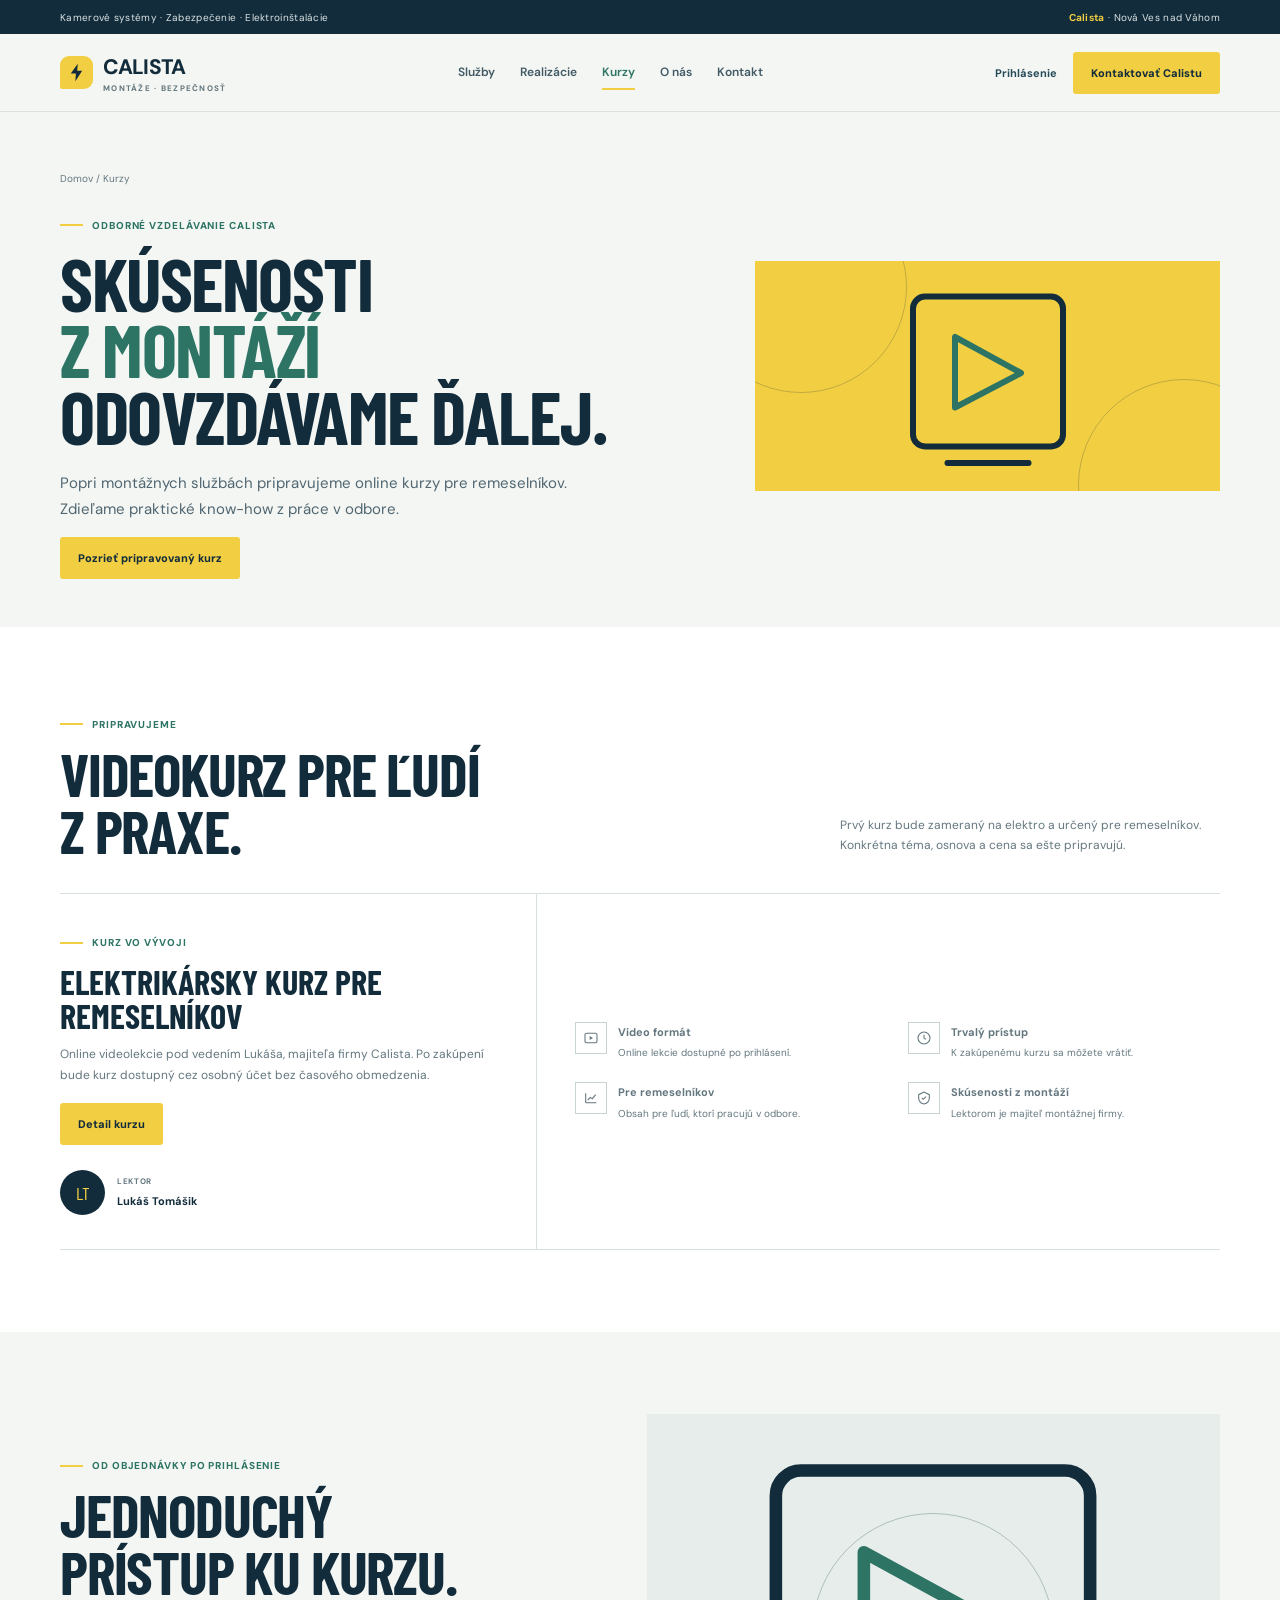
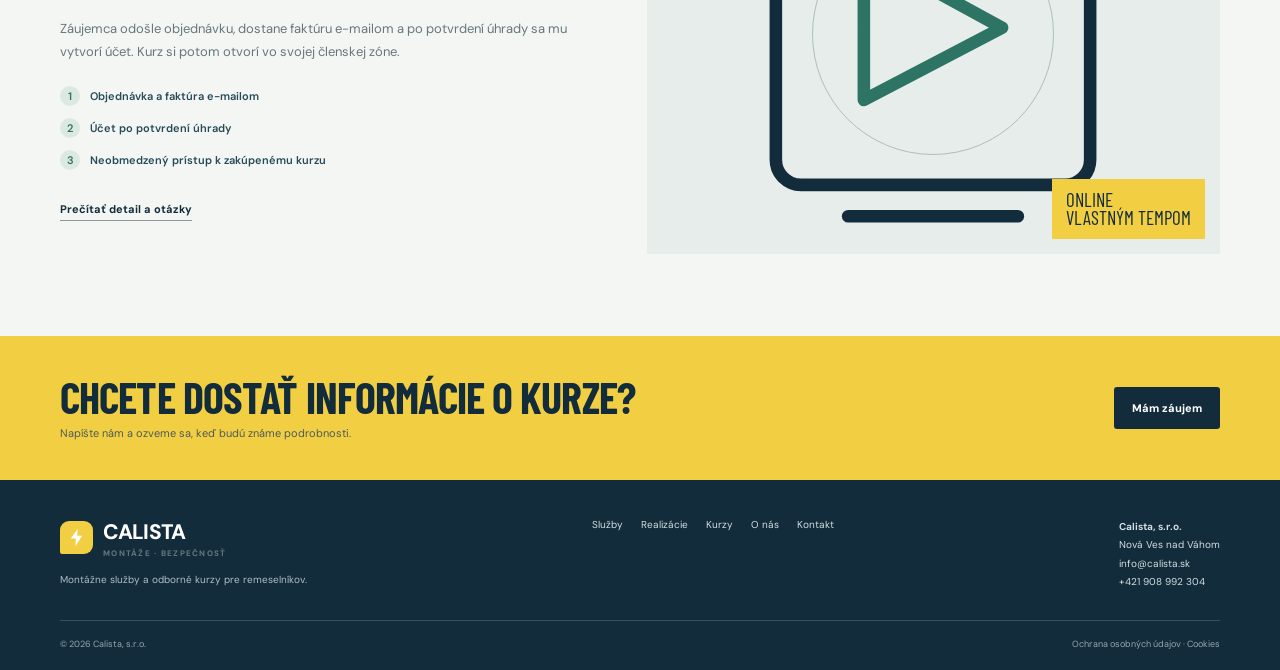
<file: calista-multipage/kurzy.html>
<!doctype html><html lang="sk"><head><meta charset="utf-8"><meta name="viewport" content="width=device-width,initial-scale=1"><title>Odborné kurzy | Calista</title><link rel="icon" href="assets/favicon.svg" type="image/svg+xml"><meta name="description" content="Calista pripravuje online videokurzy pre remeselníkov vedené odborníkmi z montážnej praxe."><link rel="stylesheet" href="assets/site.css"></head><body data-page="courses">
<div class="topbar"><div class="container"><span>Kamerové systémy · Zabezpečenie · Elektroinštalácie</span><span><strong>Calista</strong> · Nová Ves nad Váhom</span></div></div><header class="header"><div class="container nav"><a class="brand" href="index.html"><span class="brand-mark"><svg viewBox="0 0 24 24"><path d="M13.4 2 5.5 13h5.8L10.7 22l7.8-12h-5.7L13.4 2Z" fill="currentColor"/></svg></span><span>CALISTA<small>MONTÁŽE · BEZPEČNOSŤ</small></span></a><nav class="nav-links"><a data-page-link="services" href="sluzby.html">Služby</a><a data-page-link="work" href="realizacie.html">Realizácie</a><a data-page-link="courses" href="kurzy.html">Kurzy</a><a data-page-link="about" href="o-nas.html">O nás</a><a data-page-link="contact" href="kontakt.html">Kontakt</a></nav><div class="nav-actions"><a class="login-link" href="prihlasenie.html">Prihlásenie</a><a class="btn" href="kontakt.html">Kontaktovať Calistu</a><button class="menu-toggle" aria-label="Otvoriť menu" aria-expanded="false"><svg width="22" height="22" viewBox="0 0 24 24"><path d="M4 7h16M4 12h16M4 17h16" stroke="currentColor" stroke-width="1.7"/></svg></button></div></div></header>
<main><section class="page-hero"><div class="container page-hero-grid"><div><div class="breadcrumbs"><a href="index.html">Domov</a> / Kurzy</div><div class="eyebrow">Odborné vzdelávanie Calista</div><h1>Skúsenosti<br><span>z montáží</span><br>odovzdávame ďalej.</h1><p class="lead">Popri montážnych službách pripravujeme online kurzy pre remeselníkov. Zdieľame praktické know-how z práce v odbore.</p><a class="btn" href="kurz-elektrikar.html">Pozrieť pripravovaný kurz</a></div><div class="page-art"><svg viewBox="0 0 140 140" fill="none"><rect x="20" y="17" width="100" height="100" rx="8" stroke="#122c3b" stroke-width="4"/><path d="M48 44v47l44-23-44-24Z" stroke="#2d7465" stroke-width="4" stroke-linejoin="round"/><path d="M43 128h54" stroke="#122c3b" stroke-width="4" stroke-linecap="round"/></svg></div></div></section>
<section class="section section-white"><div class="container"><div class="section-head"><div><div class="eyebrow">Pripravujeme</div><h2>Videokurz pre ľudí<br>z praxe.</h2></div><p>Prvý kurz bude zameraný na elektro a určený pre remeselníkov. Konkrétna téma, osnova a cena sa ešte pripravujú.</p></div><div class="course-feature"><div class="course-side"><span class="eyebrow">Kurz vo vývoji</span><h3>Elektrikársky kurz pre remeselníkov</h3><p>Online videolekcie pod vedením Lukáša, majiteľa firmy Calista. Po zakúpení bude kurz dostupný cez osobný účet bez časového obmedzenia.</p><a class="btn" href="kurz-elektrikar.html">Detail kurzu</a><div class="instructor"><span class="instructor-pic">LT</span><span><small>Lektor</small><b>Lukáš Tomášik</b></span></div></div><div class="course-detail"><div class="fact"><span class="fact-mark"><svg viewBox="0 0 24 24" fill="none"><rect x="3" y="5" width="18" height="14" rx="2" stroke="currentColor" stroke-width="1.6"/><path d="m10 9 5 3-5 3V9Z" fill="currentColor"/></svg></span><span><b>Video formát</b><span>Online lekcie dostupné po prihlásení.</span></span></div><div class="fact"><span class="fact-mark"><svg viewBox="0 0 24 24" fill="none"><circle cx="12" cy="12" r="9" stroke="currentColor" stroke-width="1.6"/><path d="M12 7v5l3 2" stroke="currentColor" stroke-width="1.6"/></svg></span><span><b>Trvalý prístup</b><span>K zakúpenému kurzu sa môžete vrátiť.</span></span></div><div class="fact"><span class="fact-mark"><svg viewBox="0 0 24 24" fill="none"><path d="M4 19V5m0 14h16M7 15l4-4 3 2 5-6" stroke="currentColor" stroke-width="1.6"/></svg></span><span><b>Pre remeselníkov</b><span>Obsah pre ľudí, ktorí pracujú v odbore.</span></span></div><div class="fact"><span class="fact-mark"><svg viewBox="0 0 24 24" fill="none"><path d="M12 3 4 7v5c0 5 3.5 8 8 9 4.5-1 8-4 8-9V7l-8-4Z" stroke="currentColor" stroke-width="1.6"/><path d="m9 12 2 2 4-4" stroke="currentColor" stroke-width="1.6"/></svg></span><span><b>Skúsenosti z montáží</b><span>Lektorom je majiteľ montážnej firmy.</span></span></div></div></div></div></section>
<section class="section"><div class="container split"><div class="copy"><div class="eyebrow">Od objednávky po prihlásenie</div><h2>Jednoduchý<br>prístup ku kurzu.</h2><p>Záujemca odošle objednávku, dostane faktúru e-mailom a po potvrdení úhrady sa mu vytvorí účet. Kurz si potom otvorí vo svojej členskej zóne.</p><div class="check-list"><span class="check"><i>1</i> Objednávka a faktúra e-mailom</span><span class="check"><i>2</i> Účet po potvrdení úhrady</span><span class="check"><i>3</i> Neobmedzený prístup k zakúpenému kurzu</span></div><a class="text-link" href="kurz-elektrikar.html">Prečítať detail a otázky</a></div><div class="illustration"><svg viewBox="0 0 140 140" fill="none"><rect x="20" y="18" width="100" height="100" rx="8" stroke="#122c3b" stroke-width="4"/><path d="M48 44v47l44-23-44-24Z" stroke="#2d7465" stroke-width="4" stroke-linejoin="round"/><path d="M43 128h54" stroke="#122c3b" stroke-width="4" stroke-linecap="round"/></svg><span class="sticker">Online<br>vlastným tempom</span></div></div></section>
<section class="cta-band"><div class="container cta-inner"><div><h2>Chcete dostať informácie o kurze?</h2><p>Napíšte nám a ozveme sa, keď budú známe podrobnosti.</p></div><a class="btn btn-dark" href="kontakt.html?tema=kurz">Mám záujem</a></div></section></main>
<footer class="footer"><div class="container"><div class="footer-main"><div><a class="brand" href="index.html"><span class="brand-mark"><svg viewBox="0 0 24 24"><path d="M13.4 2 5.5 13h5.8L10.7 22l7.8-12h-5.7L13.4 2Z" fill="currentColor"/></svg></span><span>CALISTA<small>MONTÁŽE · BEZPEČNOSŤ</small></span></a><p class="footer-note">Montážne služby a odborné kurzy pre remeselníkov.</p></div><div class="footer-links"><a href="sluzby.html">Služby</a><a href="realizacie.html">Realizácie</a><a href="kurzy.html">Kurzy</a><a href="o-nas.html">O nás</a><a href="kontakt.html">Kontakt</a></div><div class="footer-contact"><b>Calista, s.r.o.</b><br>Nová Ves nad Váhom<br><a href="mailto:info@calista.sk">info@calista.sk</a><br><a href="tel:+421908992304">+421 908 992 304</a></div></div><div class="footer-bottom"><span>© 2026 Calista, s.r.o.</span><span>Ochrana osobných údajov · Cookies</span></div></div></footer><div class="toast" role="status" aria-live="polite"></div><script src="assets/site.js"></script></body></html>
</file>
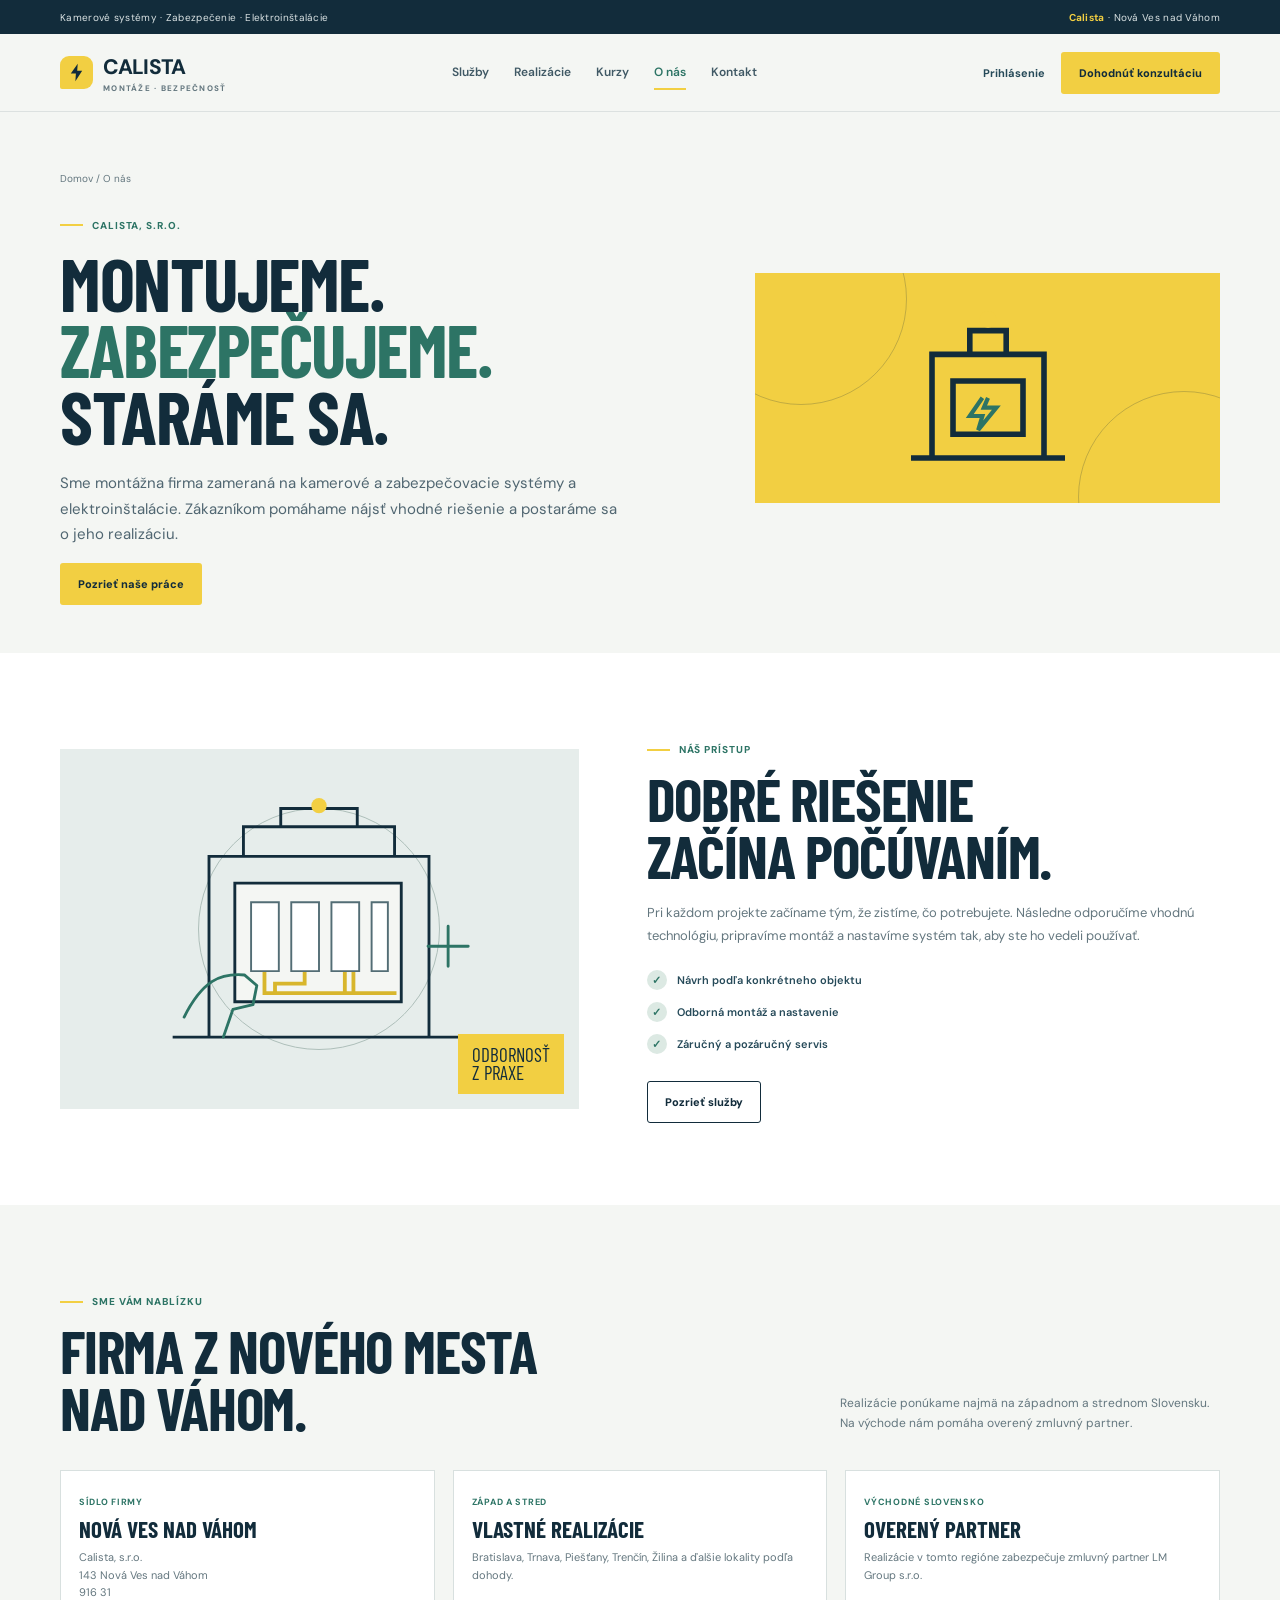
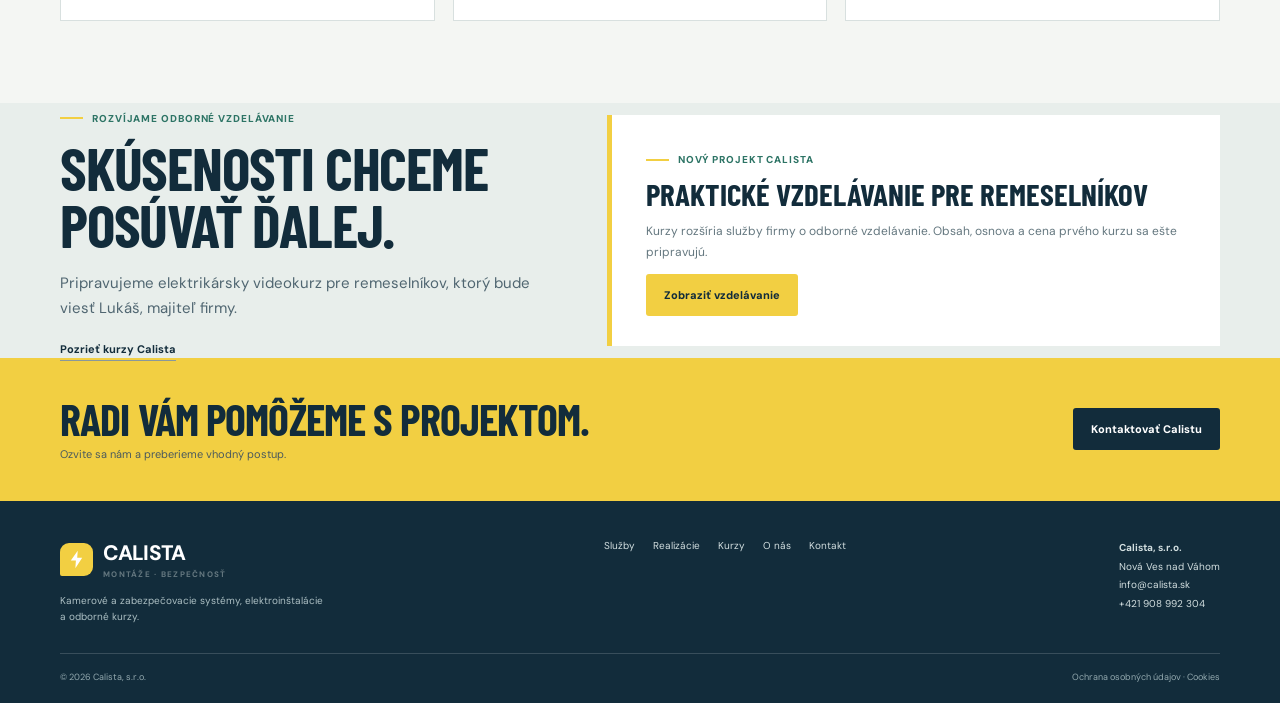
<file: calista-multipage/o-nas.html>
<!doctype html><html lang="sk"><head><meta charset="utf-8"><meta name="viewport" content="width=device-width,initial-scale=1"><title>O nás | Calista</title><link rel="icon" href="assets/favicon.svg" type="image/svg+xml"><meta name="description" content="Spoznajte Calistu — montážnu firmu zameranú na kamerové systémy, zabezpečenie a elektroinštalácie."><link rel="stylesheet" href="assets/site.css"></head><body data-page="about">
<div class="topbar"><div class="container"><span>Kamerové systémy · Zabezpečenie · Elektroinštalácie</span><span><strong>Calista</strong> · Nová Ves nad Váhom</span></div></div><header class="header"><div class="container nav"><a class="brand" href="index.html"><span class="brand-mark"><svg viewBox="0 0 24 24"><path d="M13.4 2 5.5 13h5.8L10.7 22l7.8-12h-5.7L13.4 2Z" fill="currentColor"/></svg></span><span>CALISTA<small>MONTÁŽE · BEZPEČNOSŤ</small></span></a><nav class="nav-links"><a data-page-link="services" href="sluzby.html">Služby</a><a data-page-link="work" href="realizacie.html">Realizácie</a><a data-page-link="courses" href="kurzy.html">Kurzy</a><a data-page-link="about" href="o-nas.html">O nás</a><a data-page-link="contact" href="kontakt.html">Kontakt</a></nav><div class="nav-actions"><a class="login-link" href="prihlasenie.html">Prihlásenie</a><a class="btn" href="kontakt.html">Dohodnúť konzultáciu</a><button class="menu-toggle" aria-label="Otvoriť menu" aria-expanded="false"><svg width="22" height="22" viewBox="0 0 24 24"><path d="M4 7h16M4 12h16M4 17h16" stroke="currentColor" stroke-width="1.7"/></svg></button></div></div></header>
<main><section class="page-hero"><div class="container page-hero-grid"><div><div class="breadcrumbs"><a href="index.html">Domov</a> / O nás</div><div class="eyebrow">Calista, s.r.o.</div><h1>Montujeme.<br><span>Zabezpečujeme.</span><br>Staráme sa.</h1><p class="lead">Sme montážna firma zameraná na kamerové a zabezpečovacie systémy a elektroinštalácie. Zákazníkom pomáhame nájsť vhodné riešenie a postaráme sa o jeho realizáciu.</p><a class="btn" href="realizacie.html">Pozrieť naše práce</a></div><div class="page-art"><svg viewBox="0 0 150 140" fill="none"><path d="M20 120h110M35 120V46h80v74M50 65h50v38H50zM62 46V29h26v17" stroke="#122c3b" stroke-width="4"/><path d="m71 77-9 13h9l-3 10 13-16h-9l3-7" stroke="#2d7465" stroke-width="3"/><circle cx="75" cy="21" r="6" fill="#f2cf42"/></svg></div></div></section>
<section class="section section-white"><div class="container split"><div class="illustration"><svg viewBox="0 0 460 320" fill="none"><path d="M77 273h306M115 273V84h230v189" stroke="#122c3b" stroke-width="3"/><path d="M142 112h174v124H142z" fill="#f4f6f3" stroke="#122c3b" stroke-width="3"/><path d="M159 132h29v72h-29zM201 132h29v72h-29zM243 132h29v72h-29zM285 132h17v72h-17z" fill="white" stroke="#536d75" stroke-width="2"/><path d="M173 205v22h93v-22M215 205v12h-31v10M257 205v22h54" stroke="#d8b62d" stroke-width="4"/><path d="M151 84V53h158v31M190 53V34h80v19" stroke="#122c3b" stroke-width="3"/><circle cx="230" cy="31" r="8" fill="#f2cf42"/><path d="M344 178h42M365 157v42M89 252c9-18 17-29 29-37 11-7 22-8 34-7l13 11-4 20-21 5-10 29" stroke="#2d7465" stroke-width="3" stroke-linecap="round" stroke-linejoin="round"/></svg><span class="sticker">Odbornosť<br>z praxe</span></div><div class="copy"><div class="eyebrow">Náš prístup</div><h2>Dobré riešenie<br>začína počúvaním.</h2><p>Pri každom projekte začíname tým, že zistíme, čo potrebujete. Následne odporučíme vhodnú technológiu, pripravíme montáž a nastavíme systém tak, aby ste ho vedeli používať.</p><div class="check-list"><span class="check"><i>✓</i> Návrh podľa konkrétneho objektu</span><span class="check"><i>✓</i> Odborná montáž a nastavenie</span><span class="check"><i>✓</i> Záručný a pozáručný servis</span></div><a class="btn btn-outline" href="sluzby.html">Pozrieť služby</a></div></div></section>
<section class="section"><div class="container"><div class="section-head"><div><div class="eyebrow">Sme vám nablízku</div><h2>Firma z Nového Mesta<br>nad Váhom.</h2></div><p>Realizácie ponúkame najmä na západnom a strednom Slovensku. Na východe nám pomáha overený zmluvný partner.</p></div><div class="content-grid"><article class="content-card"><div class="body"><small>Sídlo firmy</small><h3>Nová Ves nad Váhom</h3><p>Calista, s.r.o.<br>143 Nová Ves nad Váhom<br>916 31</p></div></article><article class="content-card"><div class="body"><small>Západ a stred</small><h3>Vlastné realizácie</h3><p>Bratislava, Trnava, Piešťany, Trenčín, Žilina a ďalšie lokality podľa dohody.</p></div></article><article class="content-card"><div class="body"><small>Východné Slovensko</small><h3>Overený partner</h3><p>Realizácie v tomto regióne zabezpečuje zmluvný partner LM Group s.r.o.</p></div></article></div></div></section>
<section class="course-strip"><div class="container course-layout"><div><div class="eyebrow">Rozvíjame odborné vzdelávanie</div><h2>Skúsenosti chceme<br>posúvať ďalej.</h2><p class="lead">Pripravujeme elektrikársky videokurz pre remeselníkov, ktorý bude viesť Lukáš, majiteľ firmy.</p><a class="text-link" href="kurzy.html">Pozrieť kurzy Calista</a></div><div class="course-panel"><span class="eyebrow">Nový projekt Calista</span><h3>Praktické vzdelávanie pre remeselníkov</h3><p>Kurzy rozšíria služby firmy o odborné vzdelávanie. Obsah, osnova a cena prvého kurzu sa ešte pripravujú.</p><a class="btn" href="kurzy.html">Zobraziť vzdelávanie</a></div></div></section><section class="cta-band"><div class="container cta-inner"><div><h2>Radi vám pomôžeme s projektom.</h2><p>Ozvite sa nám a preberieme vhodný postup.</p></div><a class="btn btn-dark" href="kontakt.html">Kontaktovať Calistu</a></div></section></main>
<footer class="footer"><div class="container"><div class="footer-main"><div><a class="brand" href="index.html"><span class="brand-mark"><svg viewBox="0 0 24 24"><path d="M13.4 2 5.5 13h5.8L10.7 22l7.8-12h-5.7L13.4 2Z" fill="currentColor"/></svg></span><span>CALISTA<small>MONTÁŽE · BEZPEČNOSŤ</small></span></a><p class="footer-note">Kamerové a zabezpečovacie systémy, elektroinštalácie a odborné kurzy.</p></div><div class="footer-links"><a href="sluzby.html">Služby</a><a href="realizacie.html">Realizácie</a><a href="kurzy.html">Kurzy</a><a href="o-nas.html">O nás</a><a href="kontakt.html">Kontakt</a></div><div class="footer-contact"><b>Calista, s.r.o.</b><br>Nová Ves nad Váhom<br><a href="mailto:info@calista.sk">info@calista.sk</a><br><a href="tel:+421908992304">+421 908 992 304</a></div></div><div class="footer-bottom"><span>© 2026 Calista, s.r.o.</span><span>Ochrana osobných údajov · Cookies</span></div></div></footer><div class="toast" role="status" aria-live="polite"></div><script src="assets/site.js"></script></body></html>
</file>
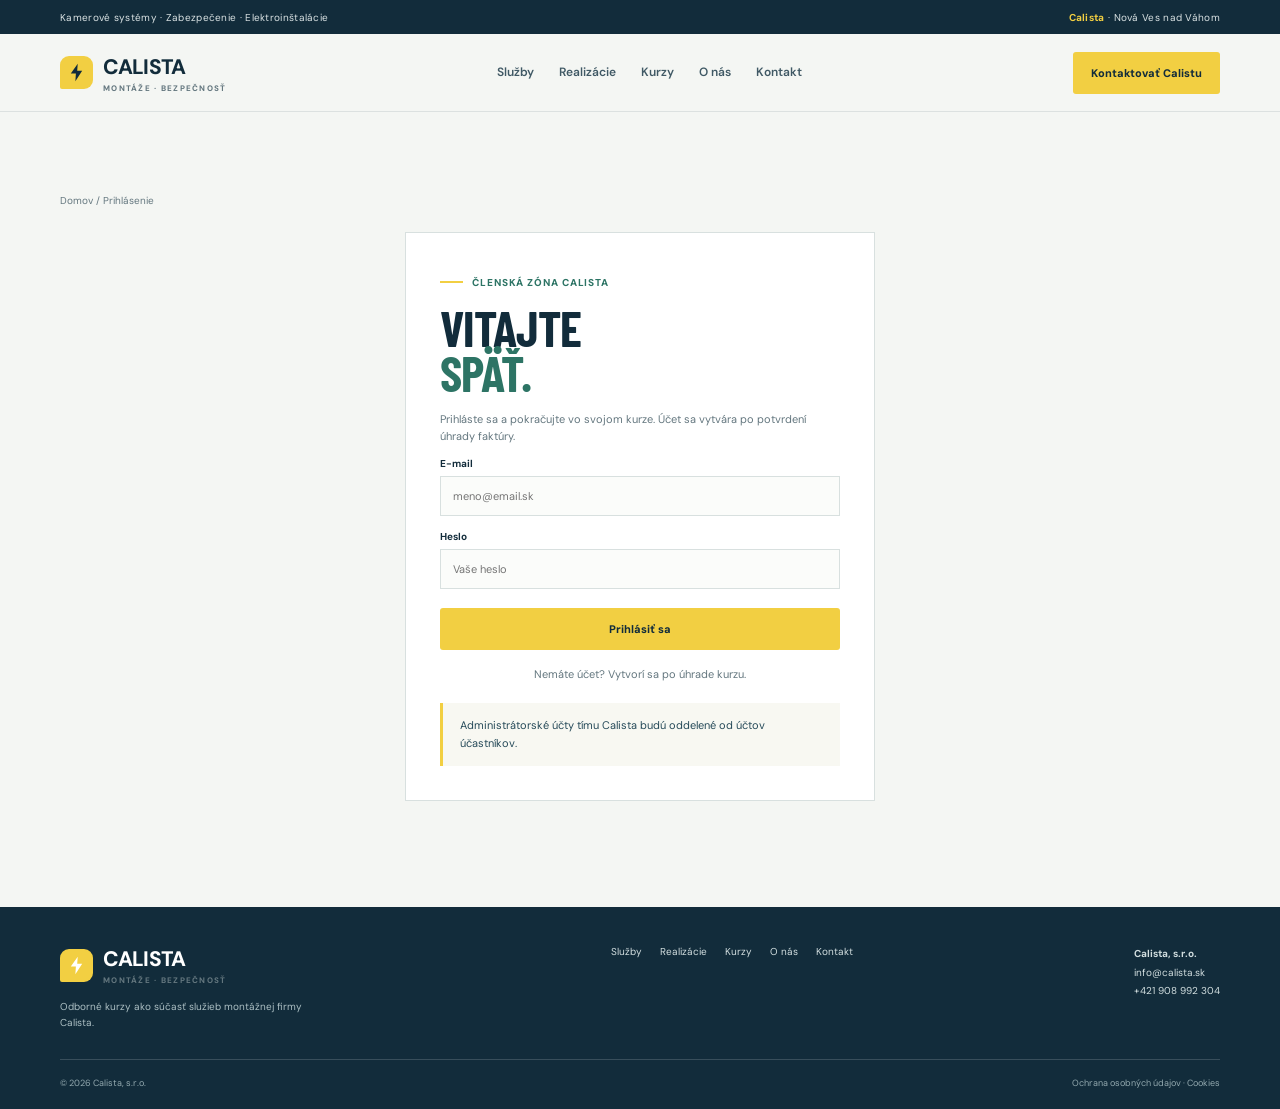
<file: calista-multipage/prihlasenie.html>
<!doctype html><html lang="sk"><head><meta charset="utf-8"><meta name="viewport" content="width=device-width,initial-scale=1"><title>Prihlásenie | Calista</title><link rel="icon" href="assets/favicon.svg" type="image/svg+xml"><meta name="description" content="Prihlásenie do členskej zóny online kurzov Calista."><link rel="stylesheet" href="assets/site.css"></head><body data-page="login">
<div class="topbar"><div class="container"><span>Kamerové systémy · Zabezpečenie · Elektroinštalácie</span><span><strong>Calista</strong> · Nová Ves nad Váhom</span></div></div><header class="header"><div class="container nav"><a class="brand" href="index.html"><span class="brand-mark"><svg viewBox="0 0 24 24"><path d="M13.4 2 5.5 13h5.8L10.7 22l7.8-12h-5.7L13.4 2Z" fill="currentColor"/></svg></span><span>CALISTA<small>MONTÁŽE · BEZPEČNOSŤ</small></span></a><nav class="nav-links"><a href="sluzby.html">Služby</a><a href="realizacie.html">Realizácie</a><a href="kurzy.html">Kurzy</a><a href="o-nas.html">O nás</a><a href="kontakt.html">Kontakt</a></nav><div class="nav-actions"><a class="btn" href="kontakt.html">Kontaktovať Calistu</a><button class="menu-toggle" aria-label="Otvoriť menu" aria-expanded="false"><svg width="22" height="22" viewBox="0 0 24 24"><path d="M4 7h16M4 12h16M4 17h16" stroke="currentColor" stroke-width="1.7"/></svg></button></div></div></header>
<main><section class="section"><div class="container"><div class="breadcrumbs"><a href="index.html">Domov</a> / Prihlásenie</div><div class="login-card"><div class="eyebrow">Členská zóna Calista</div><h1>Vitajte<br><span>späť.</span></h1><p>Prihláste sa a pokračujte vo svojom kurze. Účet sa vytvára po potvrdení úhrady faktúry.</p><form class="form" data-demo-form data-success="Prihlasovanie bude aktívne po spustení členskej zóny."><div class="field"><label for="email">E-mail</label><input id="email" name="email" type="email" autocomplete="email" required placeholder="meno@email.sk"></div><div class="field"><label for="password">Heslo</label><input id="password" name="password" type="password" autocomplete="current-password" required placeholder="Vaše heslo"></div><button class="btn" type="submit">Prihlásiť sa</button></form><p class="center" style="margin-top:16px">Nemáte účet? Vytvorí sa po úhrade kurzu.</p><div class="notice">Administrátorské účty tímu Calista budú oddelené od účtov účastníkov.</div></div></div></section></main>
<footer class="footer"><div class="container"><div class="footer-main"><div><a class="brand" href="index.html"><span class="brand-mark"><svg viewBox="0 0 24 24"><path d="M13.4 2 5.5 13h5.8L10.7 22l7.8-12h-5.7L13.4 2Z" fill="currentColor"/></svg></span><span>CALISTA<small>MONTÁŽE · BEZPEČNOSŤ</small></span></a><p class="footer-note">Odborné kurzy ako súčasť služieb montážnej firmy Calista.</p></div><div class="footer-links"><a href="sluzby.html">Služby</a><a href="realizacie.html">Realizácie</a><a href="kurzy.html">Kurzy</a><a href="o-nas.html">O nás</a><a href="kontakt.html">Kontakt</a></div><div class="footer-contact"><b>Calista, s.r.o.</b><br><a href="mailto:info@calista.sk">info@calista.sk</a><br><a href="tel:+421908992304">+421 908 992 304</a></div></div><div class="footer-bottom"><span>© 2026 Calista, s.r.o.</span><span>Ochrana osobných údajov · Cookies</span></div></div></footer><div class="toast" role="status" aria-live="polite"></div><script src="assets/site.js"></script></body></html>
</file>
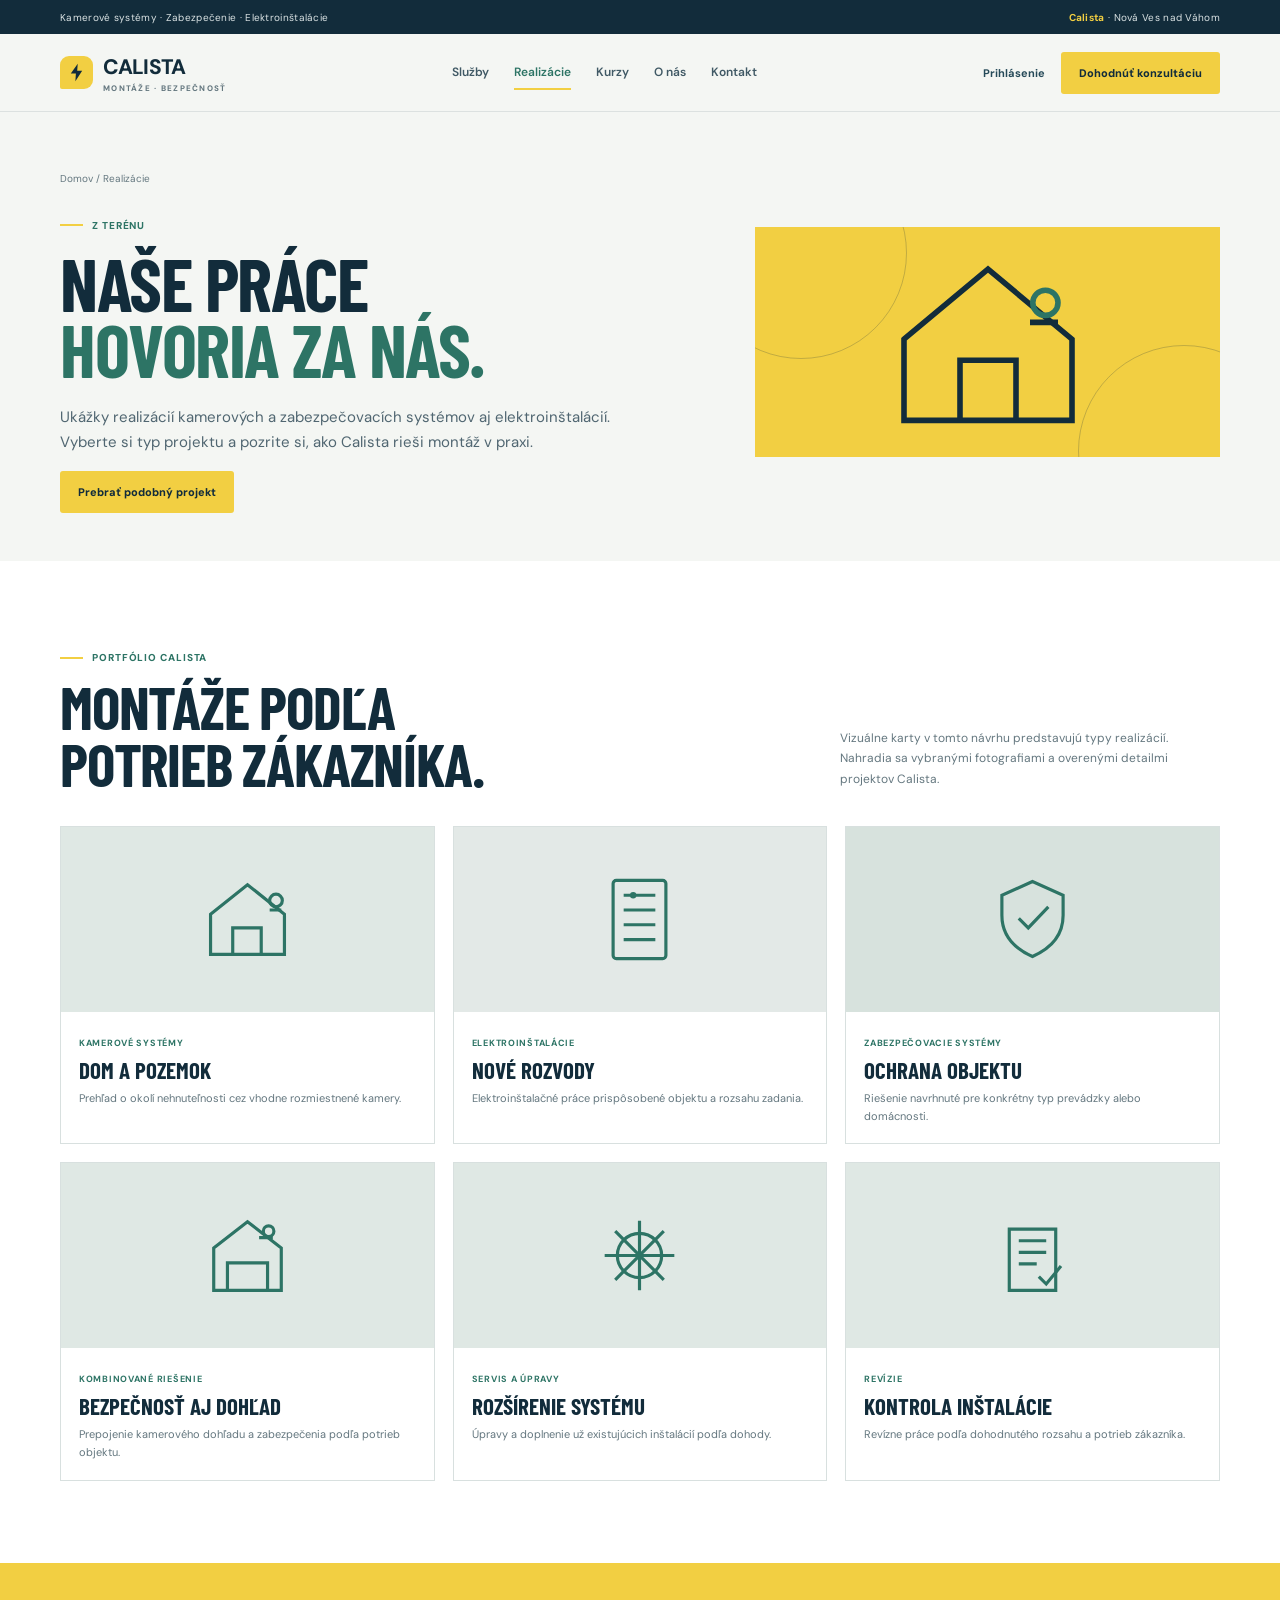
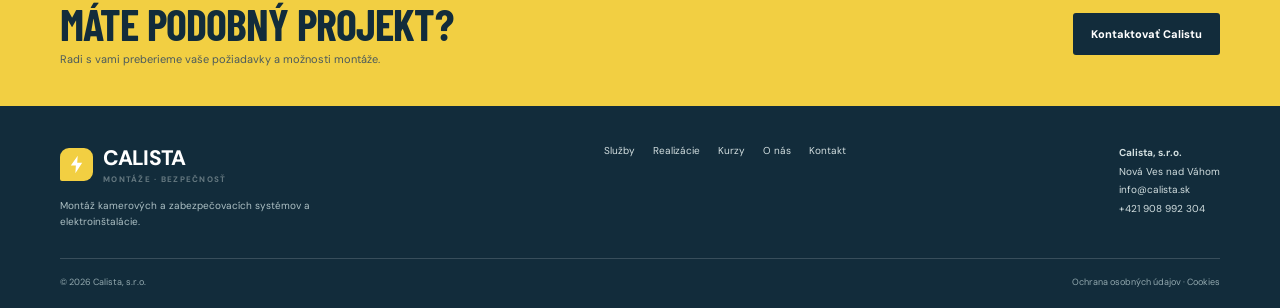
<file: calista-multipage/realizacie.html>
<!doctype html><html lang="sk"><head><meta charset="utf-8"><meta name="viewport" content="width=device-width,initial-scale=1"><title>Realizácie | Calista</title><link rel="icon" href="assets/favicon.svg" type="image/svg+xml"><meta name="description" content="Pozrite si ukážky prác a montážnych realizácií firmy Calista."><link rel="stylesheet" href="assets/site.css"></head><body data-page="work">
<div class="topbar"><div class="container"><span>Kamerové systémy · Zabezpečenie · Elektroinštalácie</span><span><strong>Calista</strong> · Nová Ves nad Váhom</span></div></div><header class="header"><div class="container nav"><a class="brand" href="index.html"><span class="brand-mark"><svg viewBox="0 0 24 24"><path d="M13.4 2 5.5 13h5.8L10.7 22l7.8-12h-5.7L13.4 2Z" fill="currentColor"/></svg></span><span>CALISTA<small>MONTÁŽE · BEZPEČNOSŤ</small></span></a><nav class="nav-links"><a data-page-link="services" href="sluzby.html">Služby</a><a data-page-link="work" href="realizacie.html">Realizácie</a><a data-page-link="courses" href="kurzy.html">Kurzy</a><a data-page-link="about" href="o-nas.html">O nás</a><a data-page-link="contact" href="kontakt.html">Kontakt</a></nav><div class="nav-actions"><a class="login-link" href="prihlasenie.html">Prihlásenie</a><a class="btn" href="kontakt.html">Dohodnúť konzultáciu</a><button class="menu-toggle" aria-label="Otvoriť menu" aria-expanded="false"><svg width="22" height="22" viewBox="0 0 24 24"><path d="M4 7h16M4 12h16M4 17h16" stroke="currentColor" stroke-width="1.7"/></svg></button></div></div></header>
<main><section class="page-hero"><div class="container page-hero-grid"><div><div class="breadcrumbs"><a href="index.html">Domov</a> / Realizácie</div><div class="eyebrow">Z terénu</div><h1>Naše práce<br><span>hovoria za nás.</span></h1><p class="lead">Ukážky realizácií kamerových a zabezpečovacích systémov aj elektroinštalácií. Vyberte si typ projektu a pozrite si, ako Calista rieši montáž v praxi.</p><a class="btn" href="kontakt.html">Prebrať podobný projekt</a></div><div class="page-art"><svg viewBox="0 0 150 140" fill="none"><path d="M15 68 75 18l60 50v58H15V68Z" stroke="#122c3b" stroke-width="4"/><path d="M55 126V83h40v43M105 56h20" stroke="#122c3b" stroke-width="4"/><circle cx="116" cy="42" r="9" stroke="#2d7465" stroke-width="4"/></svg></div></div></section>
<section class="section section-white"><div class="container"><div class="section-head"><div><div class="eyebrow">Portfólio Calista</div><h2>Montáže podľa<br>potrieb zákazníka.</h2></div><p>Vizuálne karty v tomto návrhu predstavujú typy realizácií. Nahradia sa vybranými fotografiami a overenými detailmi projektov Calista.</p></div><div class="content-grid">
<article class="content-card"><div class="visual"><svg viewBox="0 0 90 90" fill="none"><path d="M10 40 45 12l35 28v38H10V40Z" stroke="currentColor" stroke-width="3"/><path d="M31 78V53h27v25M66 36h11" stroke="currentColor" stroke-width="3"/><circle cx="72" cy="27" r="6" stroke="currentColor" stroke-width="3"/></svg></div><div class="body"><small>Kamerové systémy</small><h3>Dom a pozemok</h3><p>Prehľad o okolí nehnuteľnosti cez vhodne rozmiestnené kamery.</p></div></article>
<article class="content-card"><div class="visual"><svg viewBox="0 0 90 90" fill="none"><rect x="20" y="8" width="50" height="74" rx="3" stroke="currentColor" stroke-width="3"/><path d="M30 22h30M30 36h30M30 50h30M30 64h30" stroke="currentColor" stroke-width="3"/><circle cx="39" cy="22" r="3" fill="currentColor"/></svg></div><div class="body"><small>Elektroinštalácie</small><h3>Nové rozvody</h3><p>Elektroinštalačné práce prispôsobené objektu a rozsahu zadania.</p></div></article>
<article class="content-card"><div class="visual"><svg viewBox="0 0 90 90" fill="none"><path d="M45 9 16 22v19c0 20 13 32 29 39 16-7 29-19 29-39V22L45 9Z" stroke="currentColor" stroke-width="3"/><path d="m32 44 9 9 19-20" stroke="currentColor" stroke-width="3"/></svg></div><div class="body"><small>Zabezpečovacie systémy</small><h3>Ochrana objektu</h3><p>Riešenie navrhnuté pre konkrétny typ prevádzky alebo domácnosti.</p></div></article>
<article class="content-card"><div class="visual"><svg viewBox="0 0 90 90" fill="none"><path d="M13 38 45 13l32 25v40H13V38Z" stroke="currentColor" stroke-width="3"/><path d="M26 78V52h38v26M56 28h13" stroke="currentColor" stroke-width="3"/><circle cx="65" cy="22" r="5" stroke="currentColor" stroke-width="3"/></svg></div><div class="body"><small>Kombinované riešenie</small><h3>Bezpečnosť aj dohľad</h3><p>Prepojenie kamerového dohľadu a zabezpečenia podľa potrieb objektu.</p></div></article>
<article class="content-card"><div class="visual"><svg viewBox="0 0 90 90" fill="none"><path d="M45 12v66M12 45h66M22 22l46 46M68 22 22 68" stroke="currentColor" stroke-width="3"/><circle cx="45" cy="45" r="21" stroke="currentColor" stroke-width="3"/></svg></div><div class="body"><small>Servis a úpravy</small><h3>Rozšírenie systému</h3><p>Úpravy a doplnenie už existujúcich inštalácií podľa dohody.</p></div></article>
<article class="content-card"><div class="visual"><svg viewBox="0 0 90 90" fill="none"><path d="M23 20h44v58H23zM32 31h26M32 42h26M32 53h17" stroke="currentColor" stroke-width="3"/><path d="m51 65 7 7 14-17" stroke="currentColor" stroke-width="3"/></svg></div><div class="body"><small>Revízie</small><h3>Kontrola inštalácie</h3><p>Revízne práce podľa dohodnutého rozsahu a potrieb zákazníka.</p></div></article>
</div></div></section><section class="cta-band"><div class="container cta-inner"><div><h2>Máte podobný projekt?</h2><p>Radi s vami preberieme vaše požiadavky a možnosti montáže.</p></div><a class="btn btn-dark" href="kontakt.html">Kontaktovať Calistu</a></div></section></main>
<footer class="footer"><div class="container"><div class="footer-main"><div><a class="brand" href="index.html"><span class="brand-mark"><svg viewBox="0 0 24 24"><path d="M13.4 2 5.5 13h5.8L10.7 22l7.8-12h-5.7L13.4 2Z" fill="currentColor"/></svg></span><span>CALISTA<small>MONTÁŽE · BEZPEČNOSŤ</small></span></a><p class="footer-note">Montáž kamerových a zabezpečovacích systémov a elektroinštalácie.</p></div><div class="footer-links"><a href="sluzby.html">Služby</a><a href="realizacie.html">Realizácie</a><a href="kurzy.html">Kurzy</a><a href="o-nas.html">O nás</a><a href="kontakt.html">Kontakt</a></div><div class="footer-contact"><b>Calista, s.r.o.</b><br>Nová Ves nad Váhom<br><a href="mailto:info@calista.sk">info@calista.sk</a><br><a href="tel:+421908992304">+421 908 992 304</a></div></div><div class="footer-bottom"><span>© 2026 Calista, s.r.o.</span><span>Ochrana osobných údajov · Cookies</span></div></div></footer><div class="toast" role="status" aria-live="polite"></div><script src="assets/site.js"></script></body></html>
</file>
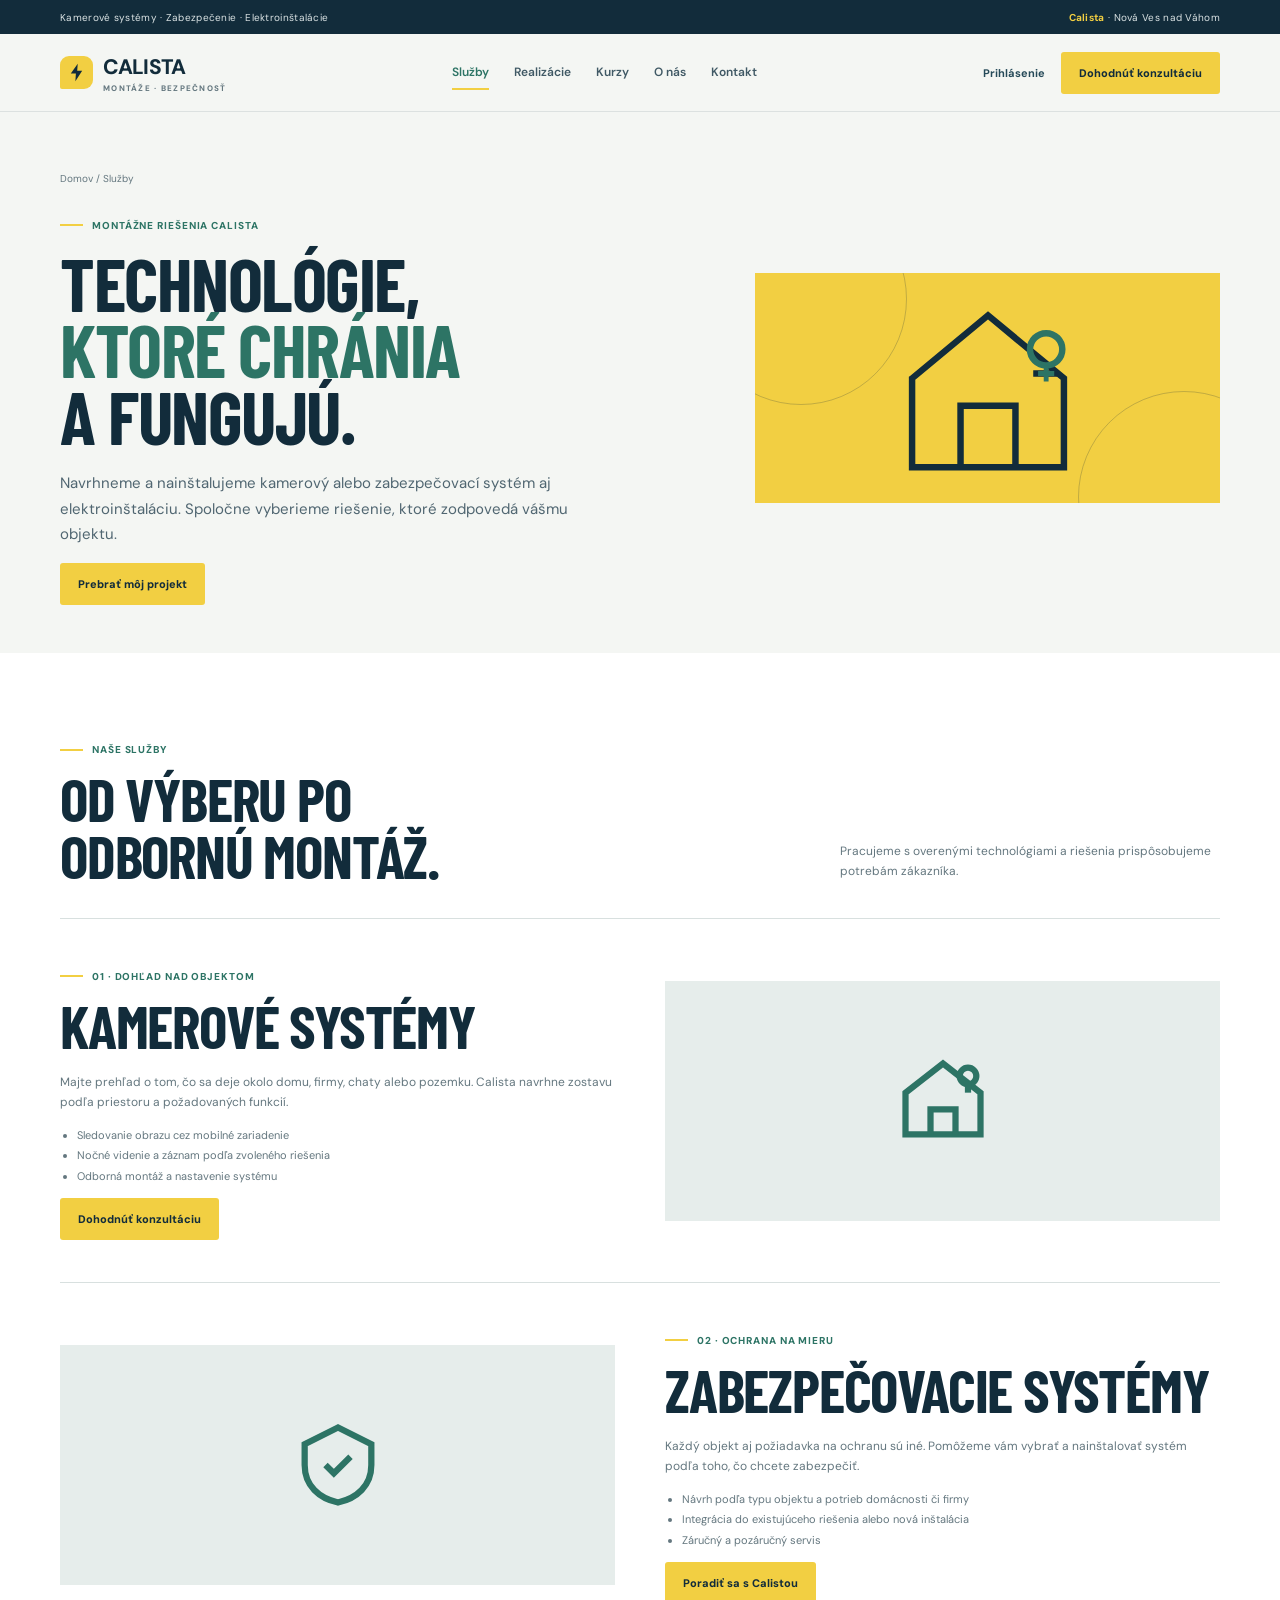
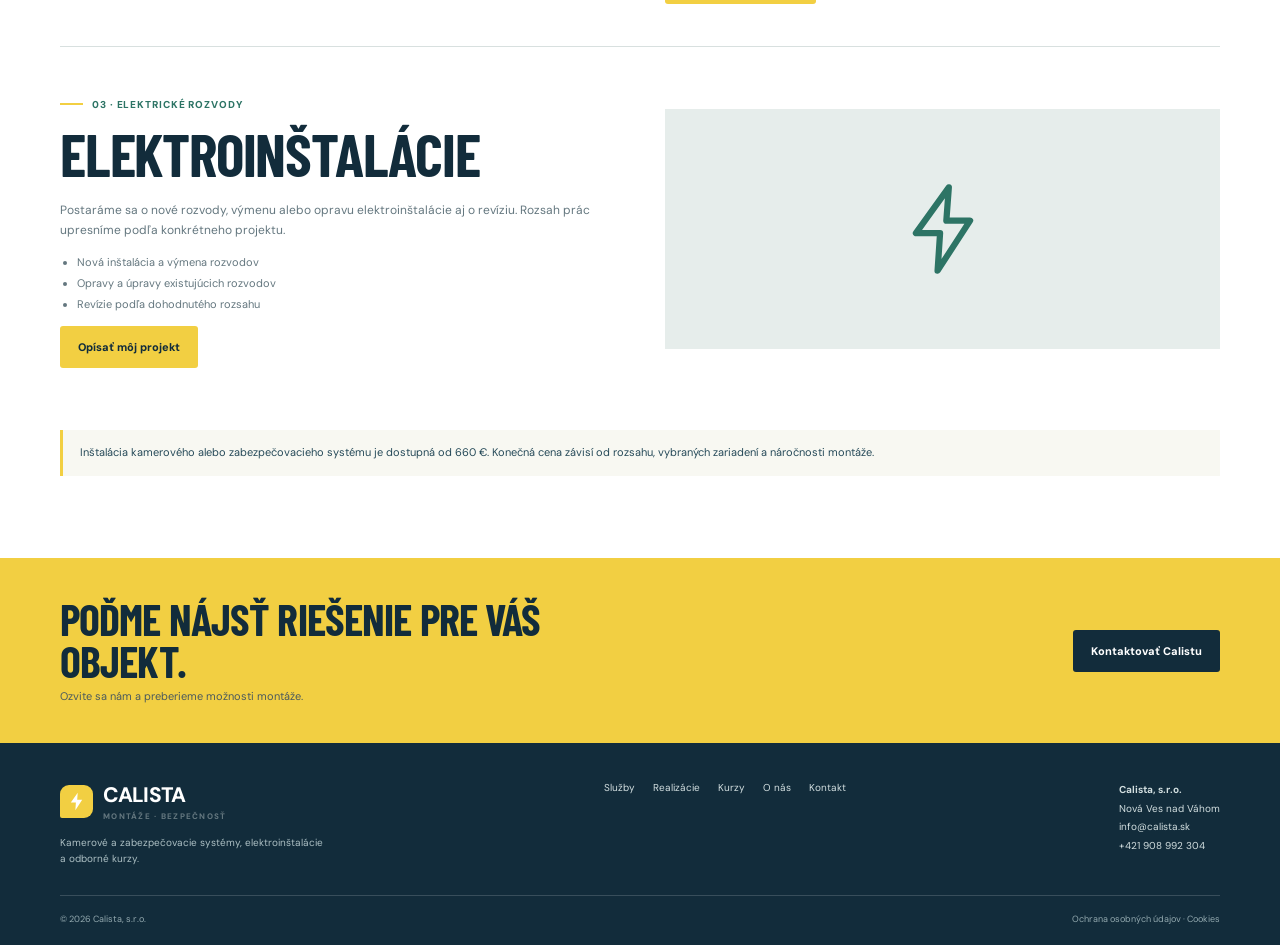
<file: calista-multipage/sluzby.html>
<!doctype html><html lang="sk"><head><meta charset="utf-8"><meta name="viewport" content="width=device-width,initial-scale=1"><title>Služby | Calista</title><link rel="icon" href="assets/favicon.svg" type="image/svg+xml"><meta name="description" content="Kamerové systémy, zabezpečovacie systémy a elektroinštalácie od firmy Calista. Návrh, odborná montáž a servis."><link rel="stylesheet" href="assets/site.css"></head>
<body data-page="services"><div class="topbar"><div class="container"><span>Kamerové systémy · Zabezpečenie · Elektroinštalácie</span><span><strong>Calista</strong> · Nová Ves nad Váhom</span></div></div><header class="header"><div class="container nav"><a class="brand" href="index.html"><span class="brand-mark"><svg viewBox="0 0 24 24"><path d="M13.4 2 5.5 13h5.8L10.7 22l7.8-12h-5.7L13.4 2Z" fill="currentColor"/></svg></span><span>CALISTA<small>MONTÁŽE · BEZPEČNOSŤ</small></span></a><nav class="nav-links"><a data-page-link="services" href="sluzby.html">Služby</a><a data-page-link="work" href="realizacie.html">Realizácie</a><a data-page-link="courses" href="kurzy.html">Kurzy</a><a data-page-link="about" href="o-nas.html">O nás</a><a data-page-link="contact" href="kontakt.html">Kontakt</a></nav><div class="nav-actions"><a class="login-link" href="prihlasenie.html">Prihlásenie</a><a class="btn" href="kontakt.html">Dohodnúť konzultáciu</a><button class="menu-toggle" aria-label="Otvoriť menu" aria-expanded="false"><svg width="22" height="22" viewBox="0 0 24 24"><path d="M4 7h16M4 12h16M4 17h16" stroke="currentColor" stroke-width="1.7"/></svg></button></div></div></header>
<main><section class="page-hero"><div class="container page-hero-grid"><div><div class="breadcrumbs"><a href="index.html">Domov</a> / Služby</div><div class="eyebrow">Montážne riešenia Calista</div><h1>Technológie,<br><span>ktoré chránia</span><br>a fungujú.</h1><p class="lead">Navrhneme a nainštalujeme kamerový alebo zabezpečovací systém aj elektroinštaláciu. Spoločne vyberieme riešenie, ktoré zodpovedá vášmu objektu.</p><a class="btn" href="kontakt.html">Prebrať môj projekt</a></div><div class="page-art"><svg viewBox="0 0 130 140" fill="none"><path d="M18 64 65 25l47 39v55H18V64Z" stroke="#122c3b" stroke-width="4"/><path d="M48 119V81h34v38M93 61h15" stroke="#122c3b" stroke-width="4"/><circle cx="101" cy="46" r="10" stroke="#2d7465" stroke-width="4"/><path d="M101 56v10m-5-5h10" stroke="#2d7465" stroke-width="3"/></svg></div></div></section>
<section class="section section-white"><div class="container"><div class="section-head"><div><div class="eyebrow">Naše služby</div><h2>Od výberu po<br>odbornú montáž.</h2></div><p>Pracujeme s overenými technológiami a riešenia prispôsobujeme potrebám zákazníka.</p></div>
<article class="service-detail" id="kamerove"><div class="detail-visual"><svg viewBox="0 0 24 24" fill="none"><path d="M3 10 12 3l9 7v10H3V10Z" stroke="currentColor" stroke-width="1.5"/><path d="M9 20v-6h6v6" stroke="currentColor" stroke-width="1.5"/><circle cx="18" cy="6" r="2" stroke="currentColor" stroke-width="1.5"/><path d="M18 8v2" stroke="currentColor" stroke-width="1.5"/></svg></div><div><div class="eyebrow">01 · Dohľad nad objektom</div><h2>Kamerové systémy</h2><p>Majte prehľad o tom, čo sa deje okolo domu, firmy, chaty alebo pozemku. Calista navrhne zostavu podľa priestoru a požadovaných funkcií.</p><ul class="bullet-list"><li>Sledovanie obrazu cez mobilné zariadenie</li><li>Nočné videnie a záznam podľa zvoleného riešenia</li><li>Odborná montáž a nastavenie systému</li></ul><a class="btn" href="kontakt.html">Dohodnúť konzultáciu</a></div></article>
<article class="service-detail" id="zabezpecenie"><div class="detail-visual"><svg viewBox="0 0 24 24" fill="none"><path d="M12 3 4 7v5c0 5 3.5 8 8 9 4.5-1 8-4 8-9V7l-8-4Z" stroke="currentColor" stroke-width="1.5"/><path d="m9 12 2 2 4-4" stroke="currentColor" stroke-width="1.5"/></svg></div><div><div class="eyebrow">02 · Ochrana na mieru</div><h2>Zabezpečovacie systémy</h2><p>Každý objekt aj požiadavka na ochranu sú iné. Pomôžeme vám vybrať a nainštalovať systém podľa toho, čo chcete zabezpečiť.</p><ul class="bullet-list"><li>Návrh podľa typu objektu a potrieb domácnosti či firmy</li><li>Integrácia do existujúceho riešenia alebo nová inštalácia</li><li>Záručný a pozáručný servis</li></ul><a class="btn" href="kontakt.html">Poradiť sa s Calistou</a></div></article>
<article class="service-detail" id="elektro"><div class="detail-visual"><svg viewBox="0 0 24 24" fill="none"><path d="M13.4 2 5.5 13h5.8L10.7 22l7.8-12h-5.7L13.4 2Z" stroke="currentColor" stroke-width="1.5" stroke-linejoin="round"/></svg></div><div><div class="eyebrow">03 · Elektrické rozvody</div><h2>Elektroinštalácie</h2><p>Postaráme sa o nové rozvody, výmenu alebo opravu elektroinštalácie aj o revíziu. Rozsah prác upresníme podľa konkrétneho projektu.</p><ul class="bullet-list"><li>Nová inštalácia a výmena rozvodov</li><li>Opravy a úpravy existujúcich rozvodov</li><li>Revízie podľa dohodnutého rozsahu</li></ul><a class="btn" href="kontakt.html">Opísať môj projekt</a></div></article>
<div class="notice">Inštalácia kamerového alebo zabezpečovacieho systému je dostupná od 660 €. Konečná cena závisí od rozsahu, vybraných zariadení a náročnosti montáže.</div></div></section>
<section class="cta-band"><div class="container cta-inner"><div><h2>Poďme nájsť riešenie pre váš objekt.</h2><p>Ozvite sa nám a preberieme možnosti montáže.</p></div><a class="btn btn-dark" href="kontakt.html">Kontaktovať Calistu</a></div></section></main>
<footer class="footer"><div class="container"><div class="footer-main"><div><a class="brand" href="index.html"><span class="brand-mark"><svg viewBox="0 0 24 24"><path d="M13.4 2 5.5 13h5.8L10.7 22l7.8-12h-5.7L13.4 2Z" fill="currentColor"/></svg></span><span>CALISTA<small>MONTÁŽE · BEZPEČNOSŤ</small></span></a><p class="footer-note">Kamerové a zabezpečovacie systémy, elektroinštalácie a odborné kurzy.</p></div><div class="footer-links"><a href="sluzby.html">Služby</a><a href="realizacie.html">Realizácie</a><a href="kurzy.html">Kurzy</a><a href="o-nas.html">O nás</a><a href="kontakt.html">Kontakt</a></div><div class="footer-contact"><b>Calista, s.r.o.</b><br>Nová Ves nad Váhom<br><a href="mailto:info@calista.sk">info@calista.sk</a><br><a href="tel:+421908992304">+421 908 992 304</a></div></div><div class="footer-bottom"><span>© 2026 Calista, s.r.o.</span><span>Ochrana osobných údajov · Cookies</span></div></div></footer><div class="toast" role="status" aria-live="polite"></div><script src="assets/site.js"></script></body></html>
</file>
<file: calista-multipage/assets/site.css>
@import url('https://fonts.googleapis.com/css2?family=Barlow+Condensed:wght@500;600;700;800&family=DM+Sans:wght@400;500;600;700&display=swap');
:root{--ink:#122c3b;--ink2:#264a59;--green:#2d7465;--yellow:#f2cf42;--paper:#f4f6f3;--white:#fff;--line:#d8e0df;--muted:#64777f;--display:'Barlow Condensed','Arial Narrow',sans-serif;--body:'DM Sans',Arial,sans-serif}
*{box-sizing:border-box}html{scroll-behavior:smooth}body{margin:0;background:var(--paper);color:var(--ink);font-family:var(--body);-webkit-font-smoothing:antialiased}a{color:inherit;text-decoration:none}button,input,textarea,select{font:inherit}button{cursor:pointer}.container{width:min(1160px,calc(100% - 48px));margin:auto}.topbar{height:34px;background:var(--ink);color:#dbe3e4;font-size:10px;letter-spacing:.03em}.topbar .container{height:100%;display:flex;justify-content:space-between;align-items:center}.topbar strong{color:var(--yellow)}
.header{height:78px;position:sticky;top:0;z-index:20;background:rgba(244,246,243,.96);backdrop-filter:blur(12px);border-bottom:1px solid rgba(18,44,59,.1)}.nav{height:100%;display:flex;align-items:center;justify-content:space-between;gap:24px}.brand{display:inline-flex;align-items:center;gap:10px;font-weight:800;font-size:21px;letter-spacing:-.04em;flex-shrink:0}.brand-mark{width:33px;height:33px;border-radius:9px 9px 9px 2px;background:var(--yellow);display:grid;place-items:center}.brand-mark svg{width:21px}.brand small{display:block;font-size:8px;letter-spacing:.16em;color:var(--muted);margin-top:2px}.nav-links{display:flex;align-items:center;gap:25px;font-weight:600;font-size:12px;color:#405965}.nav-links a{padding:8px 0;border-bottom:2px solid transparent}.nav-links a:hover,.nav-links a[aria-current=page]{color:var(--green);border-color:var(--yellow)}.nav-actions{display:flex;align-items:center;gap:16px}.login-link{font-size:11px;font-weight:700;background:none;border:0;color:var(--ink2)}.btn{display:inline-flex;align-items:center;justify-content:center;gap:12px;padding:14px 18px;border:0;border-radius:3px;background:var(--yellow);color:var(--ink);font-weight:800;font-size:11px;transition:transform .18s,background .18s}.btn:hover{background:#ffdd56;transform:translateY(-2px)}.btn svg{width:15px}.btn-dark{background:var(--ink);color:white}.btn-dark:hover{background:var(--ink2)}.btn-outline{background:transparent;border:1px solid var(--ink);padding:13px 17px}.menu-toggle{display:none;border:0;background:none;padding:8px;color:var(--ink)}
.eyebrow{display:inline-flex;align-items:center;gap:9px;text-transform:uppercase;color:var(--green);font-weight:800;font-size:10px;letter-spacing:.09em}.eyebrow:before{content:'';width:23px;height:2px;background:var(--yellow-dark,var(--yellow))}h1,h2,h3,p{margin-top:0}h1,h2,.display{font-family:var(--display);text-transform:uppercase;letter-spacing:-.02em}h1{font-size:clamp(55px,6.7vw,86px);line-height:.9;font-weight:700;margin:18px 0 22px}h1 span{color:var(--green)}h2{font-size:clamp(40px,5vw,60px);line-height:.95;margin:14px 0 18px}h3{font-family:var(--display);text-transform:uppercase;font-size:28px;line-height:1;margin:0 0 12px}.lead{font-size:15px;line-height:1.7;color:#506671;max-width:560px}.muted{color:var(--muted)}.text-link{font-size:11px;font-weight:700;border-bottom:1px solid #89989c;padding-bottom:4px}.text-link:hover{color:var(--green);border-color:var(--green)}
.hero{padding:46px 0 62px;overflow:hidden}.hero-grid{display:grid;grid-template-columns:.93fr 1.07fr;align-items:center;gap:40px}.hero-copy{max-width:530px}.hero-copy .lead{margin-bottom:25px}.hero-actions{display:flex;gap:16px;align-items:center;flex-wrap:wrap}.hero-proof{display:flex;align-items:center;gap:12px;margin-top:32px;color:var(--muted);font-size:10px;line-height:1.5}.proof-seal{width:40px;height:40px;border:1px solid #a8b9b3;border-radius:50%;display:grid;place-items:center;font-weight:800;color:var(--green);font-size:10px}.hero-proof b{display:block;color:var(--ink);font-size:11px}.hero-visual{min-height:440px;background:var(--yellow);position:relative;display:grid;place-items:center;clip-path:polygon(5% 0,100% 0,100% 91%,93% 100%,0 100%,0 7%)}.hero-visual:before{content:'';position:absolute;inset:18px 18px 18px 30px;border:1px solid rgba(18,44,59,.22)}.visual-label{position:absolute;top:27px;left:44px;text-transform:uppercase;letter-spacing:.1em;font-size:9px;font-weight:800}.visual-tag{position:absolute;bottom:26px;right:26px;background:var(--ink);color:white;padding:10px 13px;font-size:9px;font-weight:700;letter-spacing:.08em;text-transform:uppercase}.visual-mark{position:absolute;left:26px;bottom:26px;width:40px;height:40px;border:1px solid rgba(18,44,59,.35);border-radius:50%;display:grid;place-items:center;font:20px var(--display)}.panel-art{width:82%;max-width:500px;filter:drop-shadow(0 18px 20px rgba(18,44,59,.16))}
.trustbar{background:var(--ink);color:white;padding:18px 0}.trustbar .container{display:flex;justify-content:space-between;gap:18px;align-items:center}.trust-item{display:flex;align-items:center;gap:10px;font-size:10px;color:#d7e1e1}.trust-item strong{color:white;display:block;font-size:11px}.trust-icon{width:26px;height:26px;color:var(--yellow);flex:0 0 auto}.section{padding:82px 0}.section-white{background:white}.section-head{display:flex;align-items:end;justify-content:space-between;gap:32px;margin-bottom:34px}.section-head h2{margin-bottom:0}.section-head p{font-size:12px;line-height:1.7;color:var(--muted);max-width:380px;margin:0 0 3px}.service-grid{display:grid;grid-template-columns:repeat(3,1fr);border-block:1px solid var(--line)}.service-card{padding:28px 28px 30px 0;min-height:240px;display:flex;flex-direction:column;align-items:flex-start}.service-card+.service-card{border-left:1px solid var(--line);padding-left:28px}.service-icon{width:44px;height:44px;background:var(--yellow);display:grid;place-items:center;margin-bottom:19px}.service-icon svg{width:23px;height:23px}.service-card p{font-size:12px;line-height:1.65;color:var(--muted);margin-bottom:20px}.service-card .text-link{margin-top:auto}
.split{display:grid;grid-template-columns:.95fr 1.05fr;align-items:center;gap:68px}.illustration{min-height:360px;background:#e6edeb;position:relative;display:grid;place-items:center;overflow:hidden}.illustration:after{content:'';position:absolute;width:240px;height:240px;border:1px solid #aebfba;border-radius:50%}.illustration svg{position:relative;z-index:1;width:85%;max-width:440px}.sticker{position:absolute;right:15px;bottom:15px;z-index:2;background:var(--yellow);padding:12px 14px;font:19px/.95 var(--display);text-transform:uppercase}.copy p{font-size:13px;line-height:1.75;color:var(--muted)}.check-list{display:grid;gap:12px;margin:22px 0 27px}.check{display:flex;align-items:center;gap:10px;font-size:11px;font-weight:600;color:var(--ink2)}.check i{font-style:normal;width:20px;height:20px;display:grid;place-items:center;background:#dce9e3;color:var(--green);border-radius:50%}
.projects-dark{background:var(--ink);color:white}.projects-dark .eyebrow{color:var(--yellow)}.projects-dark .section-head p{color:#b5c3c7}.project-grid{display:grid;grid-template-columns:1.15fr .85fr .85fr;gap:14px}.project-tile{position:relative;min-height:265px;background:#2c4b58;overflow:hidden;padding:22px;display:flex;align-items:end}.project-tile:nth-child(2){background:#446264}.project-tile:nth-child(3){background:#59666a}.project-tile:before,.project-tile:after{content:'';position:absolute;border:1px solid rgba(242,207,66,.5);border-radius:50%;transform:rotate(-25deg)}.project-tile:before{width:235px;height:235px;right:-55px;top:-90px}.project-tile:after{width:165px;height:165px;right:12px;top:-25px}.project-illustration{position:absolute;right:28px;top:45px;width:92px;height:110px;z-index:1;color:var(--yellow)}.project-caption{position:relative;z-index:2}.project-caption small{color:var(--yellow);font-size:9px;text-transform:uppercase;letter-spacing:.12em;font-weight:700}.project-caption h3{font-size:25px;margin:8px 0 0}.fineprint{font-size:9px;color:#9eb0b5;margin-top:14px}
.steps{display:grid;grid-template-columns:repeat(3,1fr);border-top:1px solid var(--line)}.step{padding:24px 28px 0 0}.step+.step{border-left:1px solid var(--line);padding-left:28px}.step svg{width:26px;height:26px;color:var(--green);margin-bottom:19px}.step h3{font-size:24px}.step p{font-size:11px;color:var(--muted);line-height:1.65;margin-bottom:0}
.course-strip{background:#e8eeeb}.course-layout{display:grid;grid-template-columns:.9fr 1.1fr;gap:45px;align-items:center}.course-panel{background:white;padding:30px 34px;border-left:5px solid var(--yellow)}.course-panel h3{font-size:31px;margin:12px 0}.course-panel p{font-size:12px;line-height:1.7;color:var(--muted)}.course-facts{display:grid;grid-template-columns:1fr 1fr;gap:20px}.fact{display:flex;gap:11px;align-items:start}.fact-mark{width:32px;height:32px;border:1px solid #c8d4d0;display:grid;place-items:center;color:var(--green);flex:0 0 auto}.fact-mark svg{width:16px}.fact b{font-size:11px;display:block;margin:2px 0 5px}.fact span{font-size:10px;line-height:1.5;color:var(--muted)}
.course-feature{display:grid;grid-template-columns:.82fr 1.18fr;border-top:1px solid var(--line);border-bottom:1px solid var(--line)}.course-side{padding:34px 34px 34px 0}.course-side h3{font-size:34px;margin:16px 0 11px}.course-side p{font-size:12px;line-height:1.7;color:var(--muted)}.course-side>.btn{margin-top:6px}.course-detail{padding:34px 0 34px 38px;border-left:1px solid var(--line);display:grid;grid-template-columns:1fr 1fr;gap:22px;align-content:center}.instructor{margin-top:25px;display:flex;align-items:center;gap:12px}.instructor-pic{width:45px;height:45px;background:var(--ink);color:var(--yellow);border-radius:50%;display:grid;place-items:center;font:18px var(--display)}.instructor small{display:block;color:var(--muted);text-transform:uppercase;letter-spacing:.08em;font-size:8px;font-weight:700;margin-bottom:3px}.instructor b{font-size:11px}
.page-hero{padding:60px 0 48px}.breadcrumbs{font-size:10px;color:var(--muted);margin-bottom:25px}.breadcrumbs a:hover{color:var(--green)}.page-hero-grid{display:grid;grid-template-columns:1fr .72fr;gap:50px;align-items:center}.page-hero h1{font-size:clamp(48px,6vw,74px)}.page-art{min-height:230px;background:var(--yellow);display:grid;place-items:center;position:relative;overflow:hidden}.page-art svg{width:55%;max-width:210px;position:relative;z-index:1}.page-art:before,.page-art:after{content:'';position:absolute;width:210px;height:210px;border:1px solid rgba(18,44,59,.22);border-radius:50%}.page-art:before{left:-60px;top:-80px}.page-art:after{right:-70px;bottom:-100px}
.service-detail{display:grid;grid-template-columns:1fr 1fr;gap:50px;padding:42px 0;border-top:1px solid var(--line);align-items:center}.service-detail:nth-child(even) .detail-visual{order:2}.service-detail p{font-size:12px;color:var(--muted);line-height:1.7}.detail-visual{min-height:240px;background:#e6edeb;display:grid;place-items:center;color:var(--green)}.detail-visual svg{width:100px;height:100px}.bullet-list{padding-left:17px;color:var(--muted);font-size:11px;line-height:1.9}.notice{border-left:3px solid var(--yellow);padding:14px 17px;background:#f8f8f2;color:var(--ink2);font-size:11px;line-height:1.6;margin-top:20px}
.content-grid{display:grid;grid-template-columns:repeat(3,1fr);gap:18px}.content-card{background:white;border:1px solid var(--line)}.content-card .visual{height:185px;background:#dfe8e4;position:relative;overflow:hidden;display:grid;place-items:center}.content-card:nth-child(2) .visual{background:#e3e9e7}.content-card:nth-child(3) .visual{background:#d7e2dd}.visual svg{width:95px;height:95px;color:var(--green)}.content-card .body{padding:18px}.content-card small{font-size:9px;color:var(--green);font-weight:700;text-transform:uppercase;letter-spacing:.08em}.content-card h3{font-size:23px;margin:8px 0}.content-card p{font-size:11px;color:var(--muted);line-height:1.6;margin:0}.content-card .body .text-link{display:inline-block;margin-top:14px}
.contact-layout{display:grid;grid-template-columns:.8fr 1.2fr;gap:50px}.contact-details{display:grid;gap:16px;margin-top:25px}.contact-row{border-top:1px solid var(--line);padding-top:14px}.contact-row small{display:block;color:var(--muted);text-transform:uppercase;letter-spacing:.08em;font-size:9px;font-weight:700;margin-bottom:5px}.contact-row a,.contact-row strong{font-size:13px}.form{background:white;padding:28px;border:1px solid var(--line)}.form-grid{display:grid;grid-template-columns:1fr 1fr;gap:15px}.form label{display:block;font-size:10px;font-weight:700;margin-bottom:6px}.form input,.form textarea,.form select{width:100%;border:1px solid var(--line);padding:12px;background:#fbfcfa;outline:none;font-size:11px}.form input:focus,.form textarea:focus,.form select:focus{border-color:var(--green);box-shadow:0 0 0 2px rgba(45,116,101,.1)}.form .field{margin-bottom:14px}.form textarea{min-height:105px;resize:vertical}.form .full{grid-column:1/-1}.form .consent{font-size:9px;color:var(--muted);line-height:1.5;margin:8px 0 16px}
.faq-list details{border-top:1px solid var(--line);padding:17px 0}.faq-list details:last-child{border-bottom:1px solid var(--line)}.faq-list summary{cursor:pointer;list-style:none;font-size:12px;font-weight:700;display:flex;justify-content:space-between;gap:18px}.faq-list summary::-webkit-details-marker{display:none}.faq-list summary:after{content:'+';font:22px/12px var(--display);color:var(--green)}.faq-list details[open] summary:after{content:'−'}.faq-list details p{font-size:11px;color:var(--muted);line-height:1.65;margin:12px 25px 0 0}
.login-card{width:min(470px,100%);margin:24px auto;background:white;padding:34px;border:1px solid var(--line)}.login-card h1{font-size:50px;margin:16px 0}.login-card p{font-size:11px;color:var(--muted);line-height:1.6}.login-card .form{border:0;padding:0}.login-card .btn{width:100%;margin-top:5px}.center{text-align:center}.cta-band{background:var(--yellow);padding:40px 0}.cta-inner{display:flex;justify-content:space-between;align-items:center;gap:25px}.cta-inner h2{font-size:clamp(31px,4vw,44px);margin:0;max-width:600px}.cta-inner p{font-size:11px;color:#4b5a5d;margin:8px 0 0}
.footer{background:var(--ink);color:white;padding:38px 0 20px}.footer-main{display:flex;justify-content:space-between;gap:35px;padding-bottom:28px;border-bottom:1px solid rgba(255,255,255,.16)}.footer .brand{color:white}.footer-note{font-size:10px;line-height:1.6;color:#adc0c4;max-width:270px;margin:14px 0 0}.footer-links{display:flex;flex-wrap:wrap;gap:18px;align-content:start;font-size:10px;color:#d3dfe0}.footer-contact{font-size:10px;line-height:1.85;color:#d3dfe0}.footer-bottom{display:flex;justify-content:space-between;gap:14px;padding-top:17px;color:#93a9af;font-size:9px}.toast{position:fixed;bottom:22px;left:50%;transform:translate(-50%,25px);opacity:0;pointer-events:none;background:var(--ink);color:white;padding:12px 17px;font-size:11px;z-index:50;transition:.2s}.toast.show{opacity:1;transform:translate(-50%,0)}
:focus-visible{outline:3px solid var(--green);outline-offset:3px}
@media(max-width:900px){.nav-links{gap:14px}.nav-actions>.btn{display:none}.hero-grid{gap:25px}.hero-visual{min-height:370px}.split{gap:38px}.project-grid{grid-template-columns:1fr 1fr}.project-tile:first-child{grid-column:span 2}}
@media(max-width:700px){.container{width:min(100% - 34px,560px)}.topbar{height:30px;font-size:8px}.header{height:66px}.brand{font-size:19px}.nav-links{display:none;position:absolute;top:65px;left:0;right:0;background:var(--paper);padding:14px 24px 22px;border-bottom:1px solid var(--line);flex-direction:column;align-items:stretch;gap:0}.nav-links.open{display:flex}.nav-links a{padding:12px 0;border-bottom:1px solid var(--line)}.menu-toggle{display:block}.login-link{font-size:10px}.hero{padding:34px 0 45px}.hero-grid,.page-hero-grid{grid-template-columns:1fr;gap:28px}h1{font-size:60px}.hero-visual{min-height:310px}.section{padding:60px 0}.section-head{display:block}.section-head p{margin-top:16px}.service-grid{grid-template-columns:1fr}.service-card{min-height:auto;padding:22px 0}.service-card+.service-card{border-left:0;border-top:1px solid var(--line);padding-left:0}.split,.course-layout,.contact-layout{grid-template-columns:1fr;gap:30px}.course-feature{grid-template-columns:1fr}.course-side{padding:24px 0}.course-detail{border-left:0;border-top:1px solid var(--line);padding:24px 0}.illustration{min-height:290px}.project-grid,.content-grid{grid-template-columns:1fr}.project-tile:first-child{grid-column:auto}.project-tile{min-height:230px}.steps{grid-template-columns:1fr}.step,.step+.step{border-left:0;border-bottom:1px solid var(--line);padding:20px 0}.course-facts{grid-template-columns:1fr 1fr;gap:14px}.page-hero{padding:40px 0 35px}.page-art{min-height:200px}.service-detail{grid-template-columns:1fr;gap:22px;padding:28px 0}.service-detail:nth-child(even) .detail-visual{order:0}.detail-visual{min-height:190px}.form-grid{grid-template-columns:1fr}.form .full{grid-column:auto}.form{padding:21px}.cta-inner{align-items:flex-start;flex-direction:column}.footer-main{flex-direction:column}.footer-bottom{flex-direction:column}.trustbar .container{flex-wrap:wrap;justify-content:flex-start}.trust-item{width:calc(50% - 12px)}}
@media(prefers-reduced-motion:reduce){*{scroll-behavior:auto!important;transition-duration:.01ms!important}}
</file>
